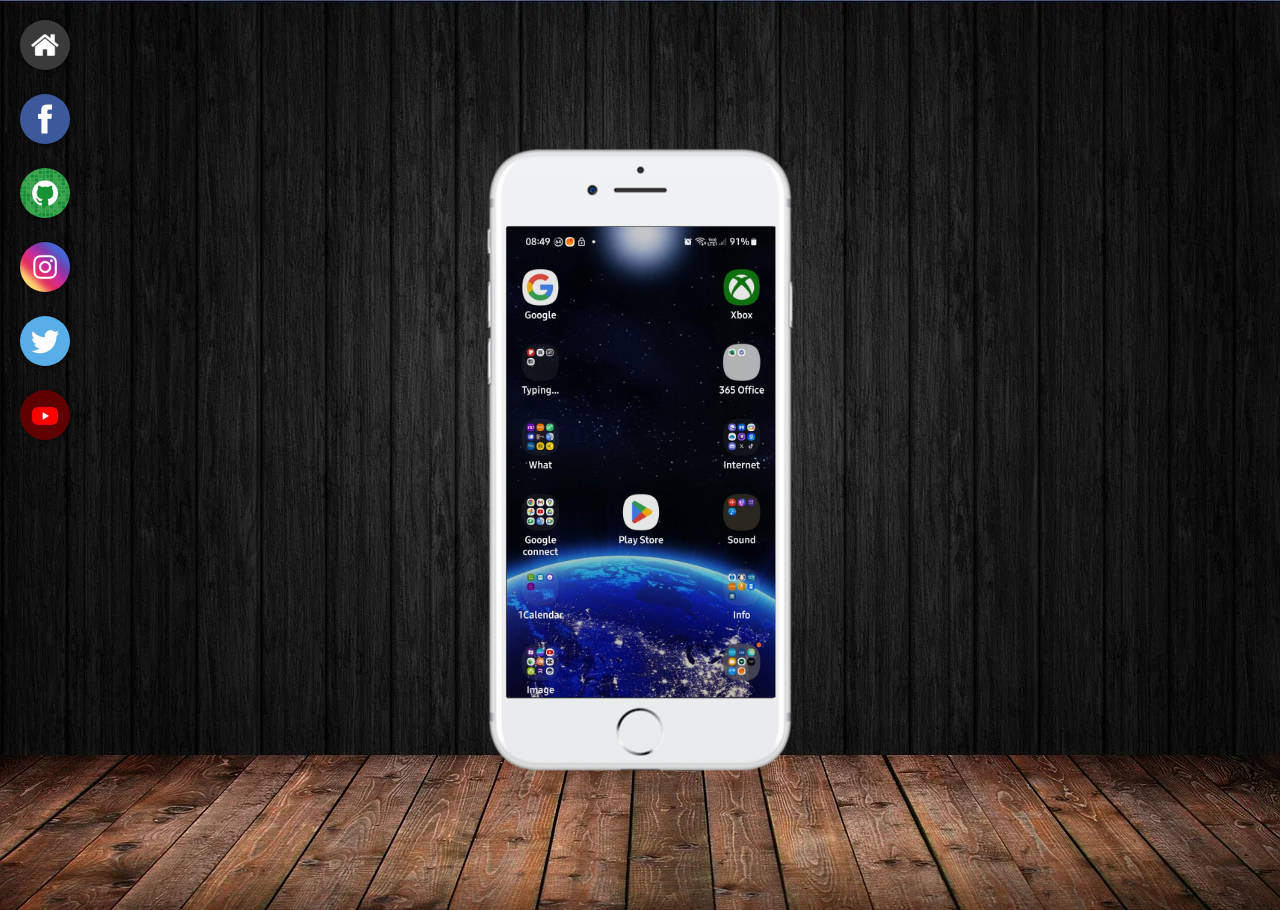
<file: index.html>
<!DOCTYPE html>
<html lang="pt-br">
<head>
    <meta charset="UTF-8">
    <meta name="viewport" content="width=device-width, initial-scale=1.0">
    <title>Projeto Redes Sociais</title>
    <link rel="shortcut icon" href="imagens/favico.png" type="image/x-icon">
    <link rel="stylesheet" href="Estilos/style.css">
</head>
<body>
    
    <main>
        <section id="telefone">
            <iframe src="home.html" name="tela" id="tela" frameborder="0">
                Seu navegador não é compatível com isso. 
            </iframe>
            
        </section>
        <section id="redes-sociais">
            
            <a href="home.html" target="tela"><img src="imagens/logo-home.jpg" alt="Home"></a><br>

            <a href="facebook.html" target="tela"><img src="imagens/logo-facebook.jpg" alt="Facebook"></a><br>

            <a href="github.html" target="tela"><img src="imagens/logo-github.jpg" alt="Github"></a><br>

            <a href="instagram.html" target="tela"><img src="imagens/logo-instagram.jpg" alt="Instagram"></a><br>

            <a href="twitter.html" target="tela"><img src="imagens/logo-twitter.jpg" alt="Twitter"></a><br>

            <a href="youtube.html" target="tela"><img src="imagens/logo-youtube.jpg" alt="Youtube"></a>
        </section>
    </main>
    
</body>
</html>
</file>
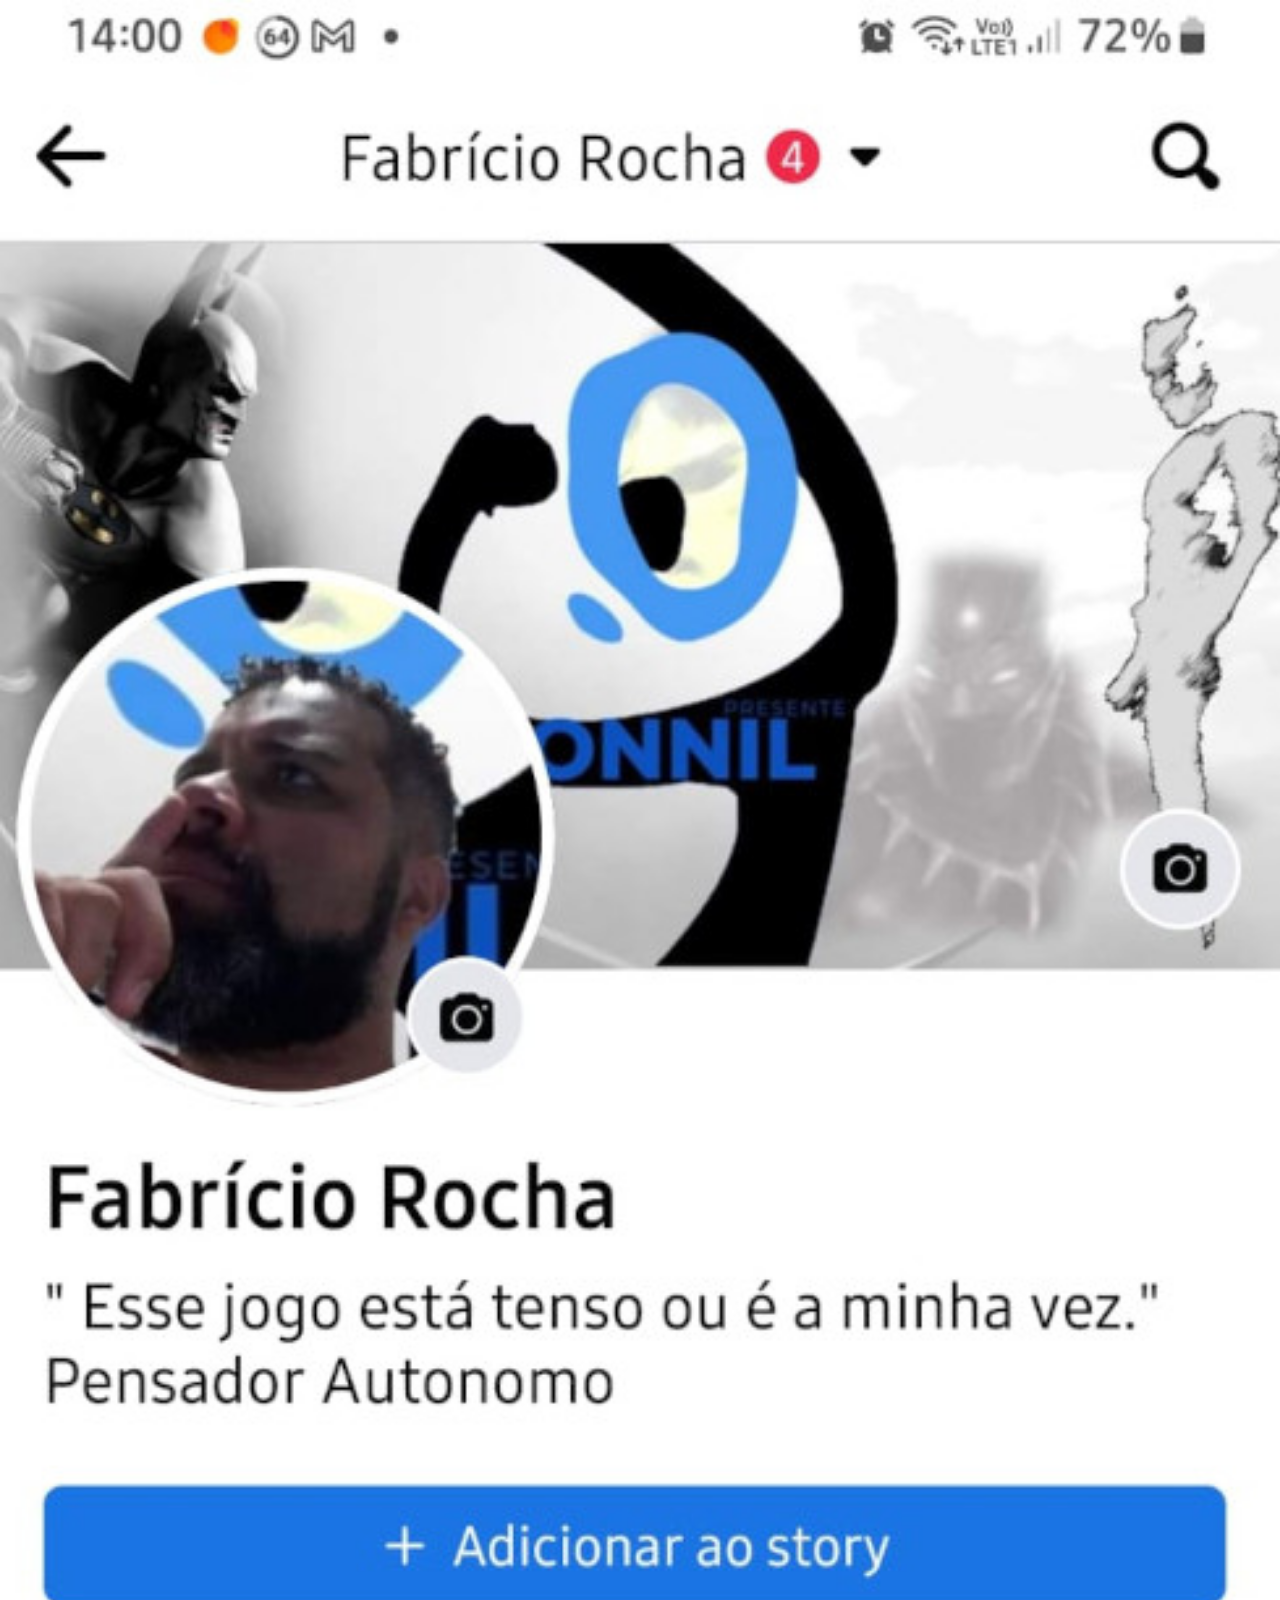
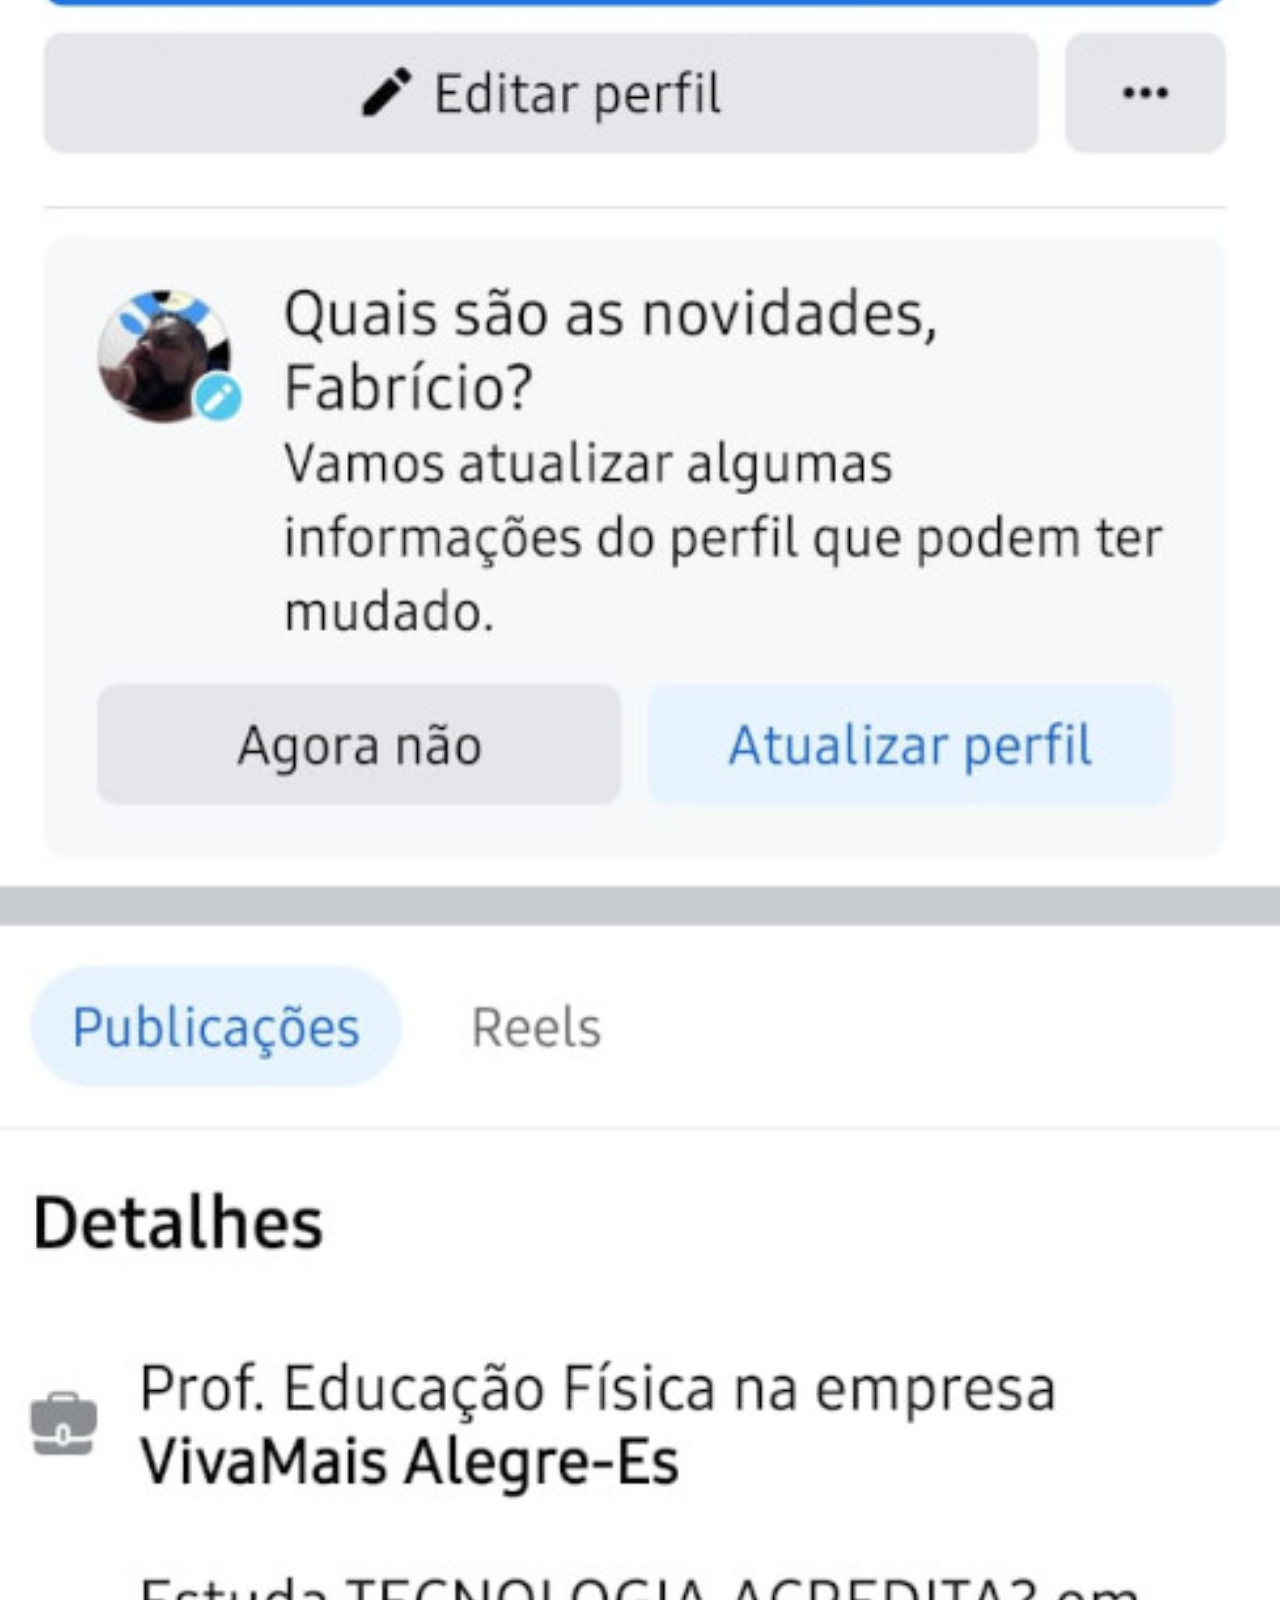
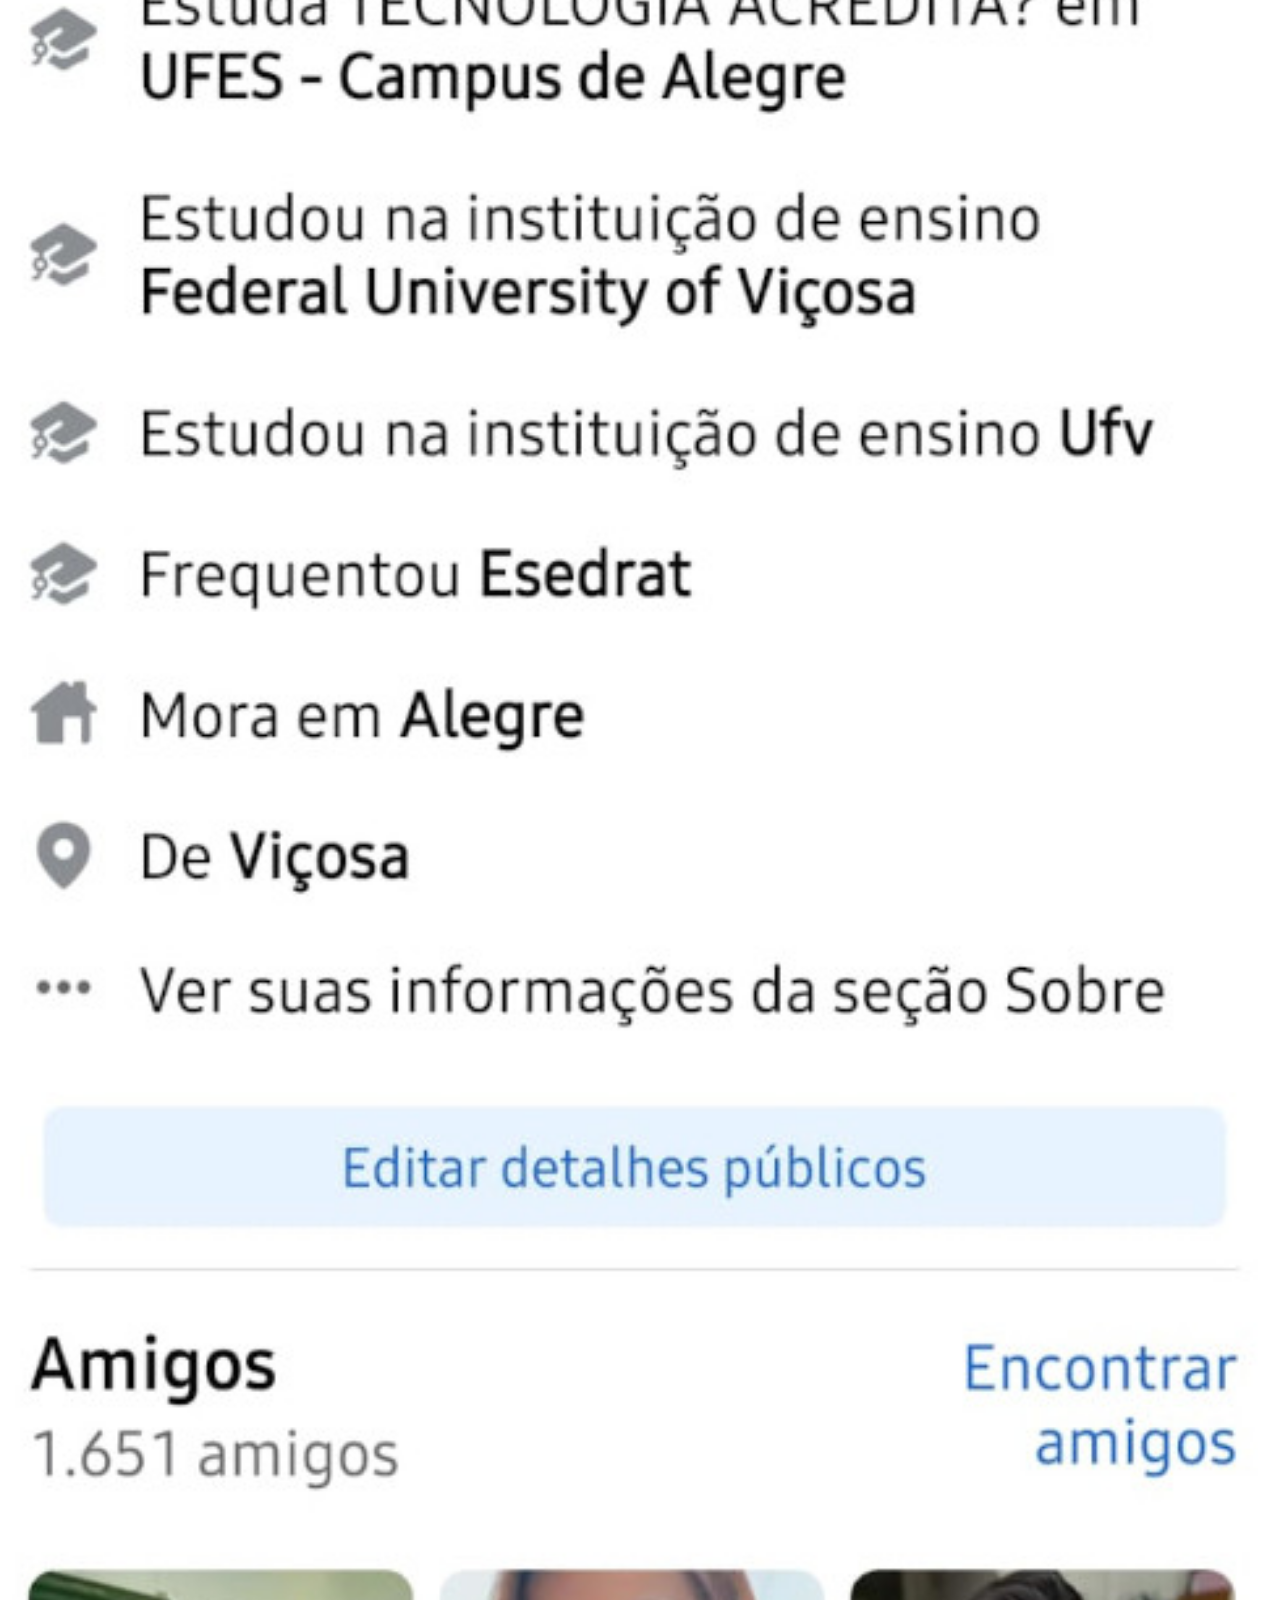
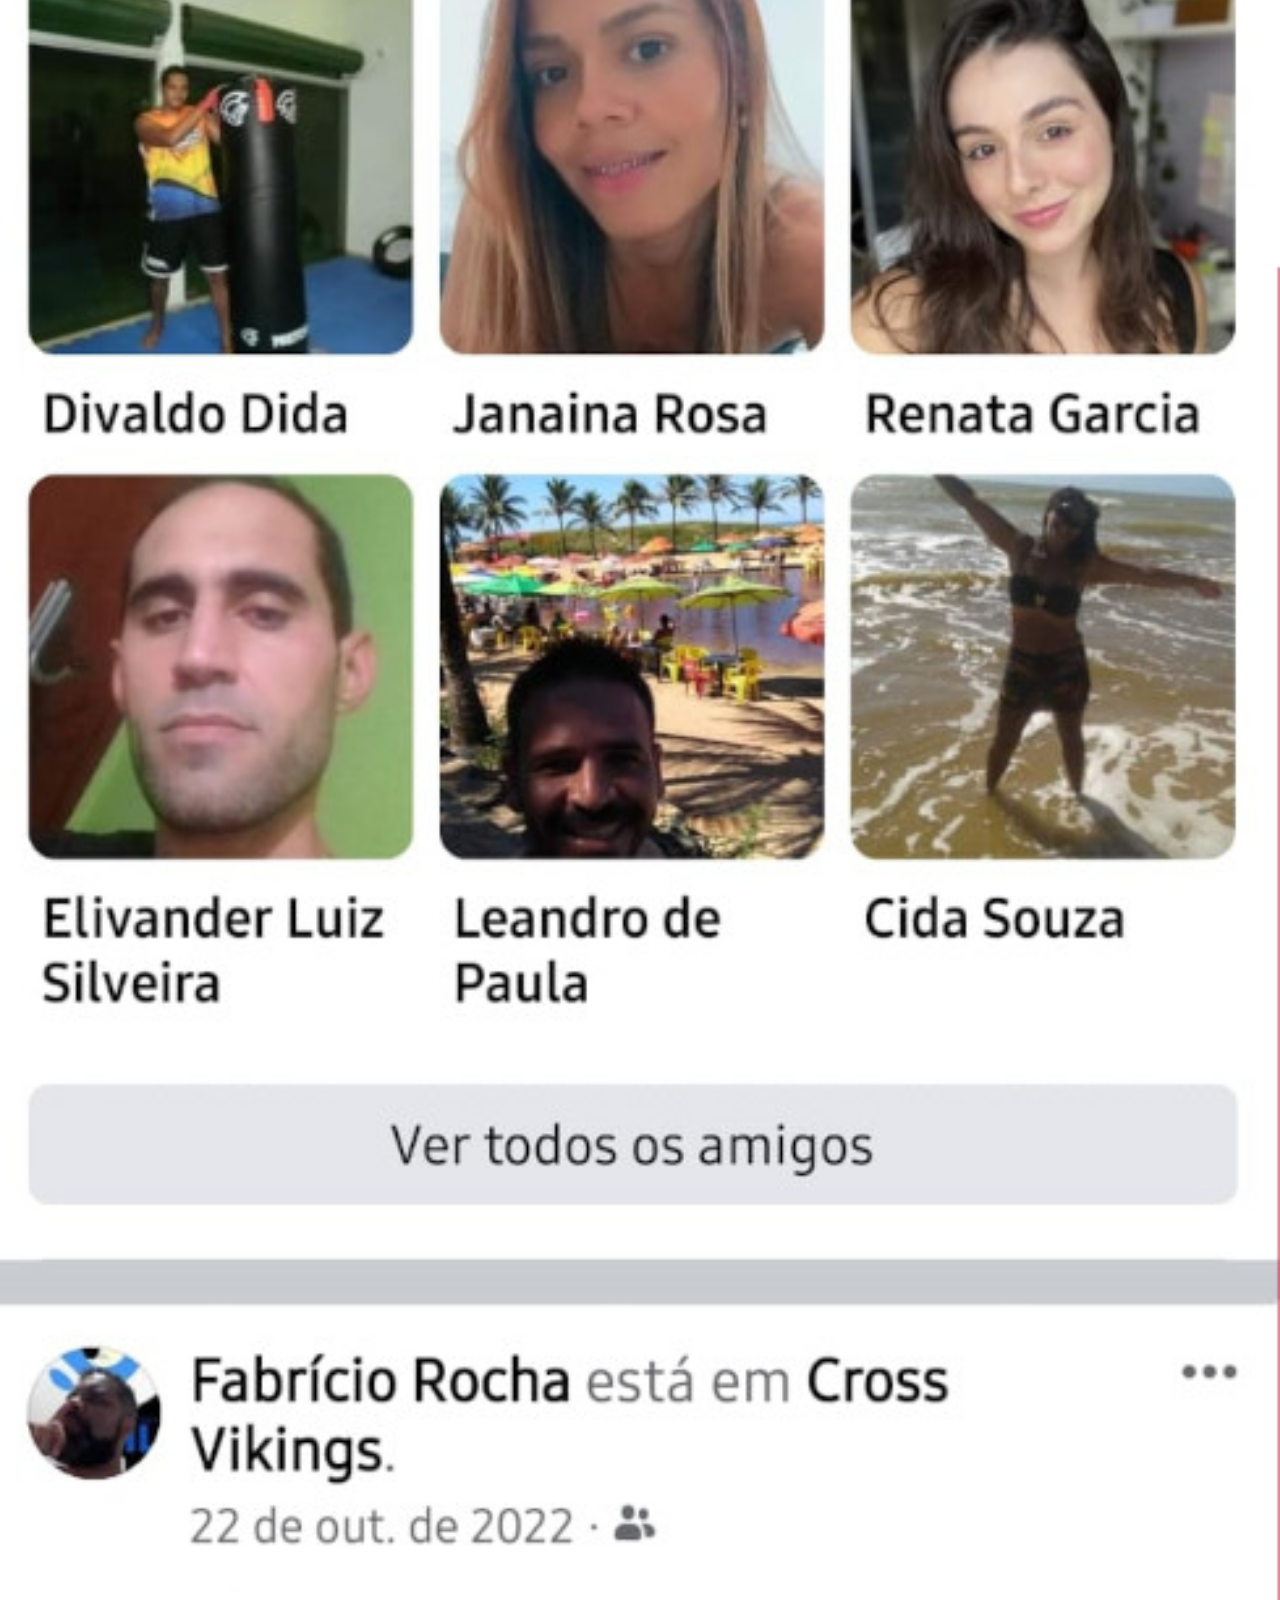
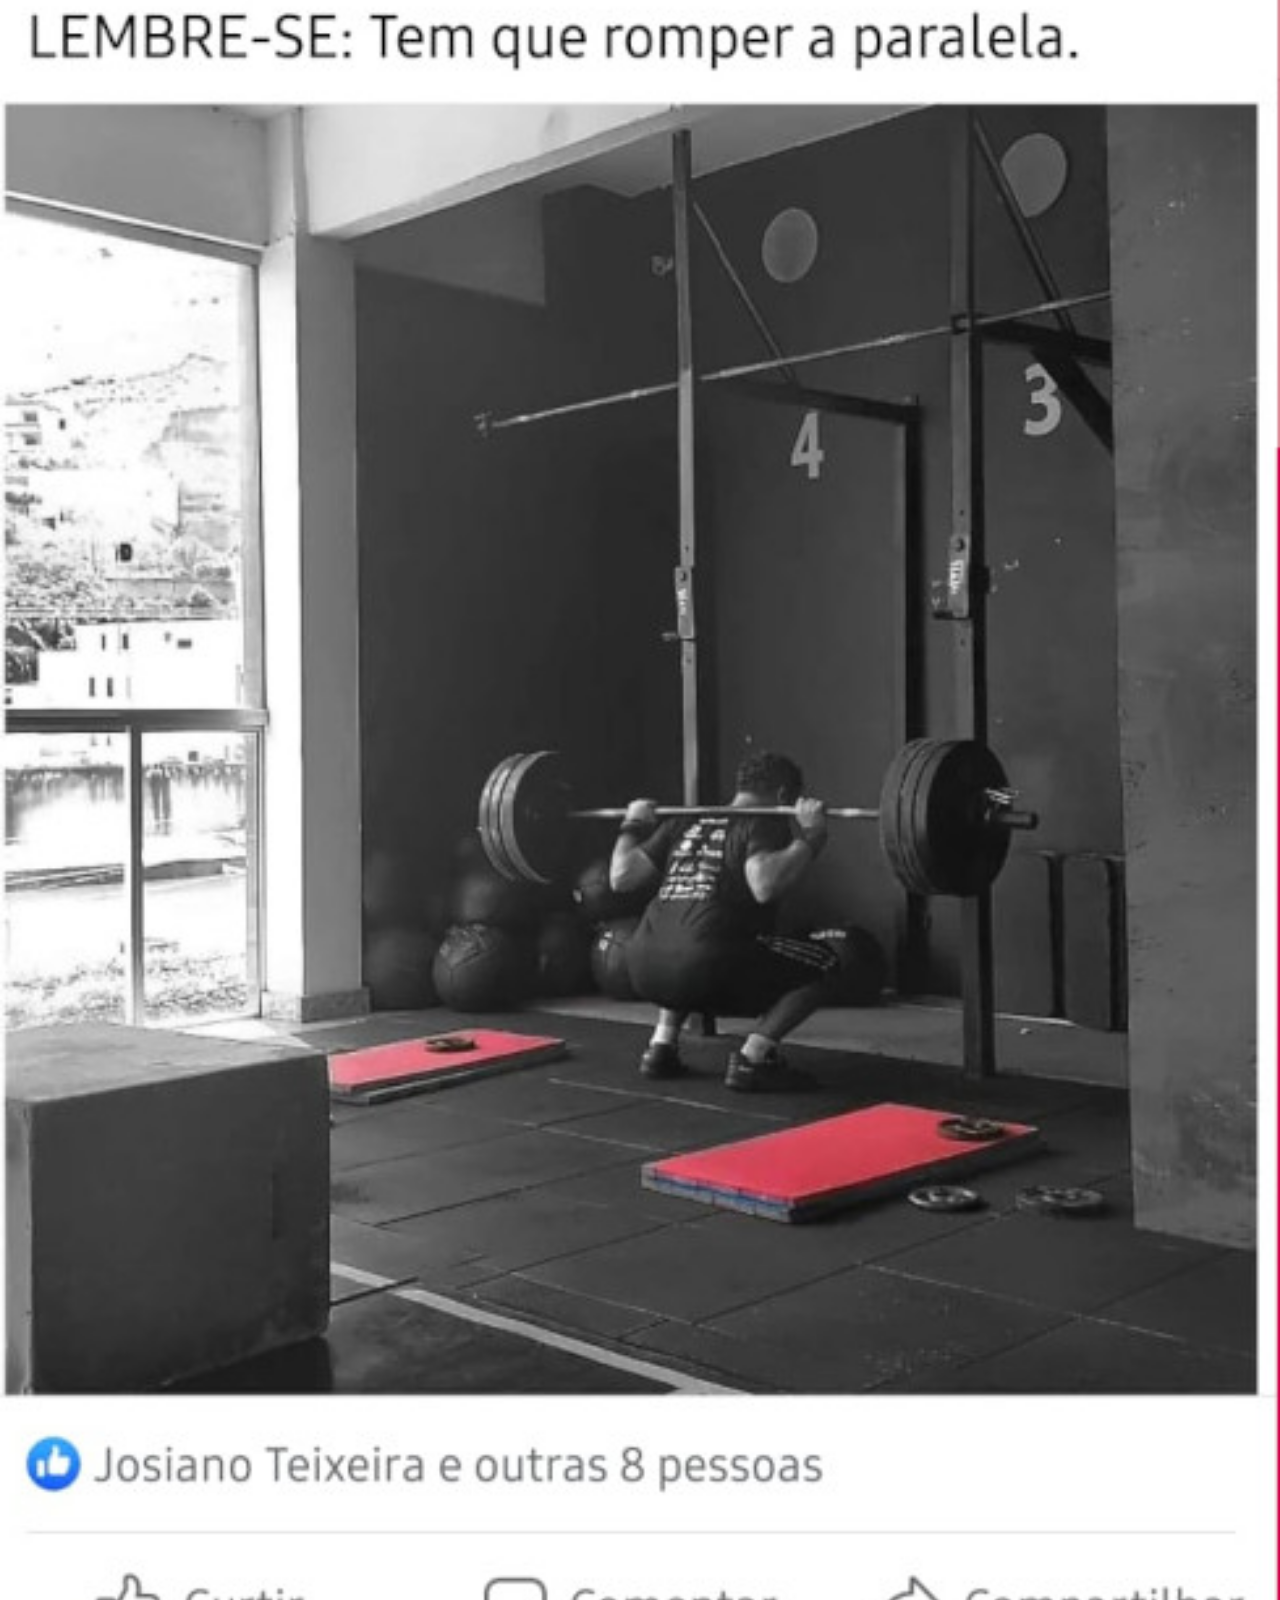
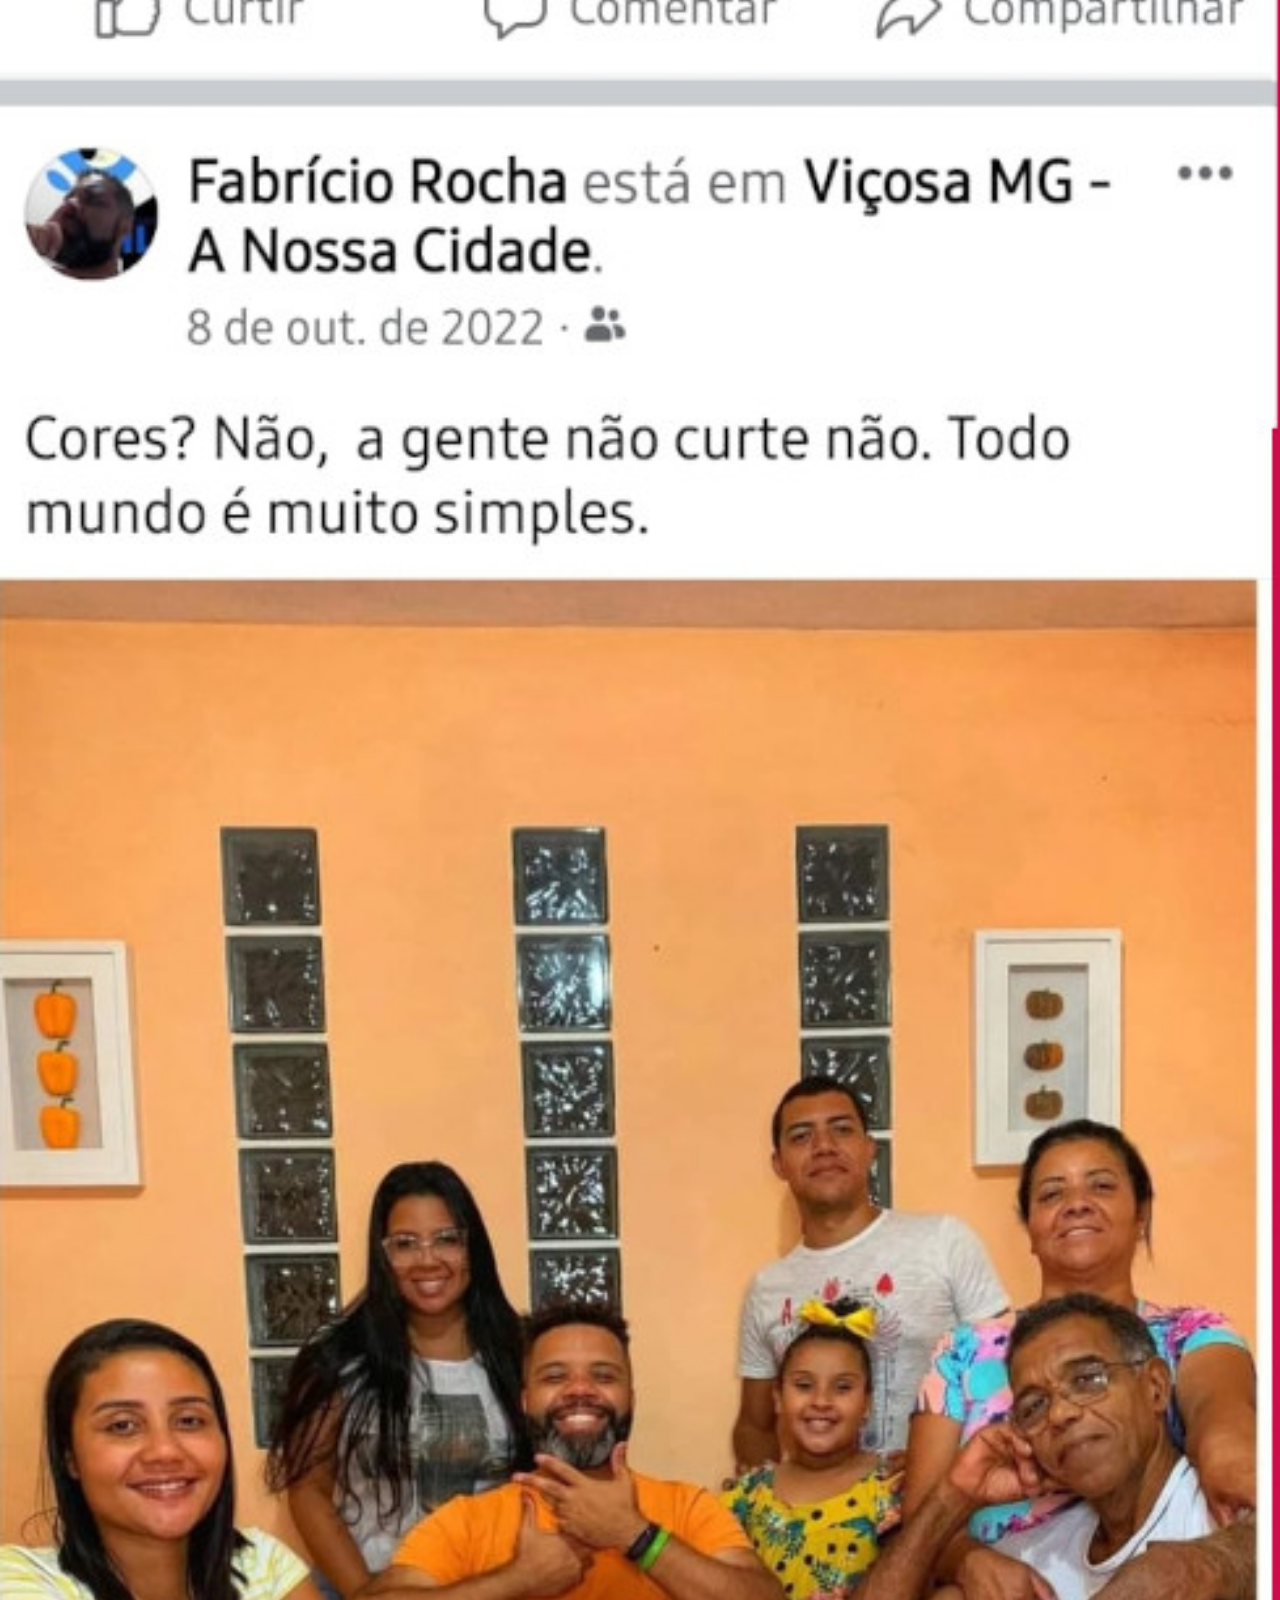
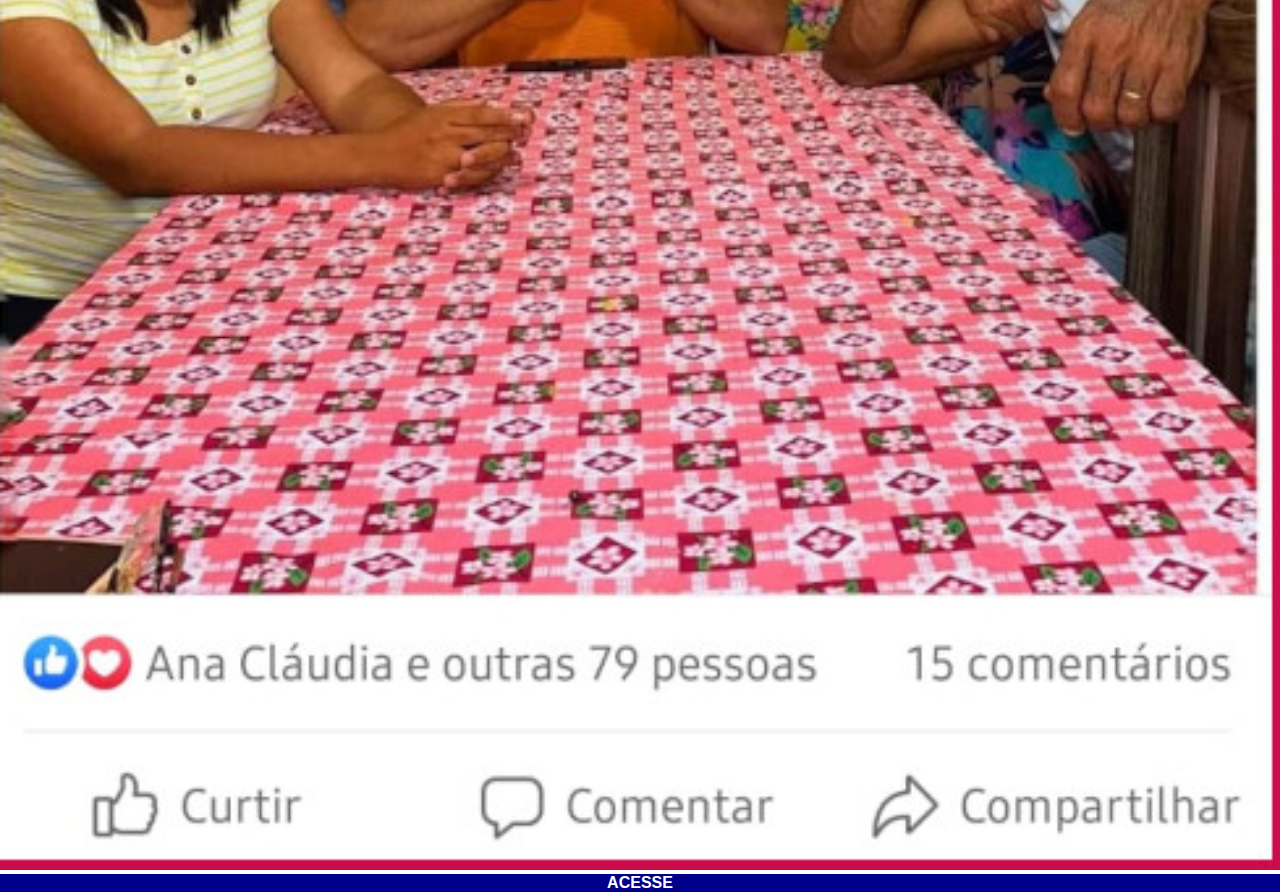
<file: facebook.html>
<!DOCTYPE html>
<html lang="pt-br">
<head>
    <meta charset="UTF-8">
    <meta name="viewport" content="width=device-width, initial-scale=1.0">
    <title>facebook</title>
    <link rel="stylesheet" href="Estilos/social.css">
</head>

<body>
    <img src="imagens/tela-facebook2.jpg" alt="facebook">
    <a href="https://www.facebook.com/fabricio.rocha.102/?locale=pt_BR" target="_blank">ACESSE</a>
</body>
</html>
</file>
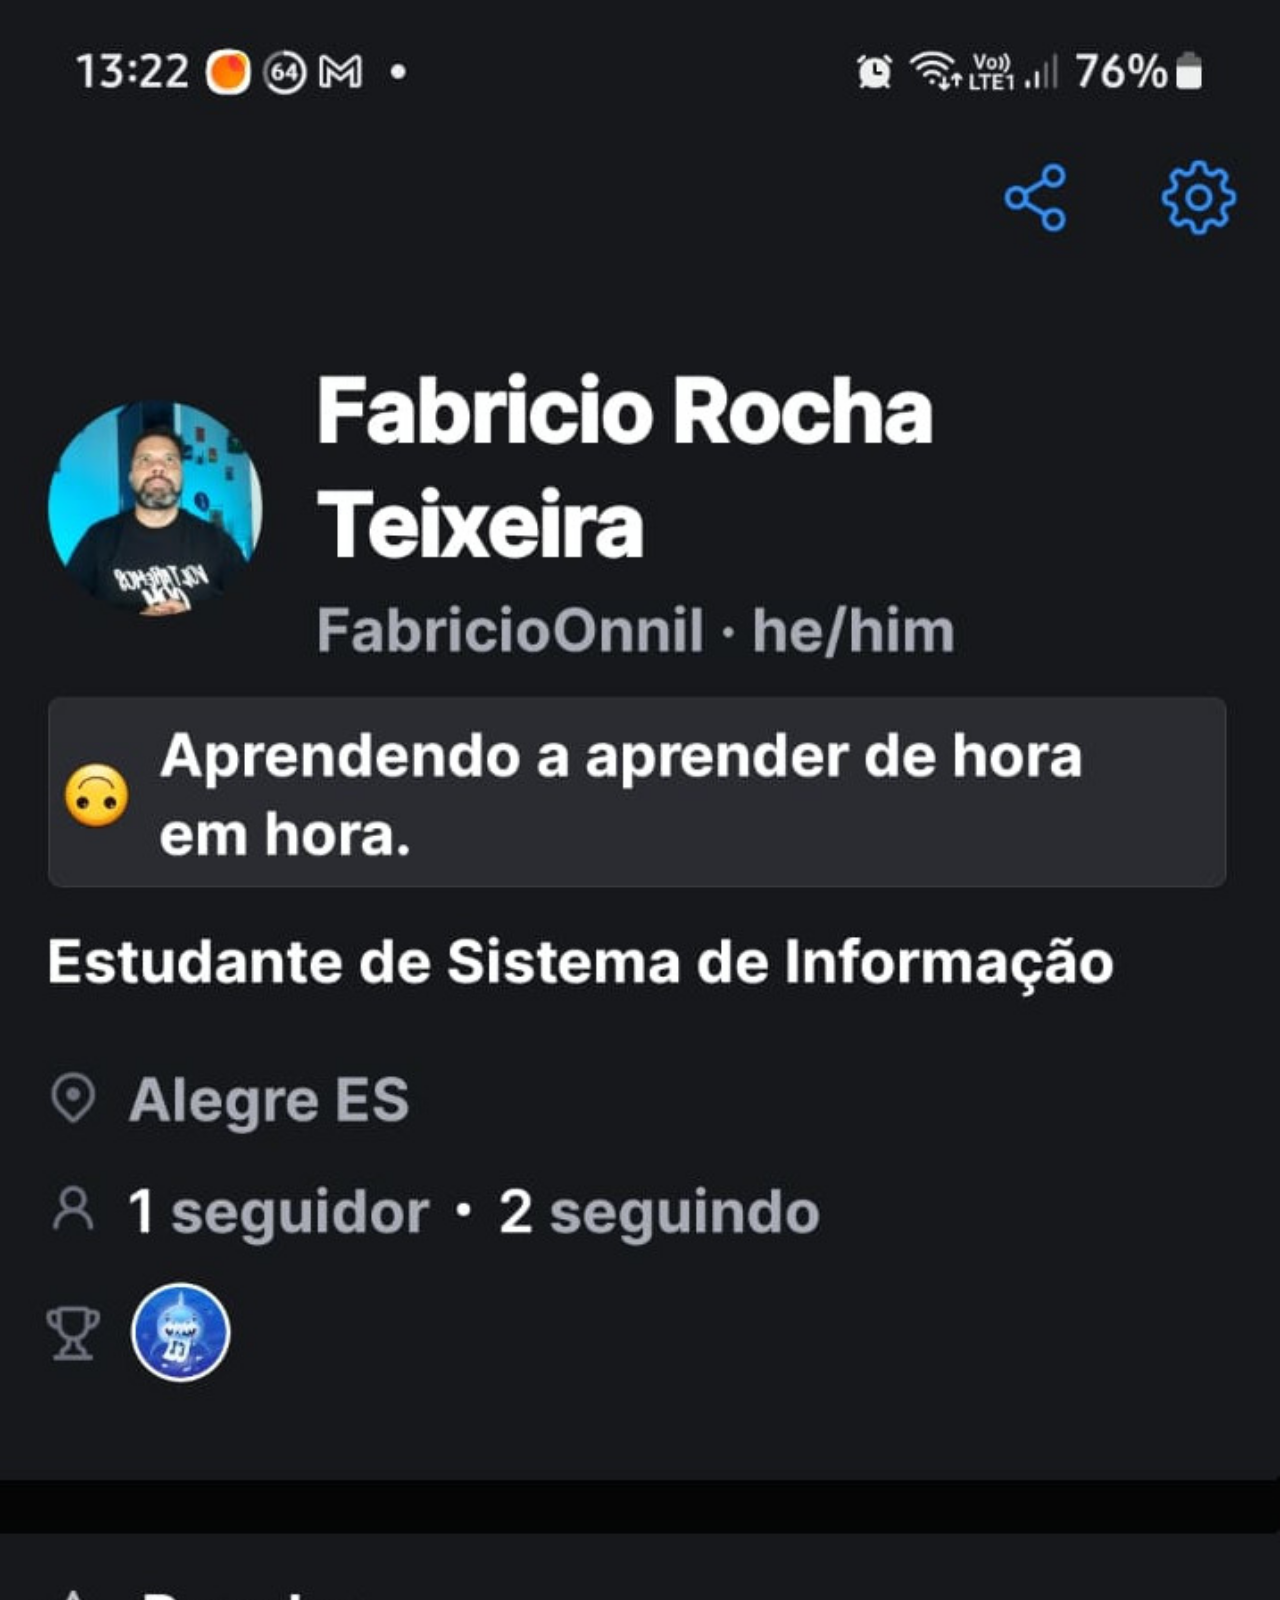
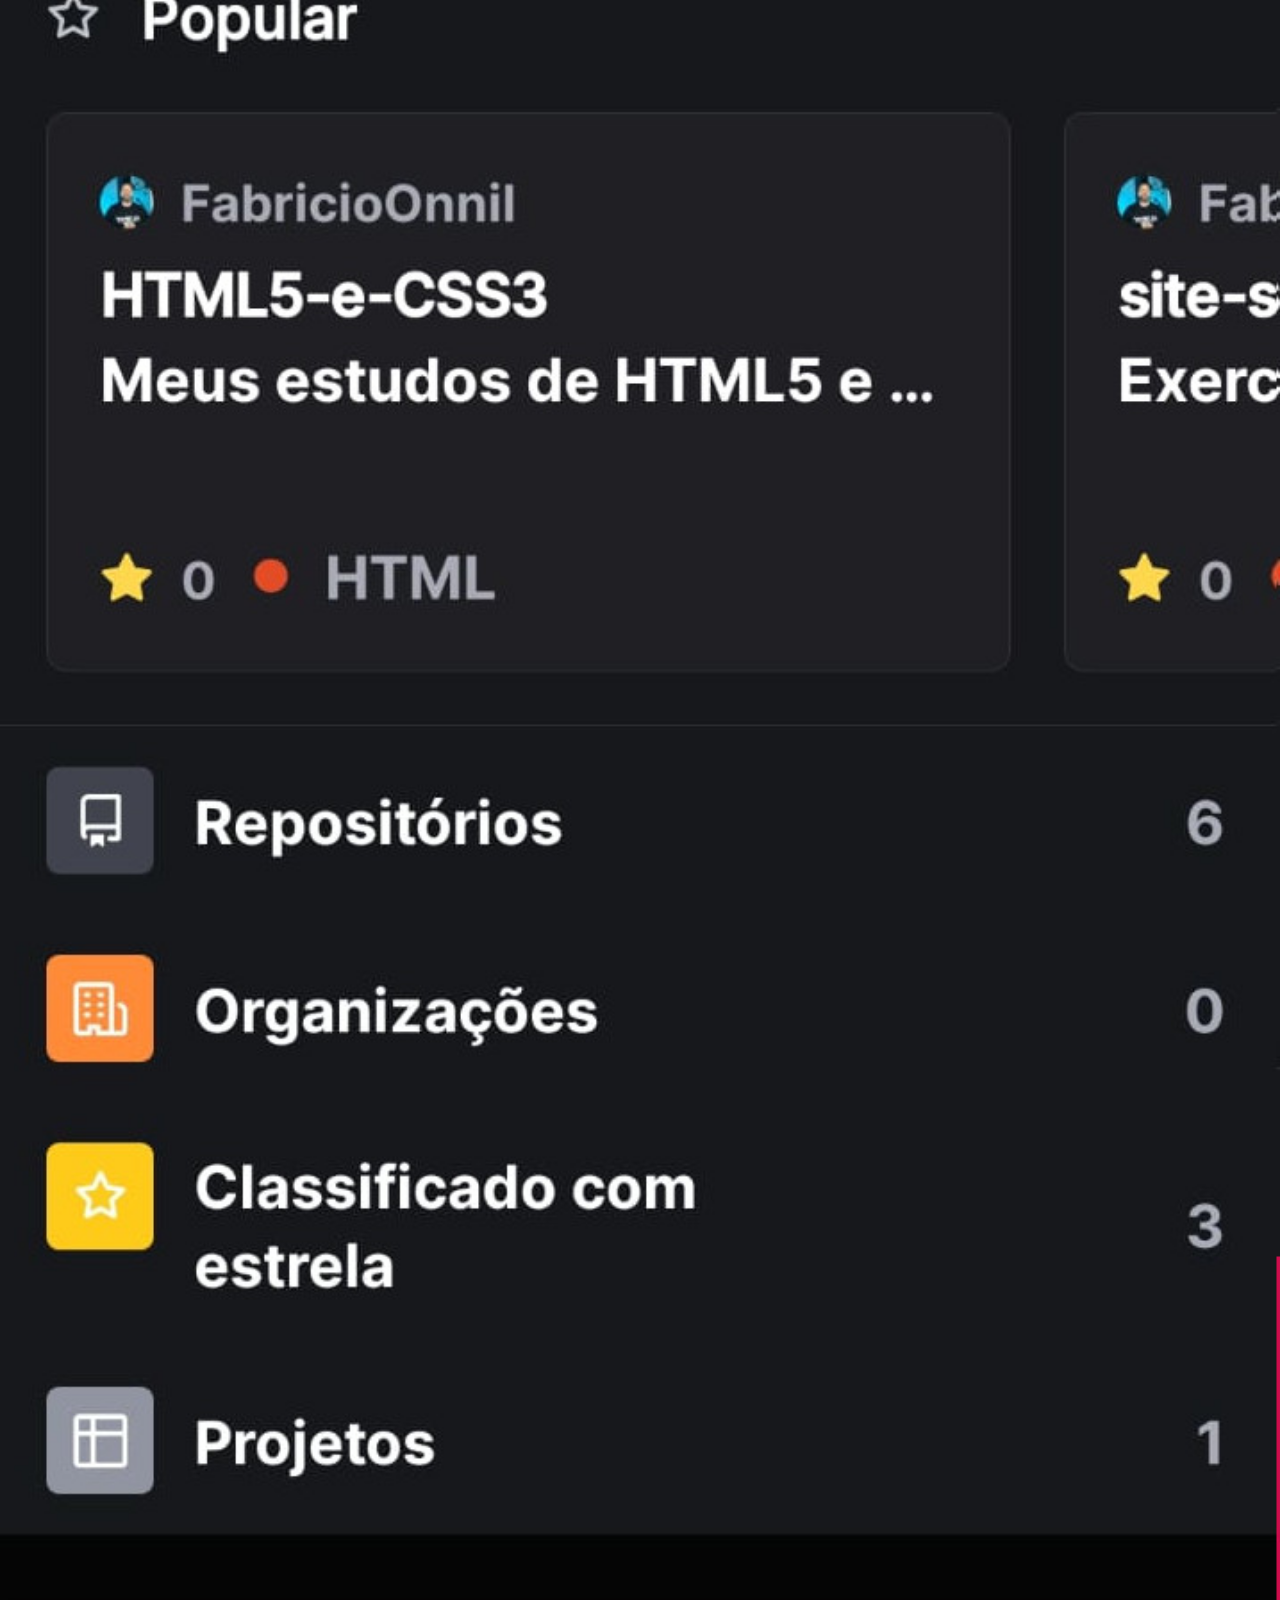
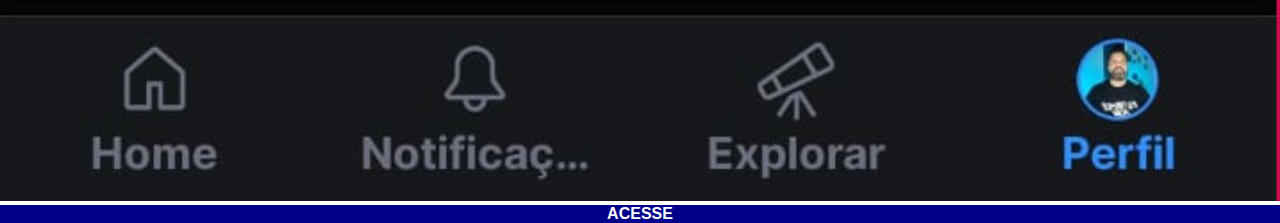
<file: github.html>
<!DOCTYPE html>
<html lang="pt-br">
<head>
    <meta charset="UTF-8">
    <meta name="viewport" content="width=device-width, initial-scale=1.0">
    <title>github</title>
    <link rel="stylesheet" href="Estilos/social.css">
</head>

<body>
    <img src="imagens/tela-github2.jpg" alt="github">
    <a href="https://github.com/FabricioOnnil" target="_blank">ACESSE</a>
</body>
</html>
</file>
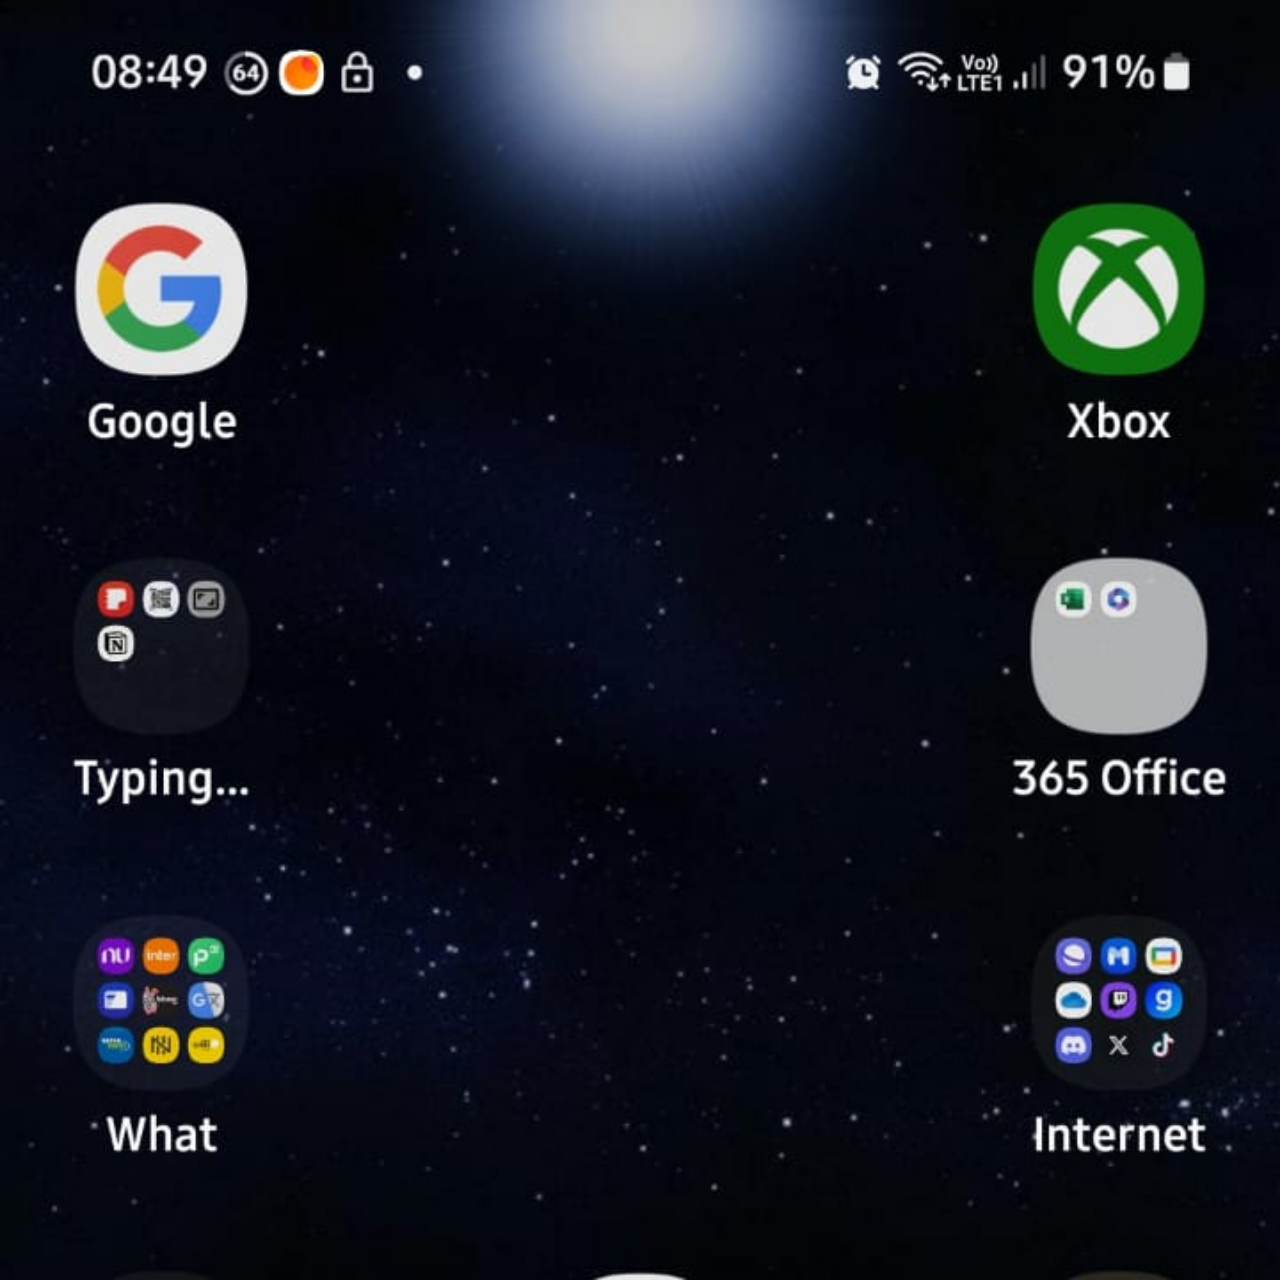
<file: home.html>
<!DOCTYPE html>
<html lang="pt-br">
<head>
    <meta charset="UTF-8">
    <meta name="viewport" content="width=device-width, initial-scale=1.0">
    <title>HOME</title>
</head>
<style>
    * {
        margin: 0px;
        padding: 0px;        
    }
    body {
        width: 100vw;
        height: 100vw;
        background: black url('imagens/tela-home-2.jpg') no-repeat top center;
        background-size: cover;
    }
</style>
<body>
    
</body>
</html>
</file>
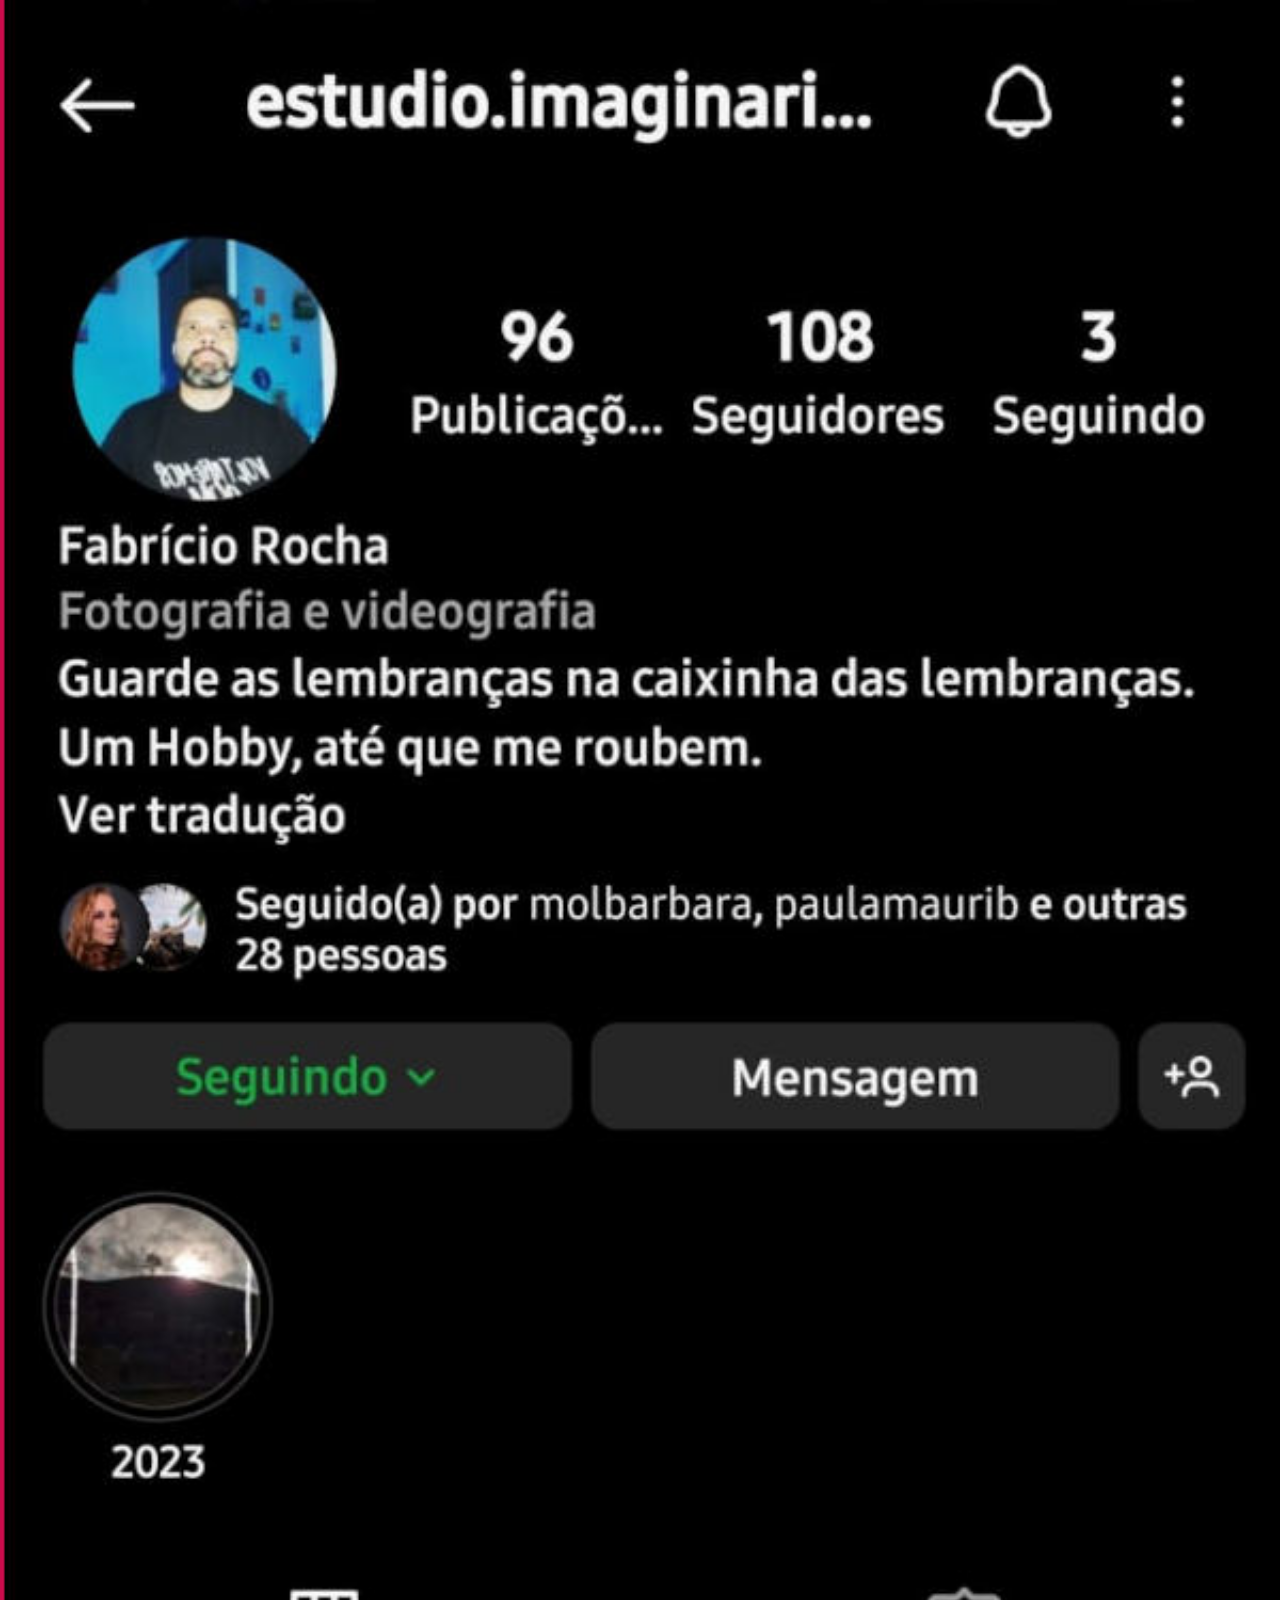
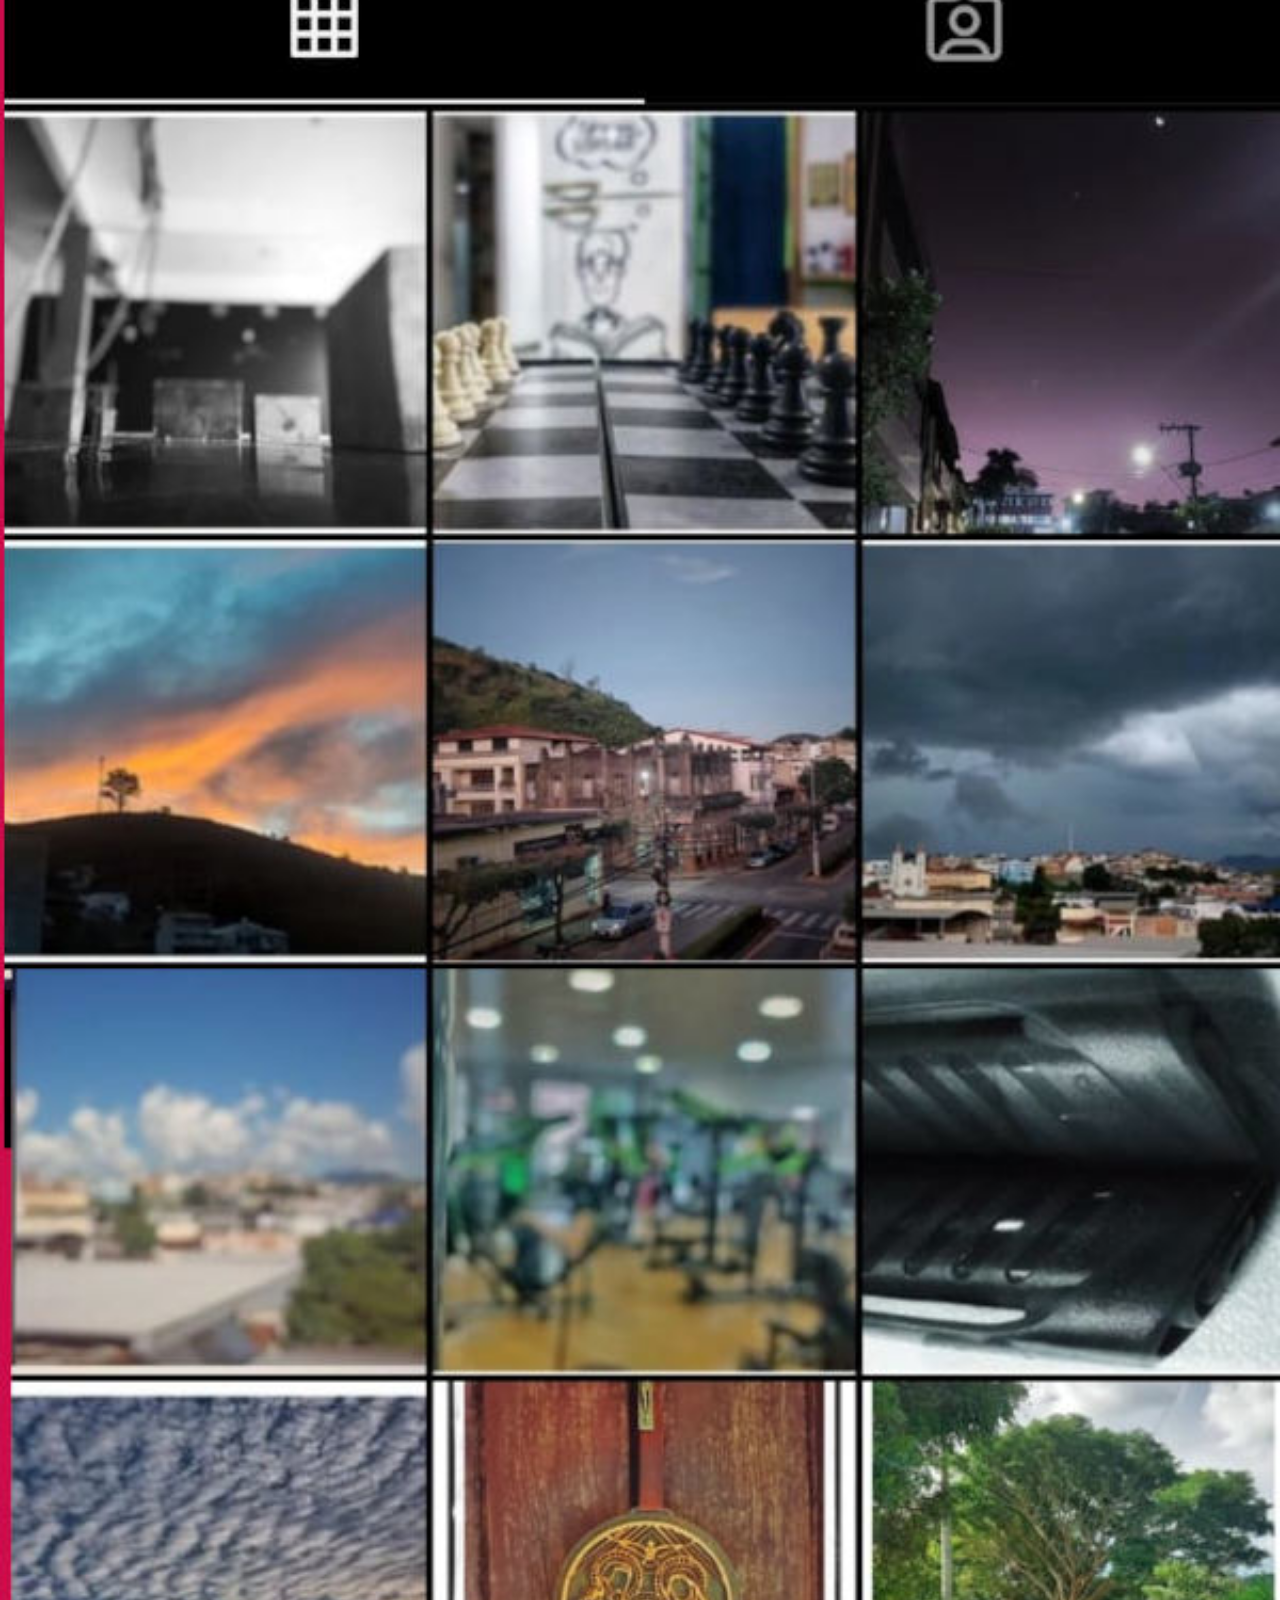
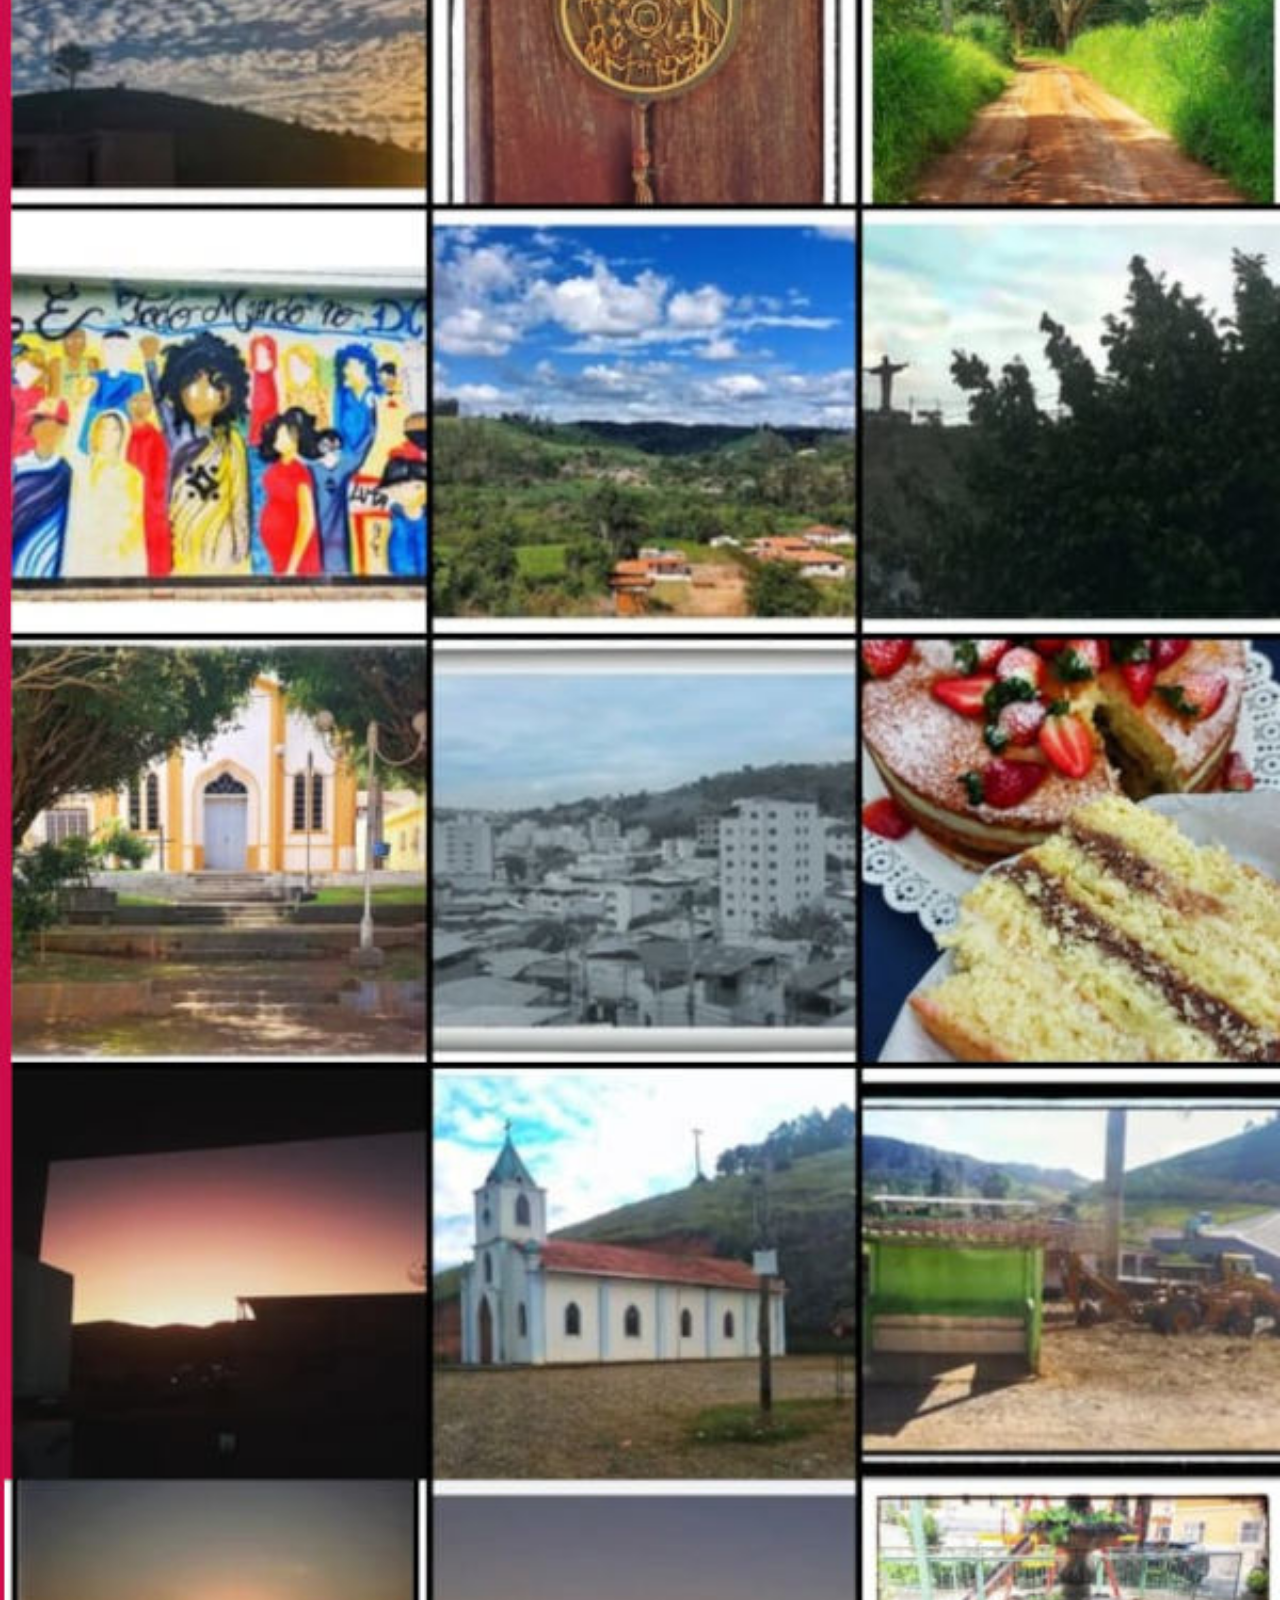
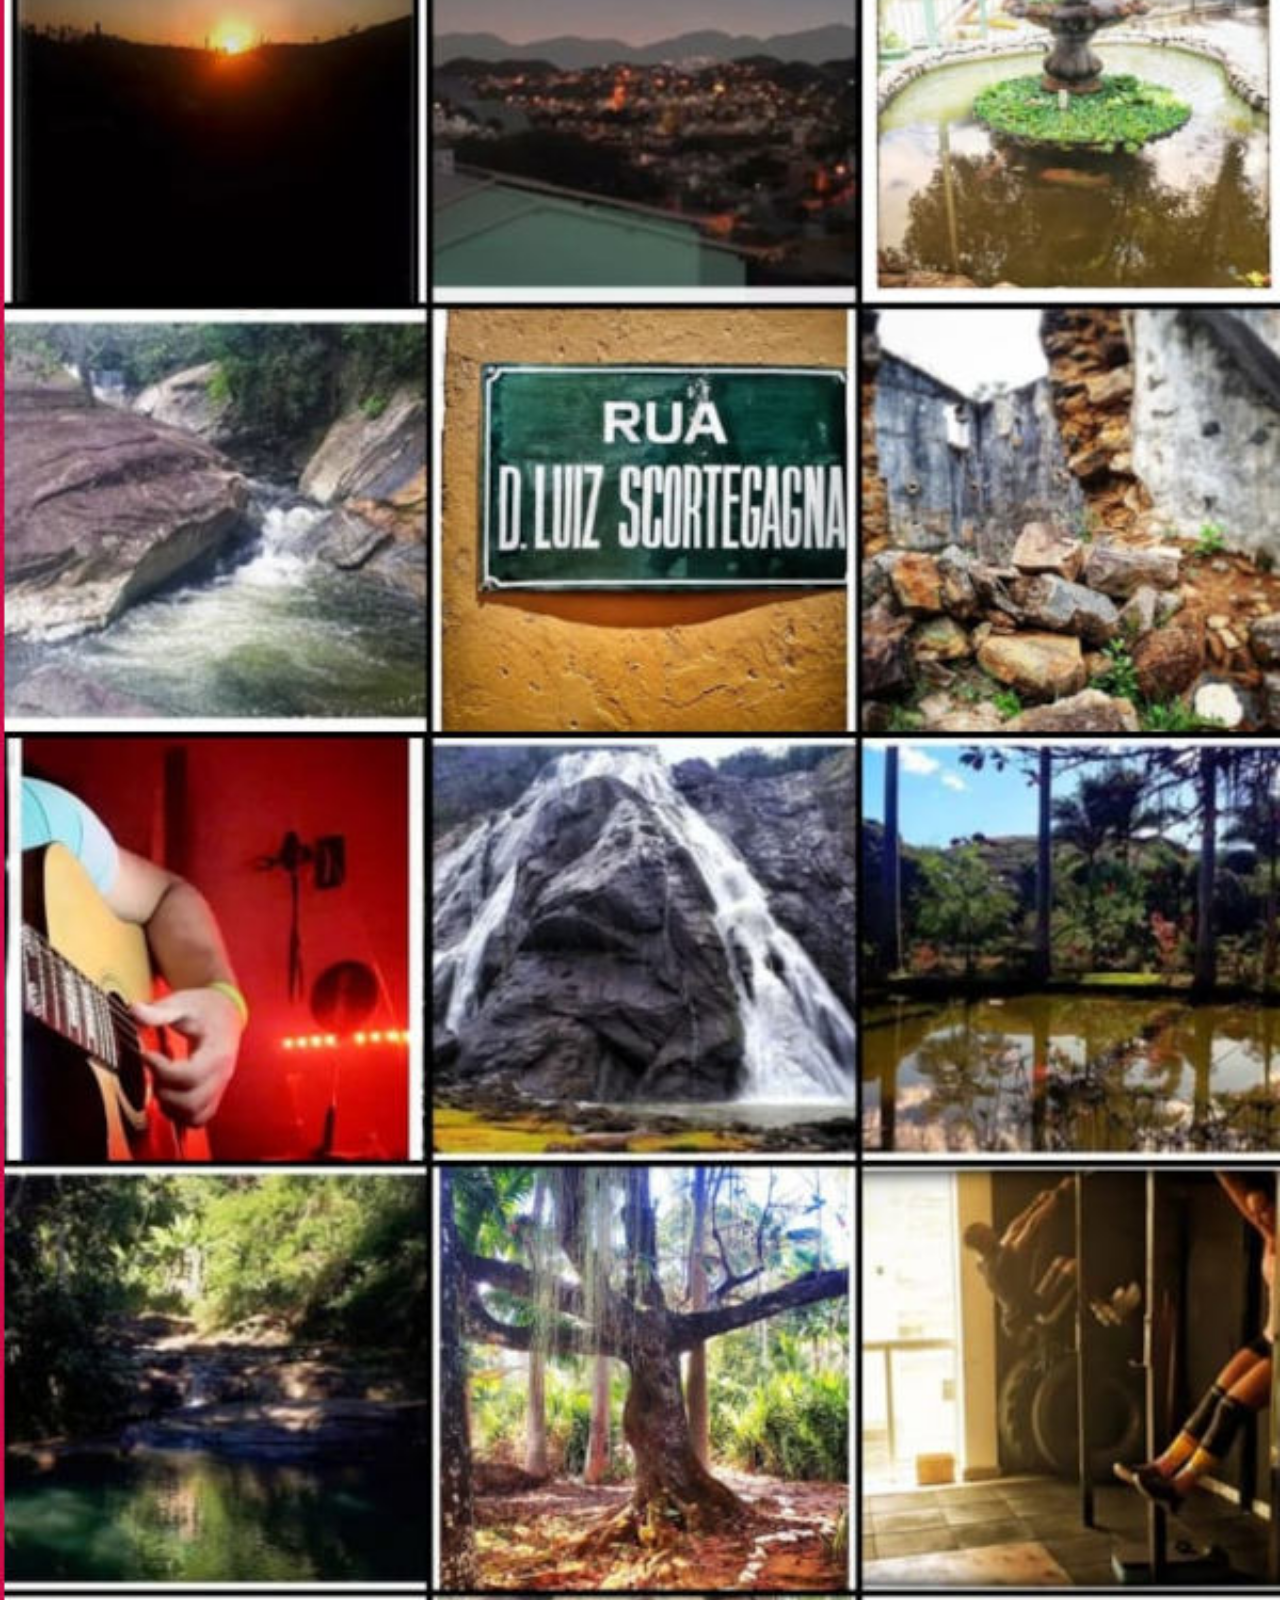
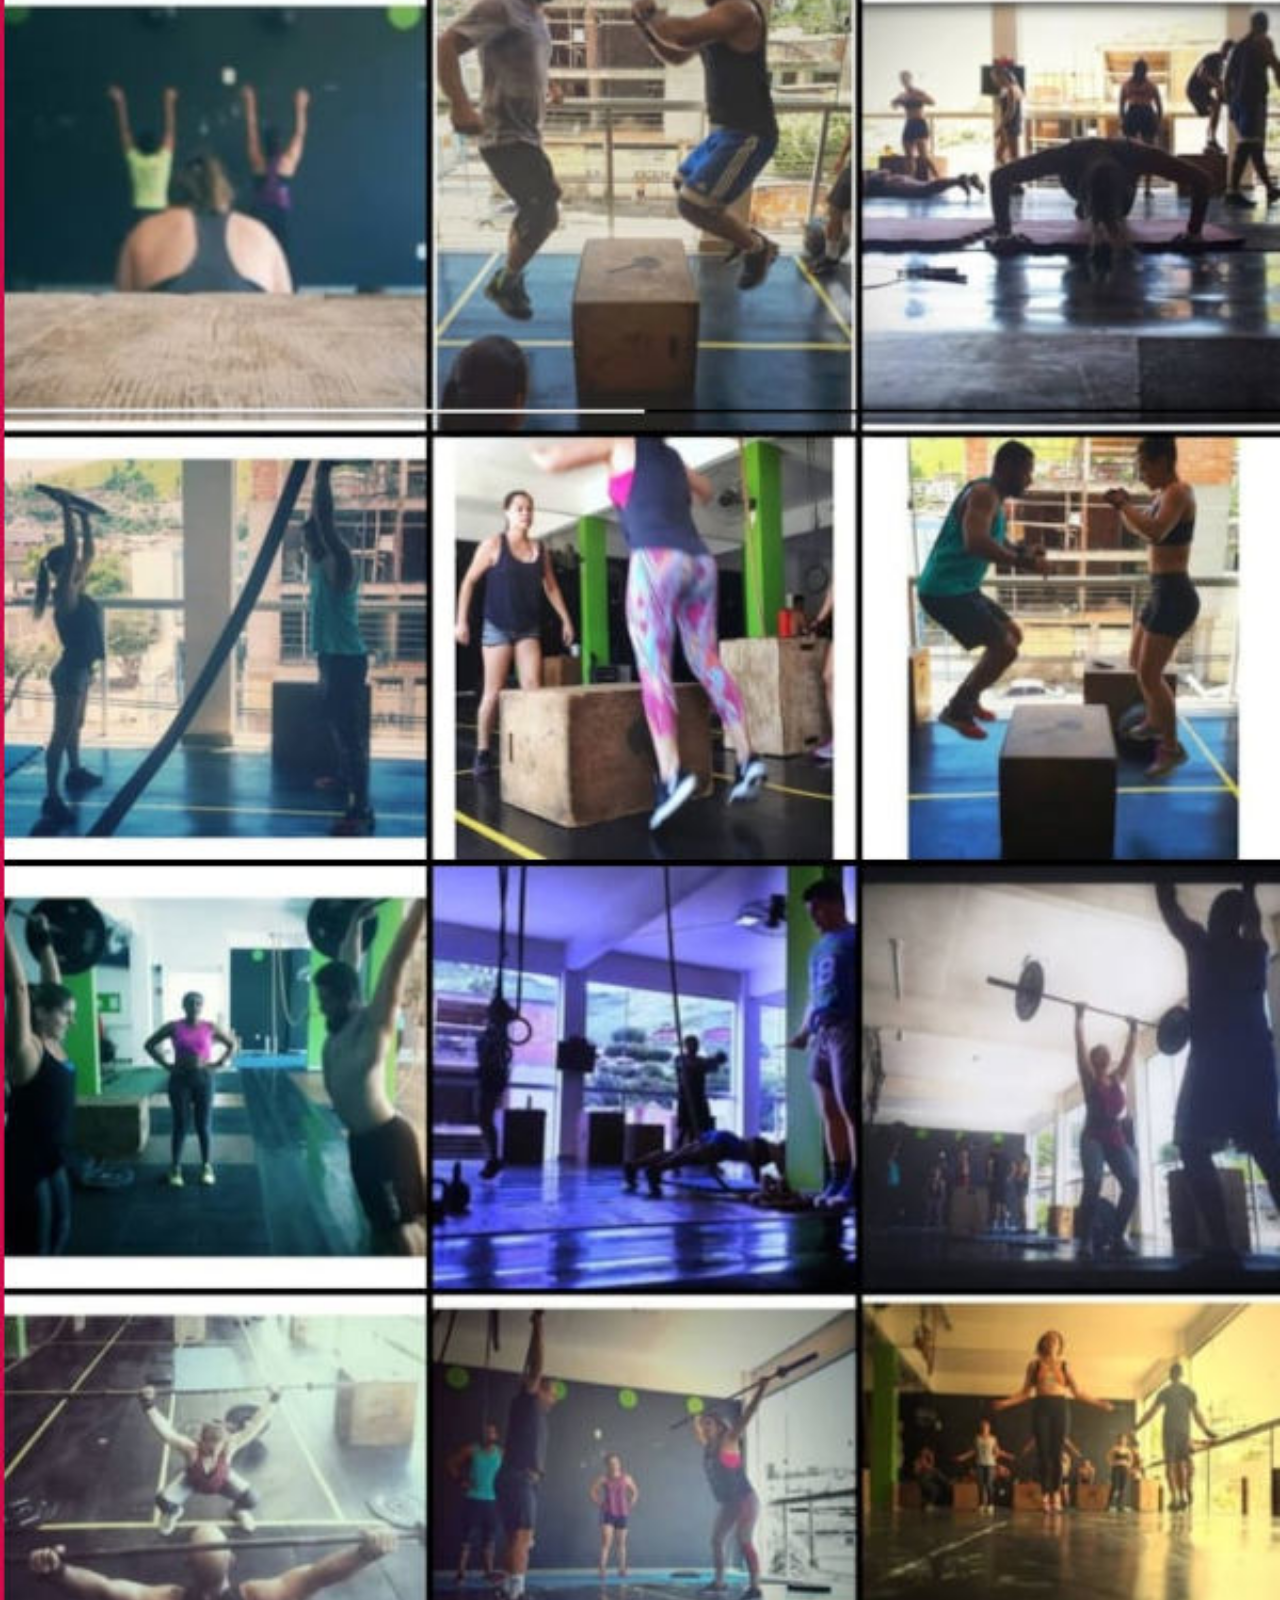
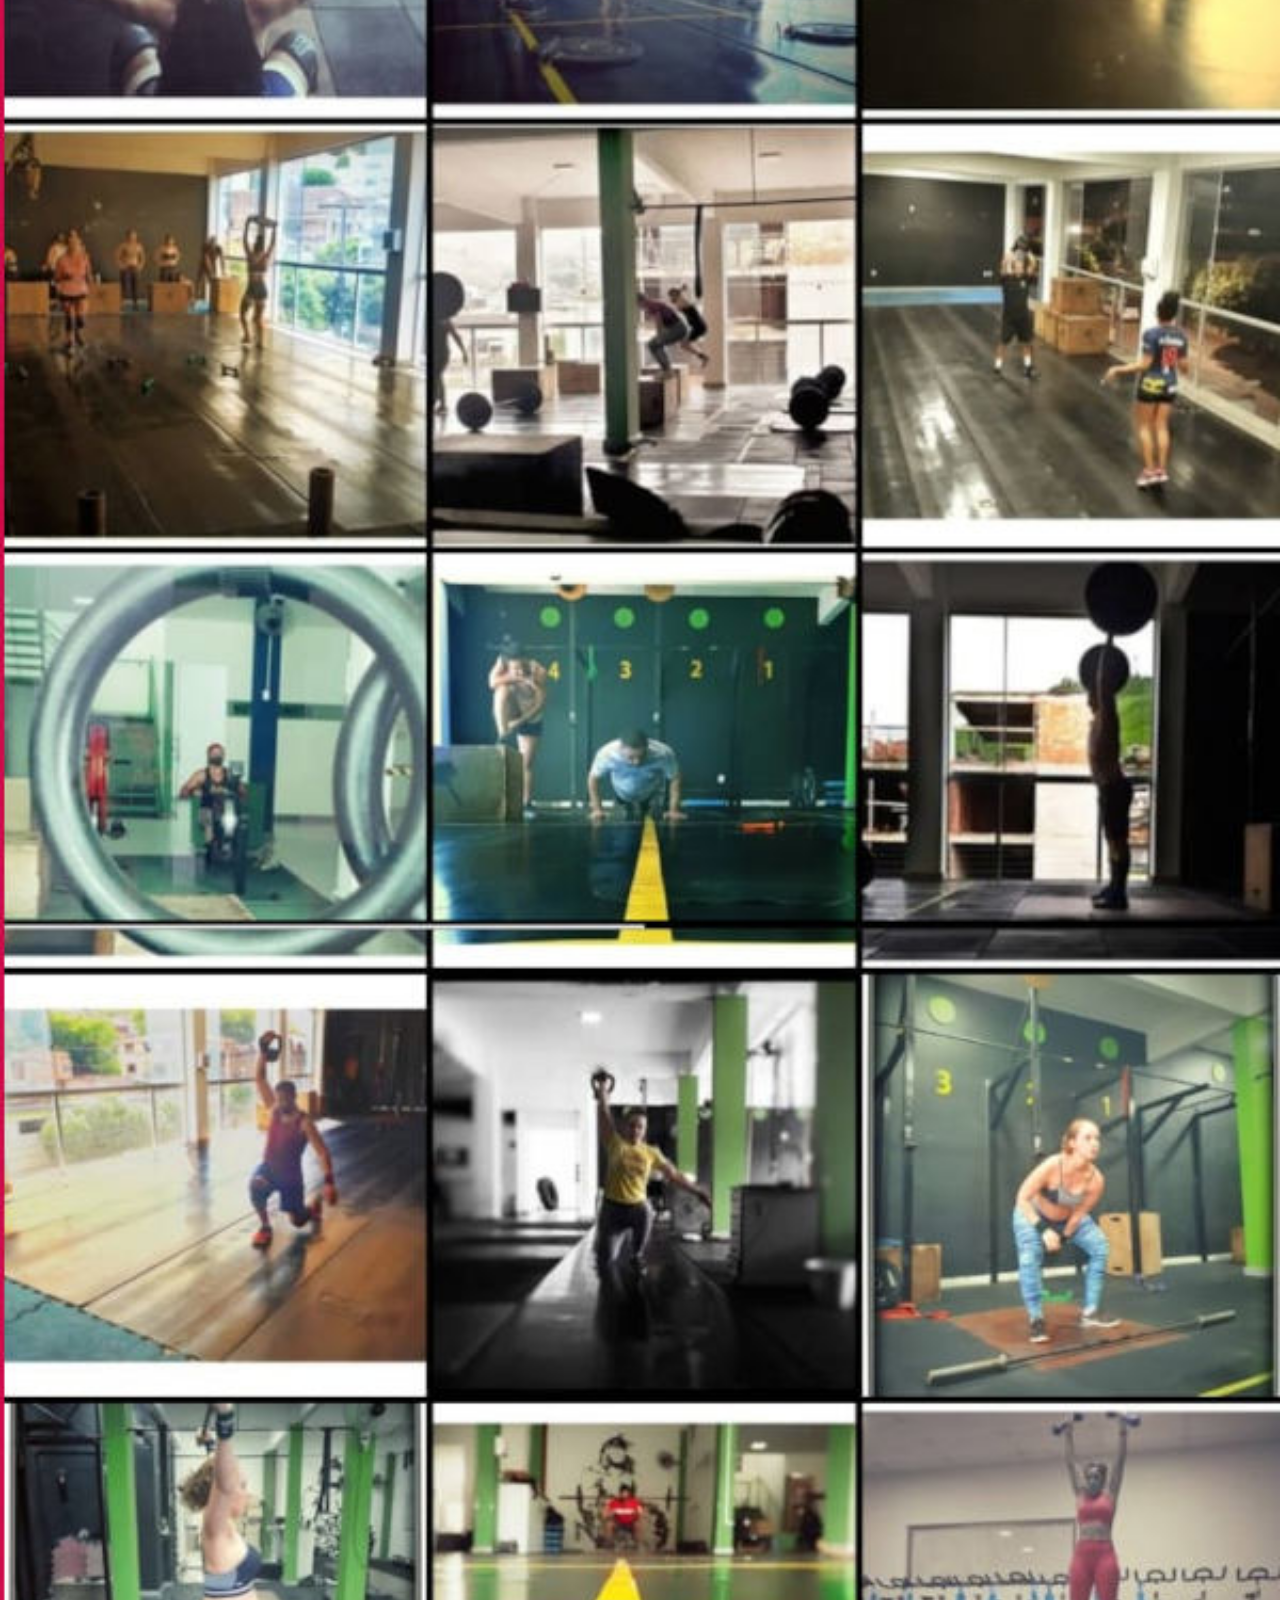
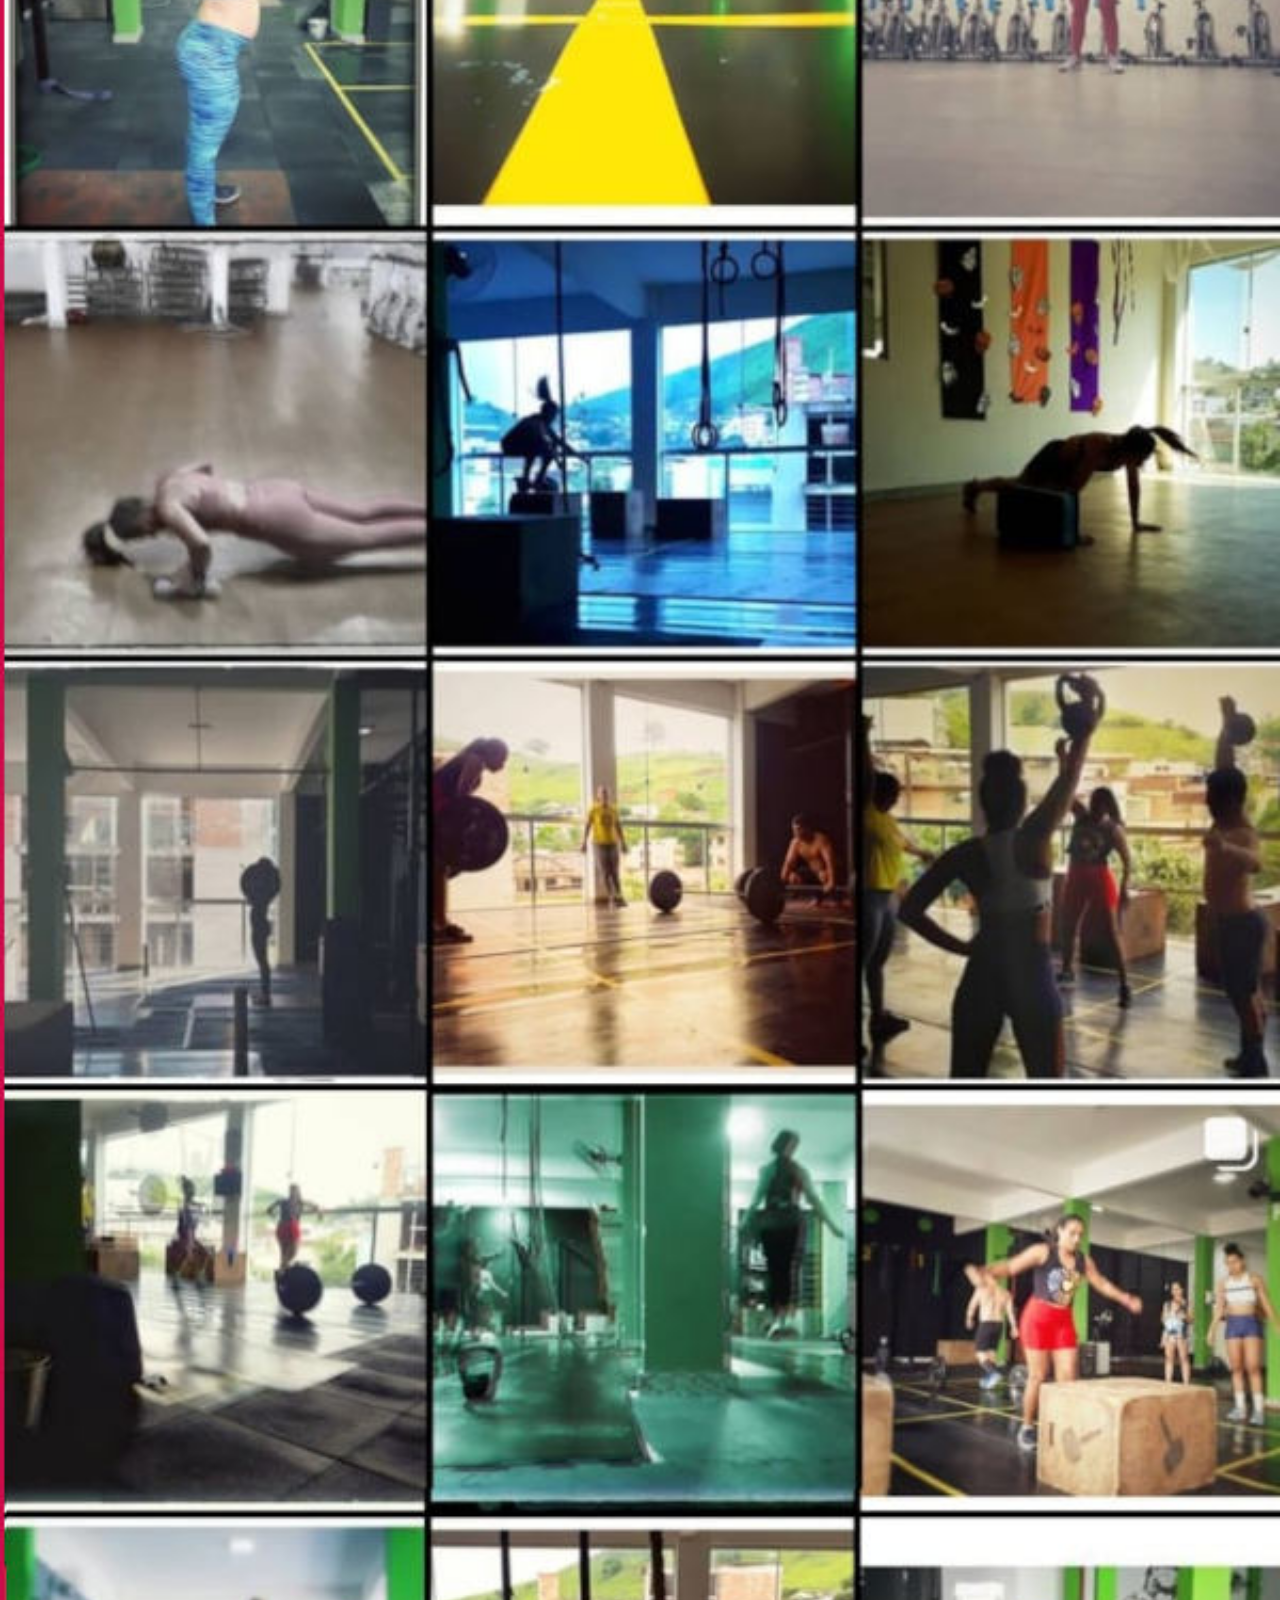
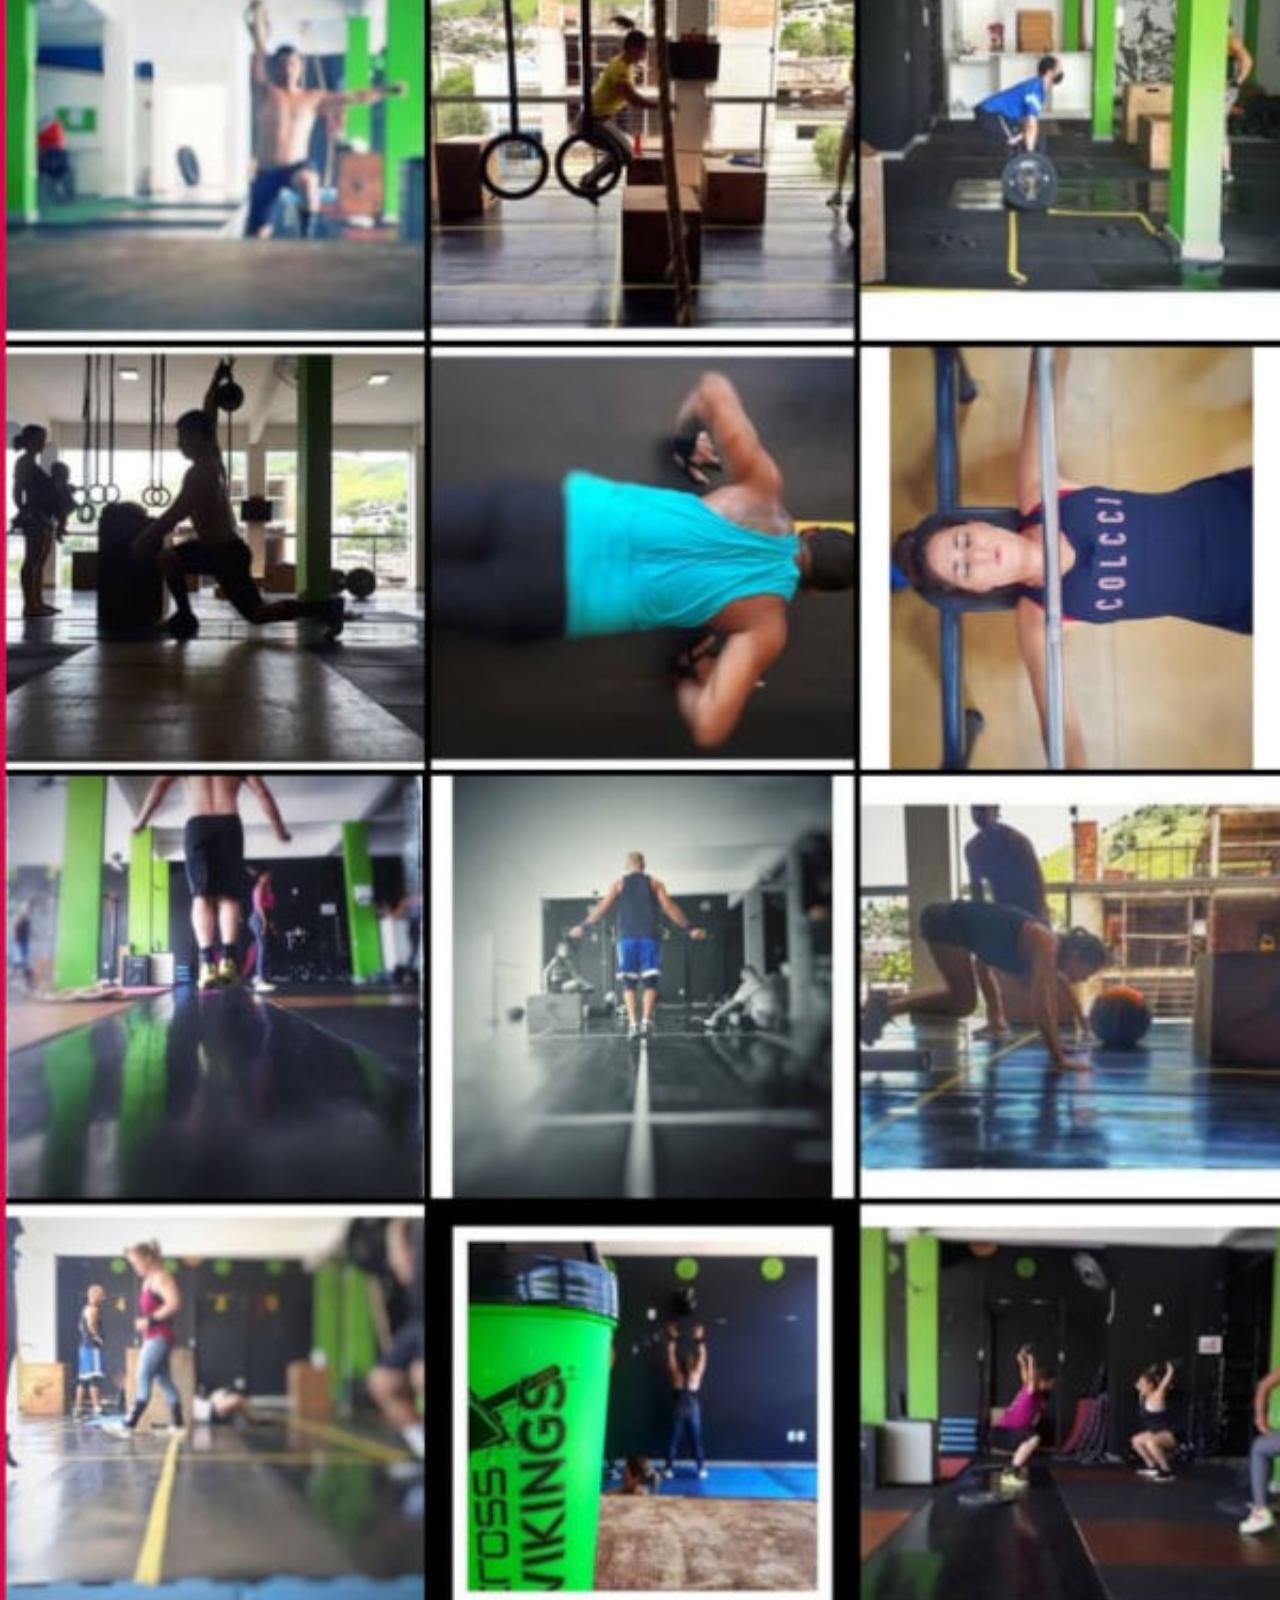
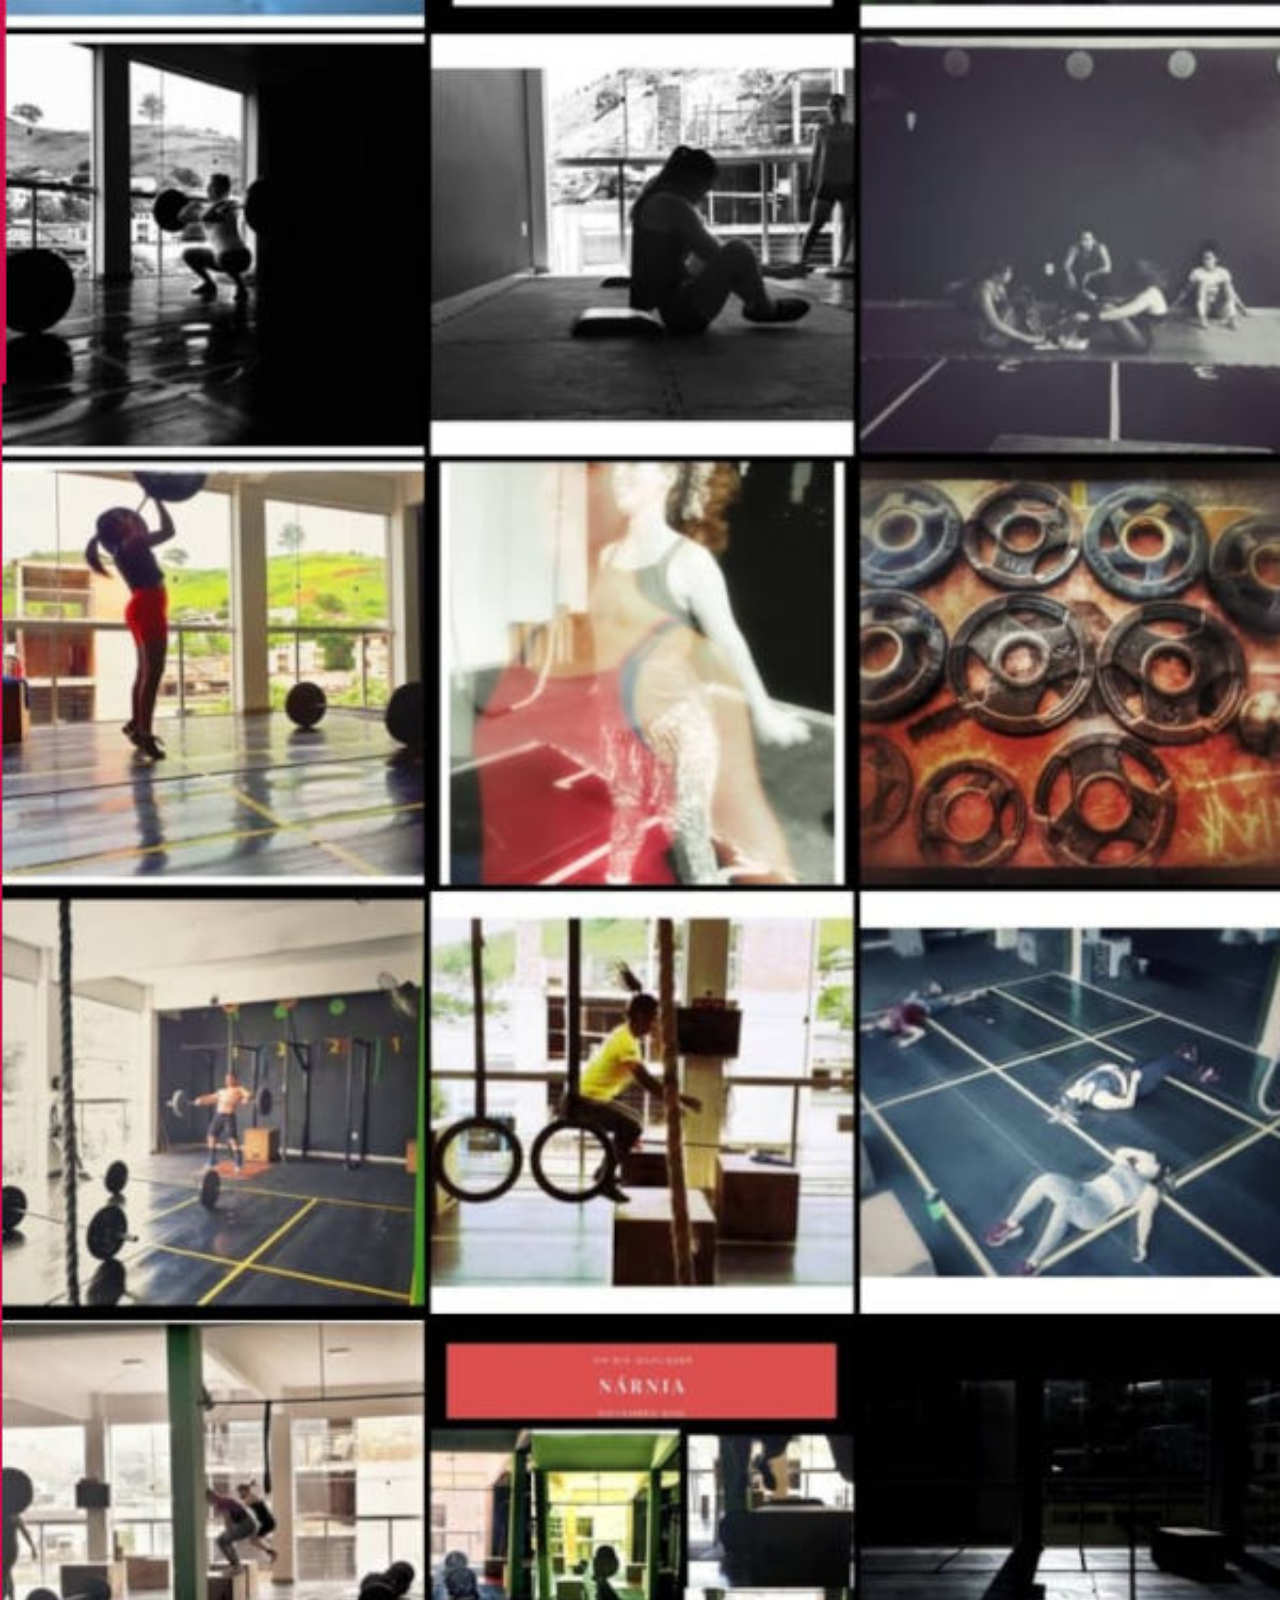
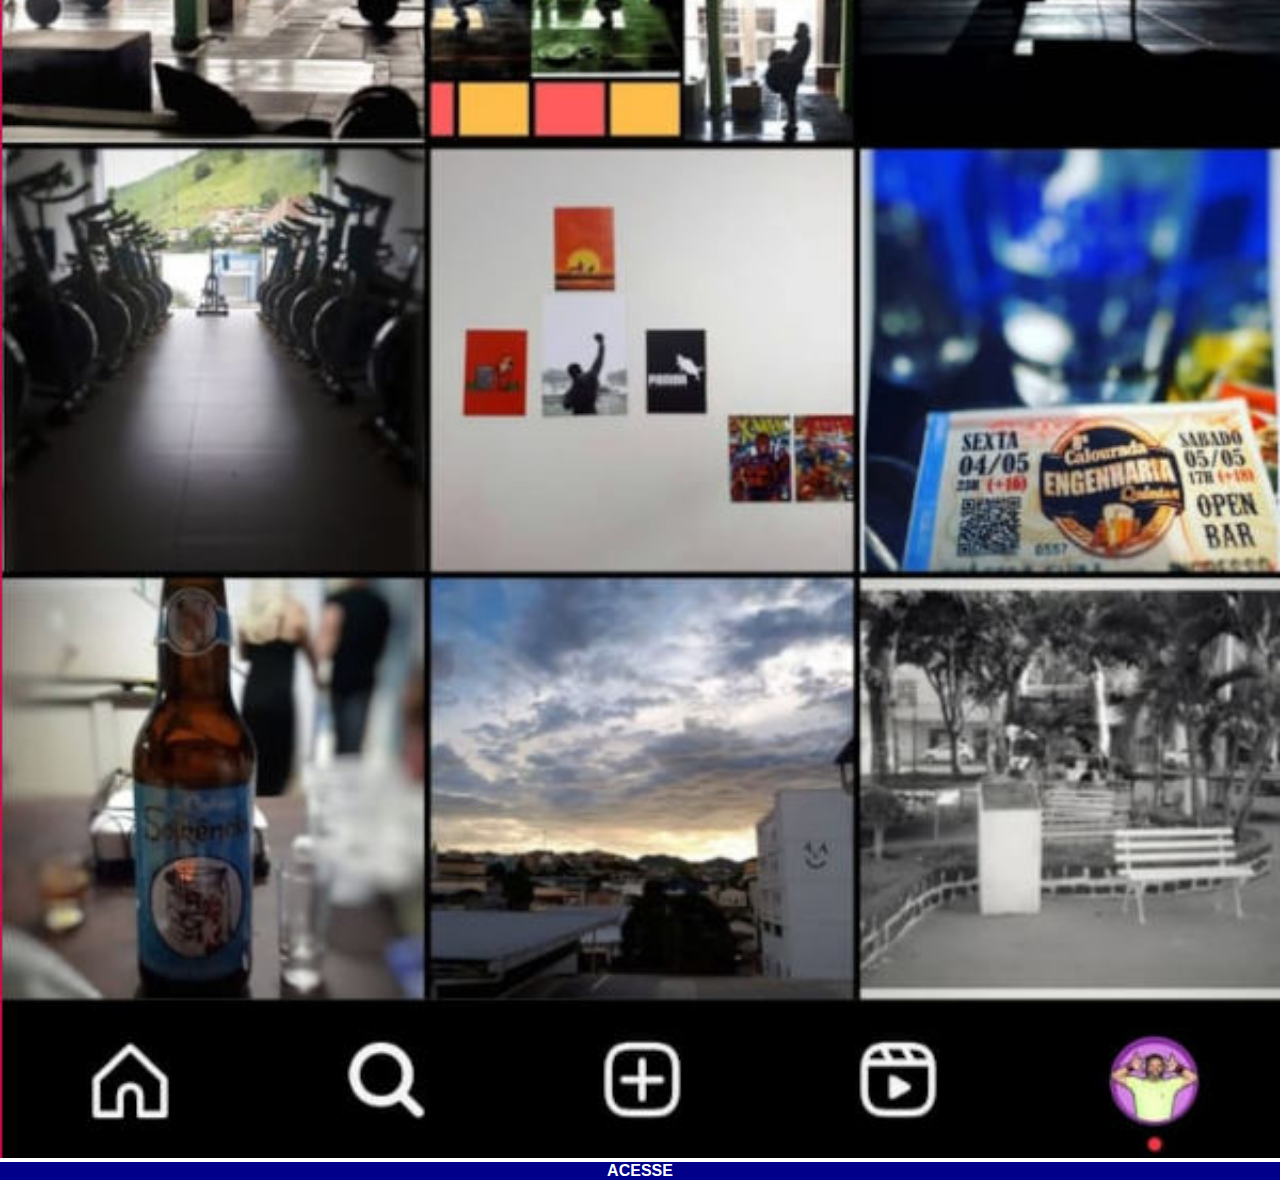
<file: instagram.html>
<!DOCTYPE html>
<html lang="pt-br">
<head>
    <meta charset="UTF-8">
    <meta name="viewport" content="width=device-width, initial-scale=1.0">
    <title>instagram</title>
    <link rel="stylesheet" href="Estilos/social.css">
</head>

<body>
    <img src="imagens/tela-minstagram.jpg" alt="instagram">
    <a href="https://www.instagram.com/estudio.imaginario.fr/" target="_blank">ACESSE</a>
</body>
</html>
</file>
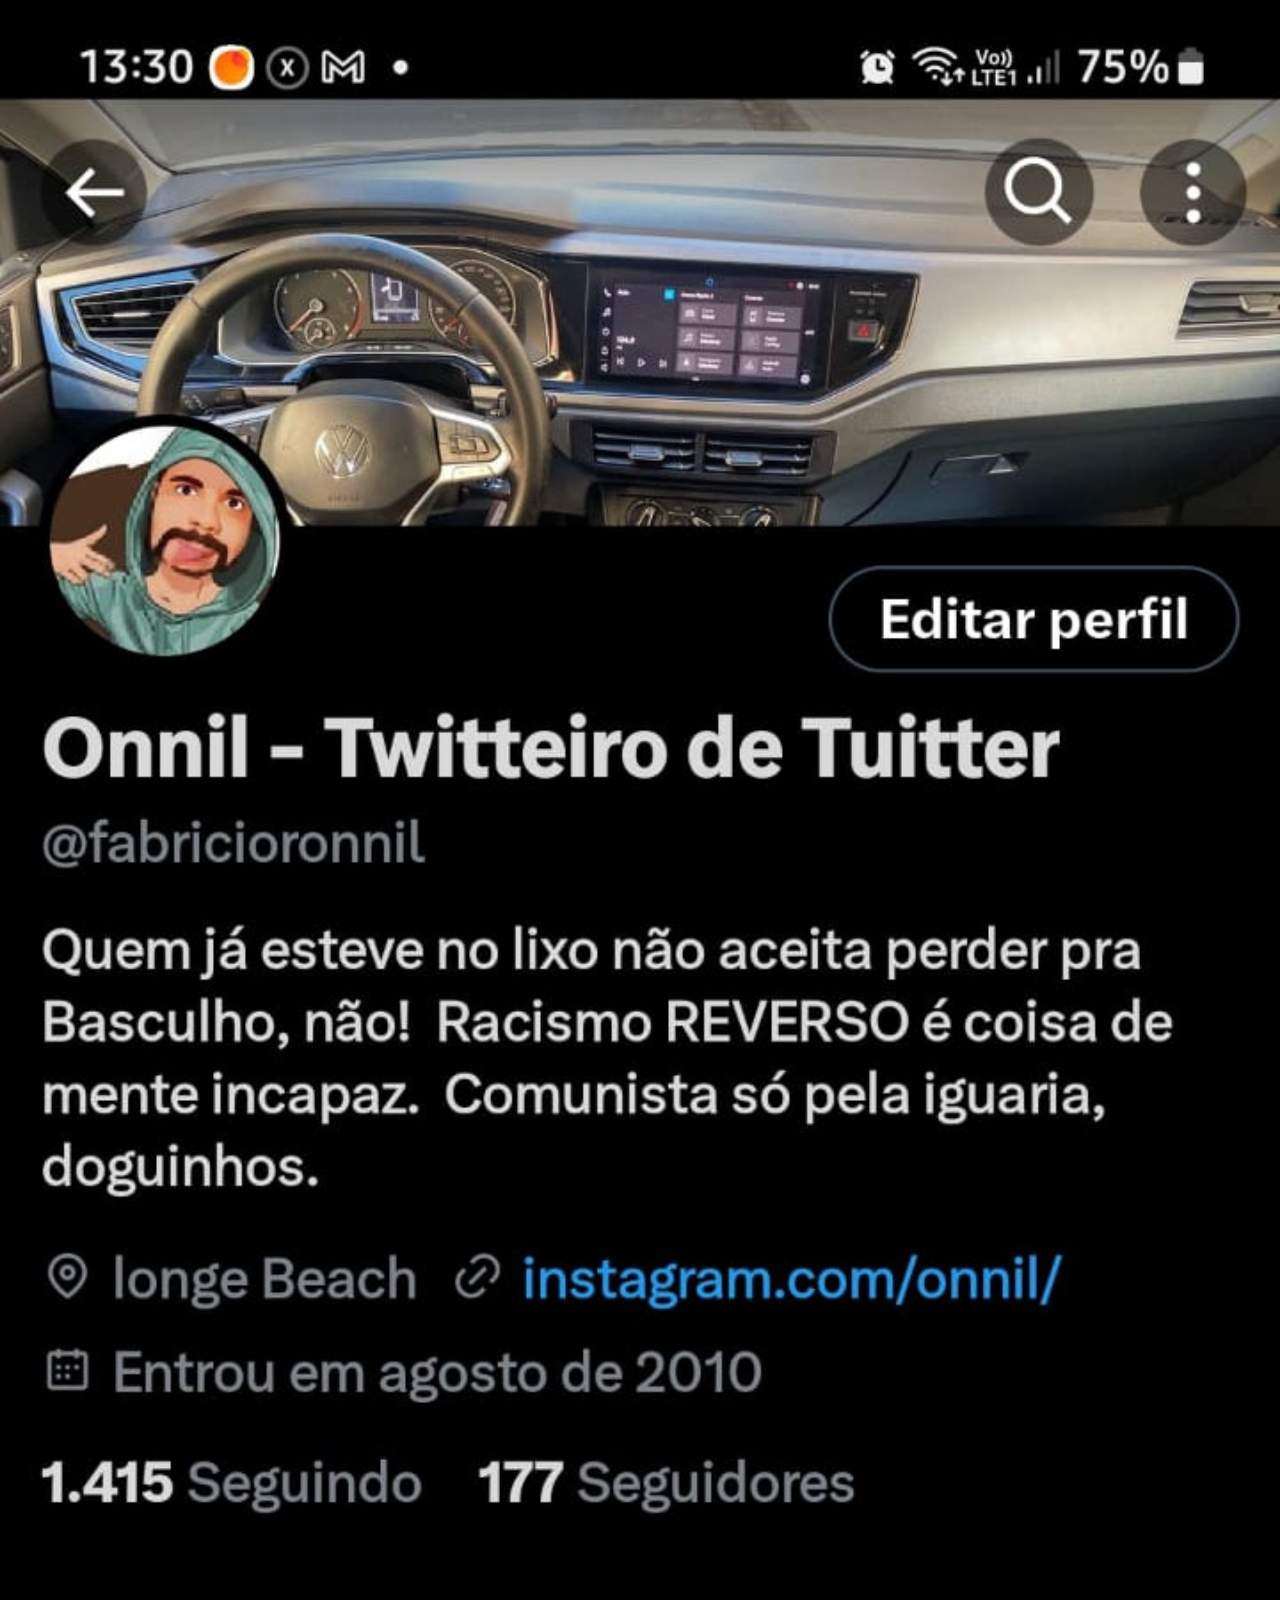
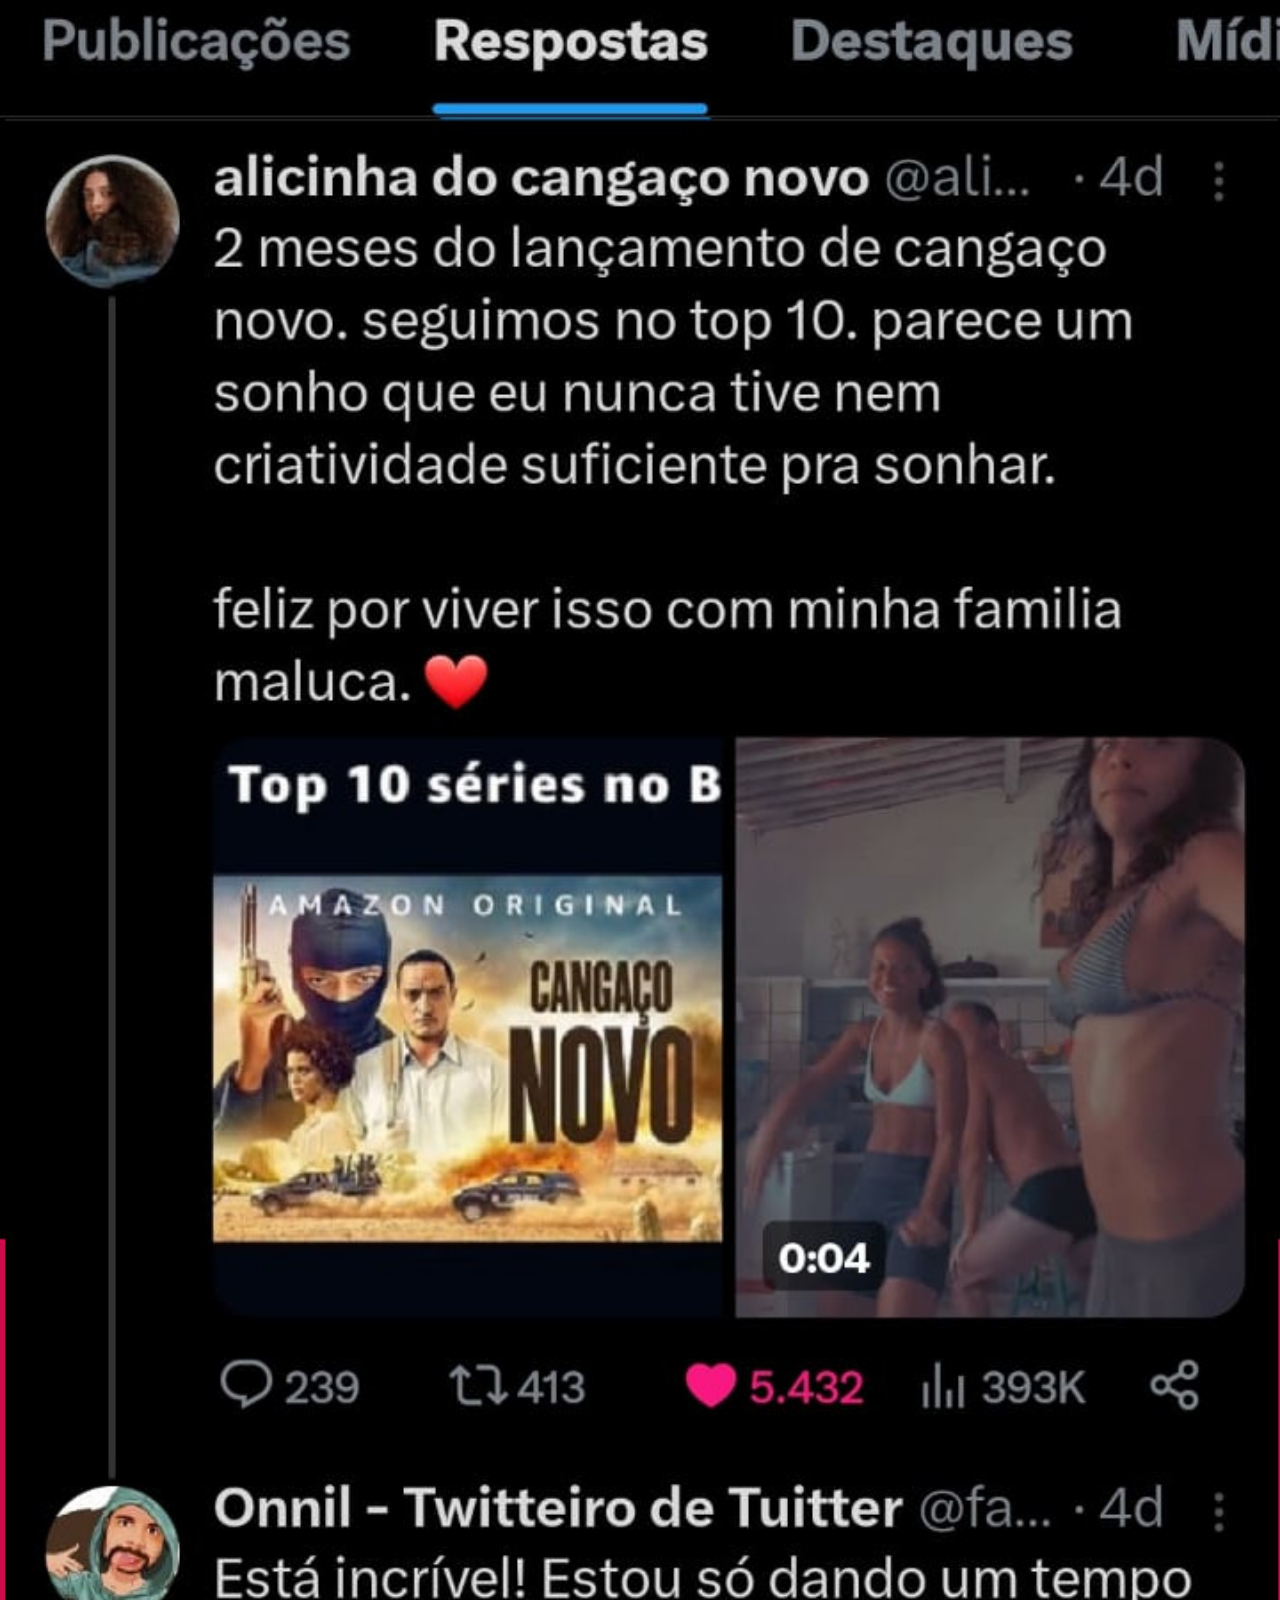
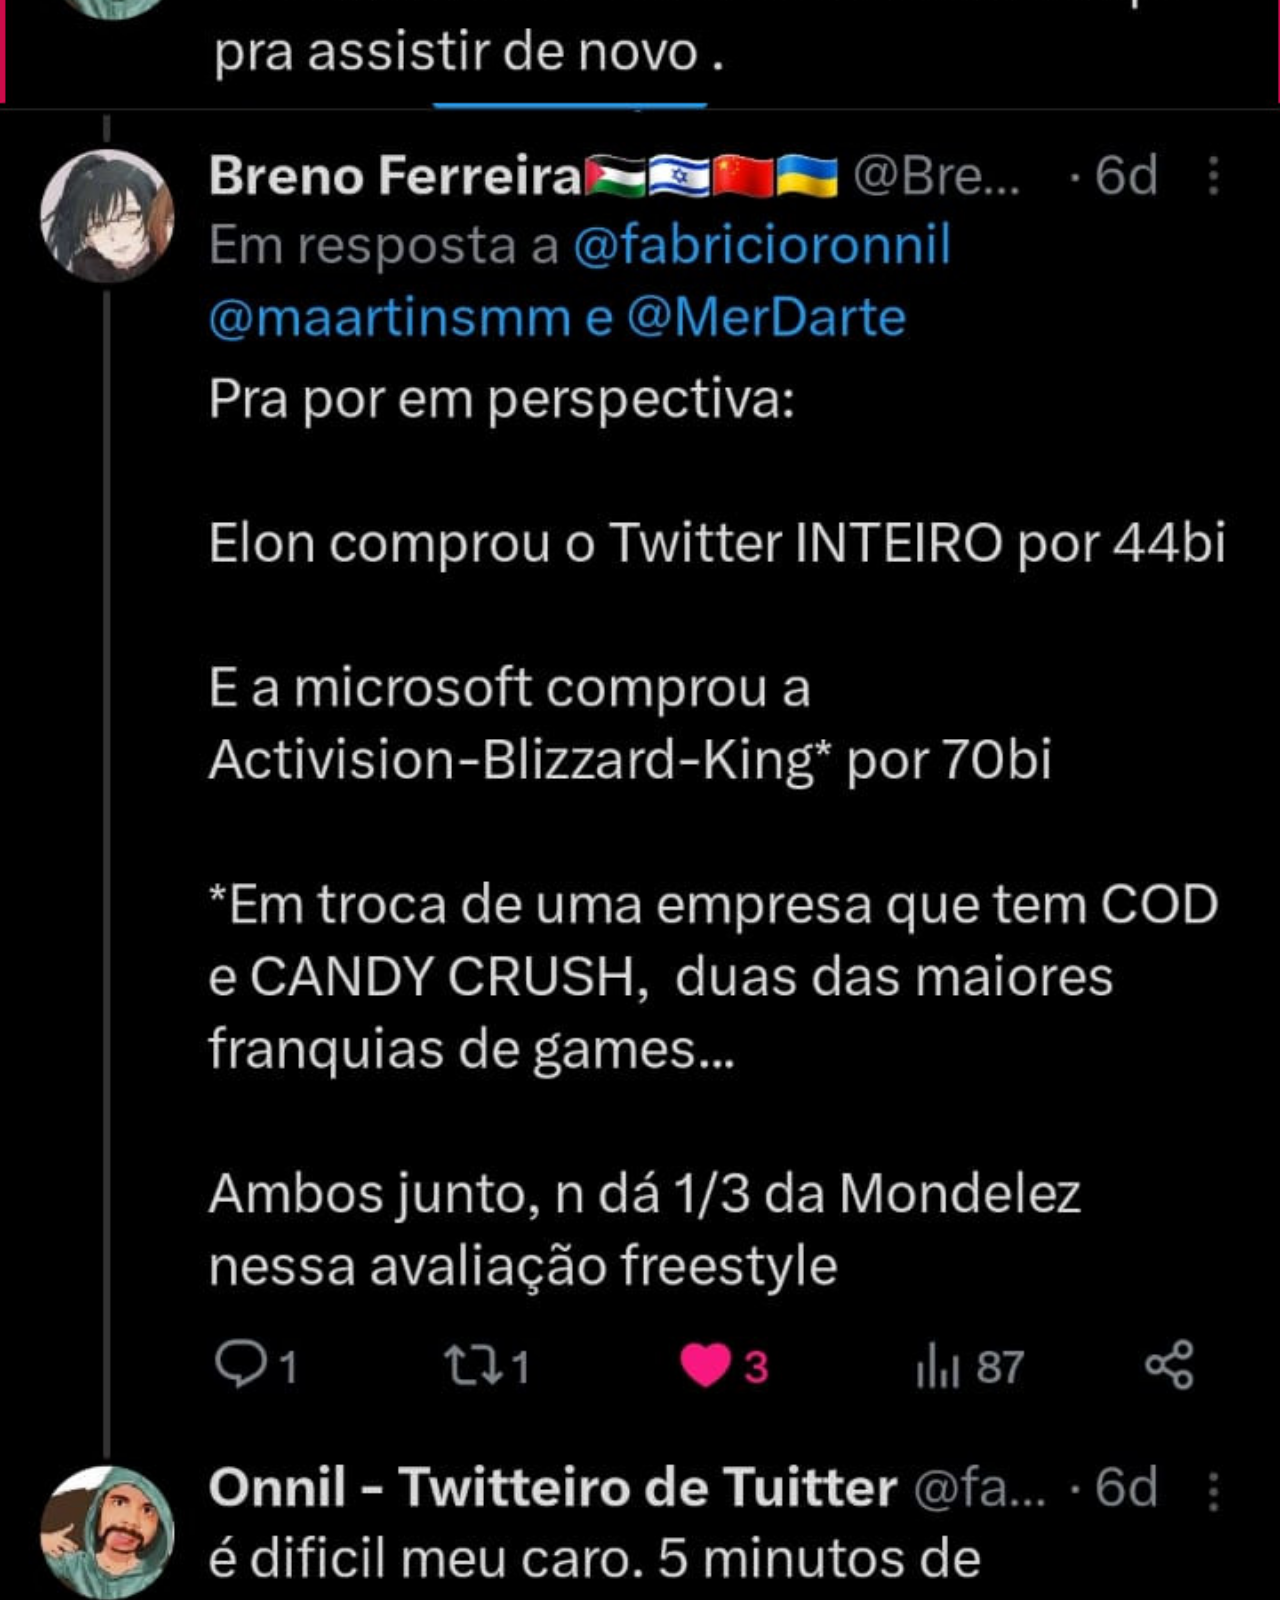
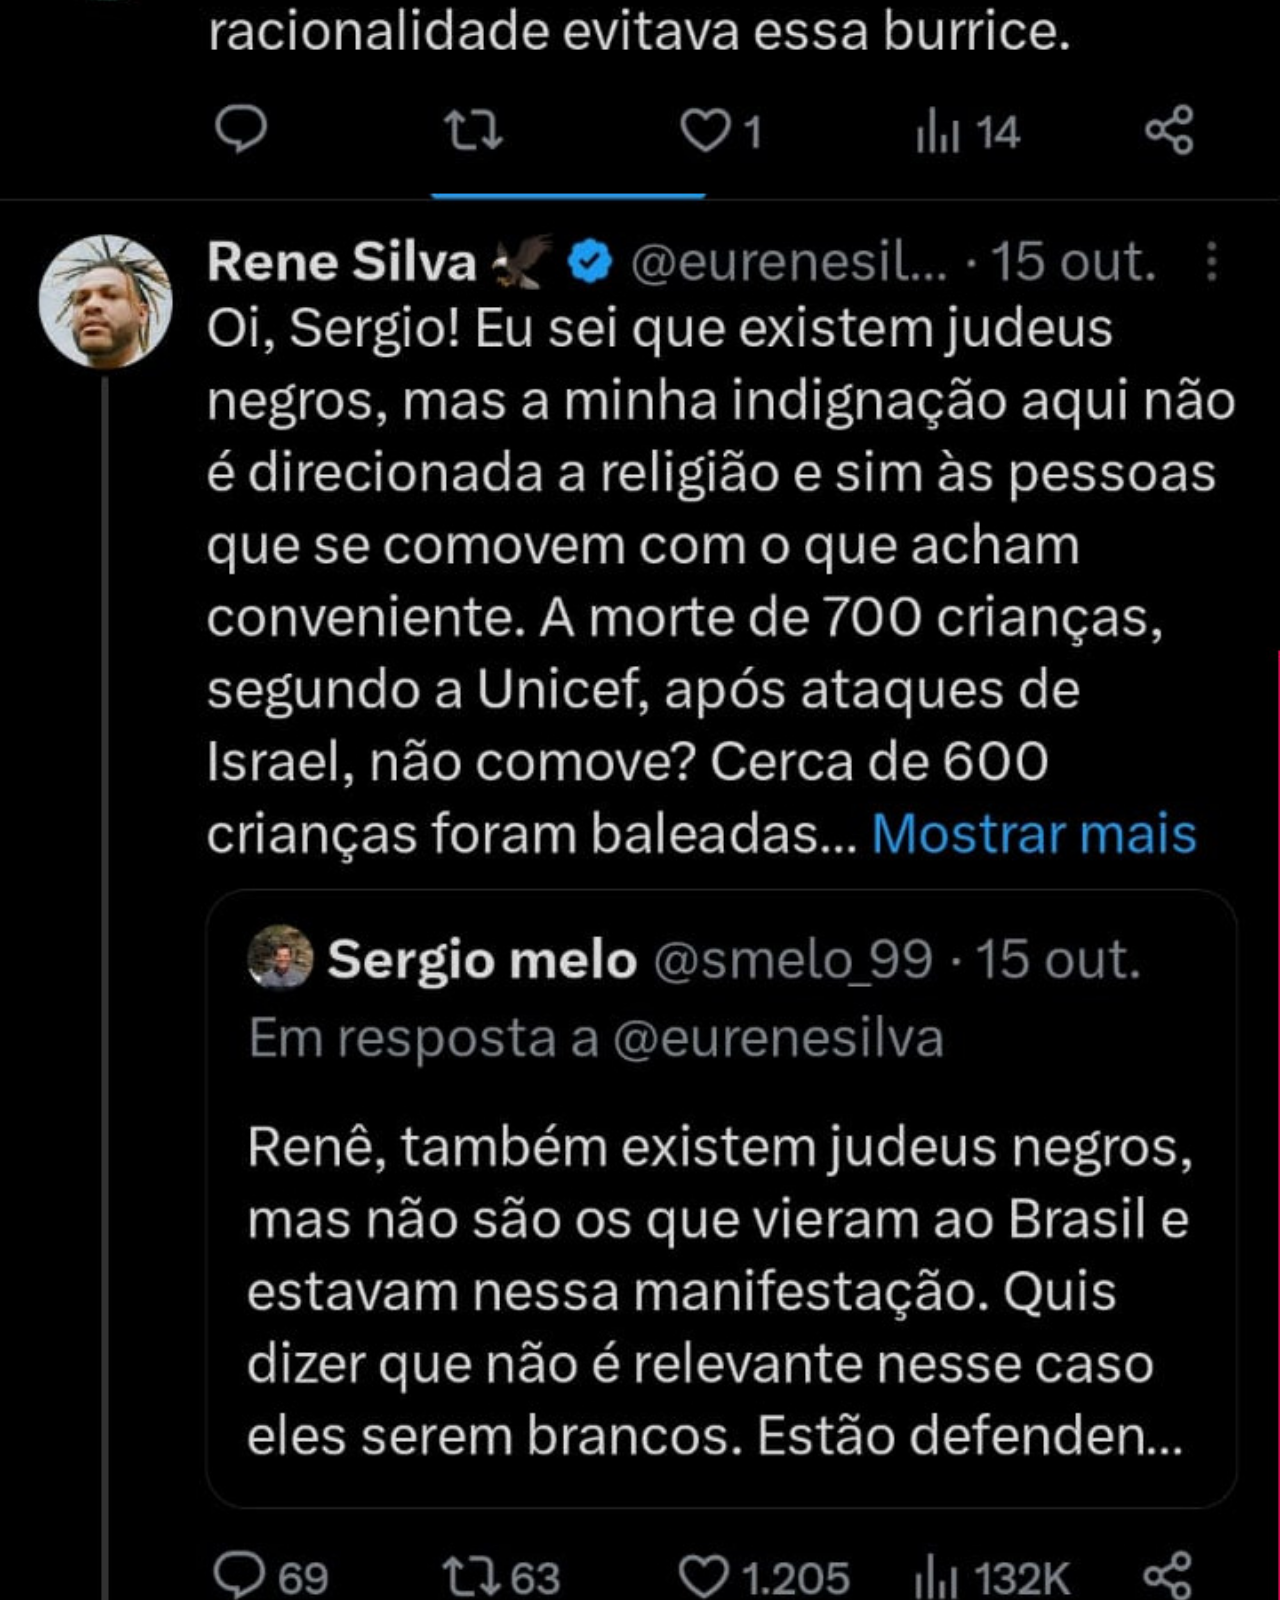
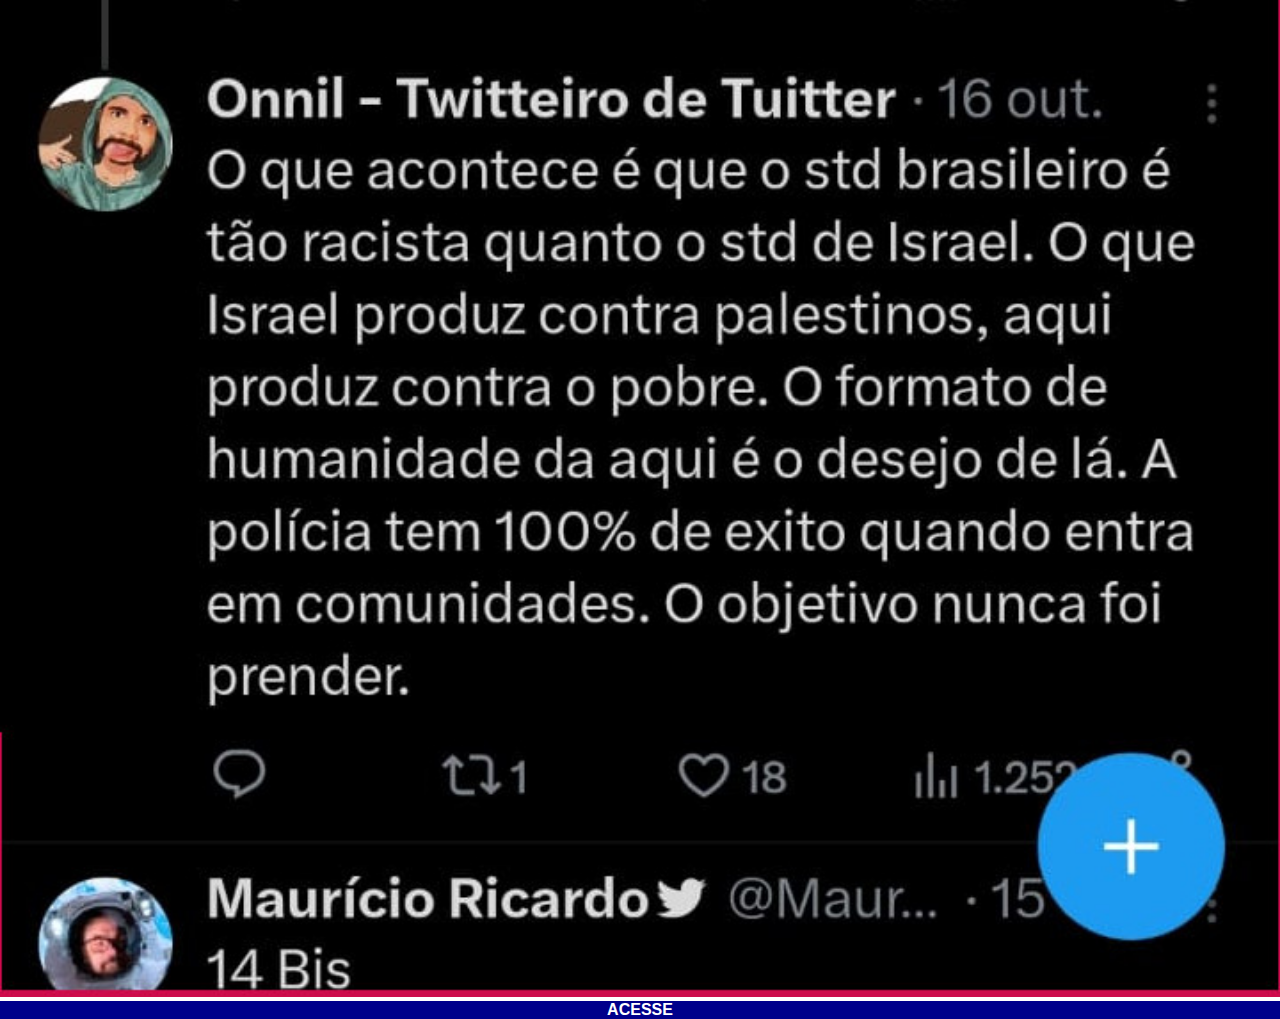
<file: twitter.html>
<!DOCTYPE html>
<html lang="pt-br">
<head>
    <meta charset="UTF-8">
    <meta name="viewport" content="width=device-width, initial-scale=1.0">
    <title>twitter</title>
    <link rel="stylesheet" href="Estilos/social.css">
</head>

<body>
    <img src="imagens/tela-twiter-2.jpg" alt="twitter">
    <a href="https://twitter.com/fabricioronnil" target="_blank">ACESSE</a>
</body>
</html>
</file>
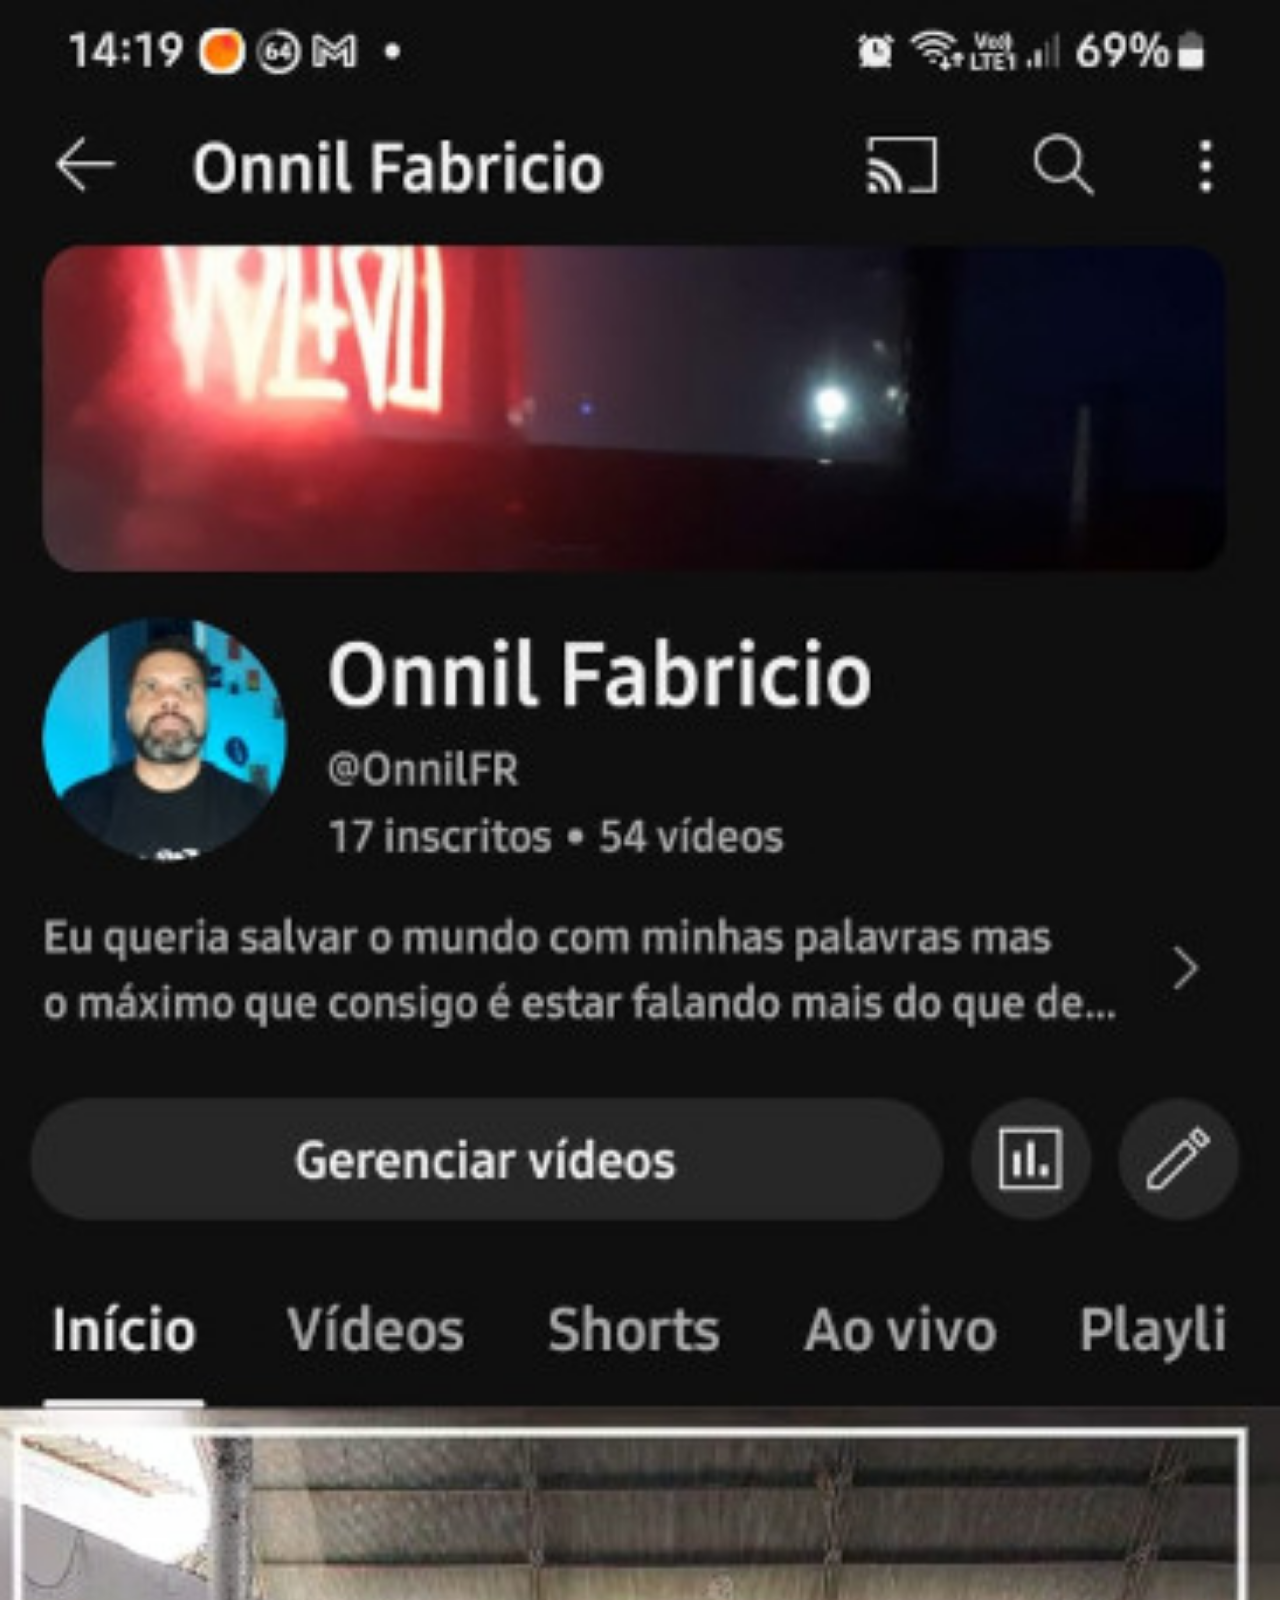
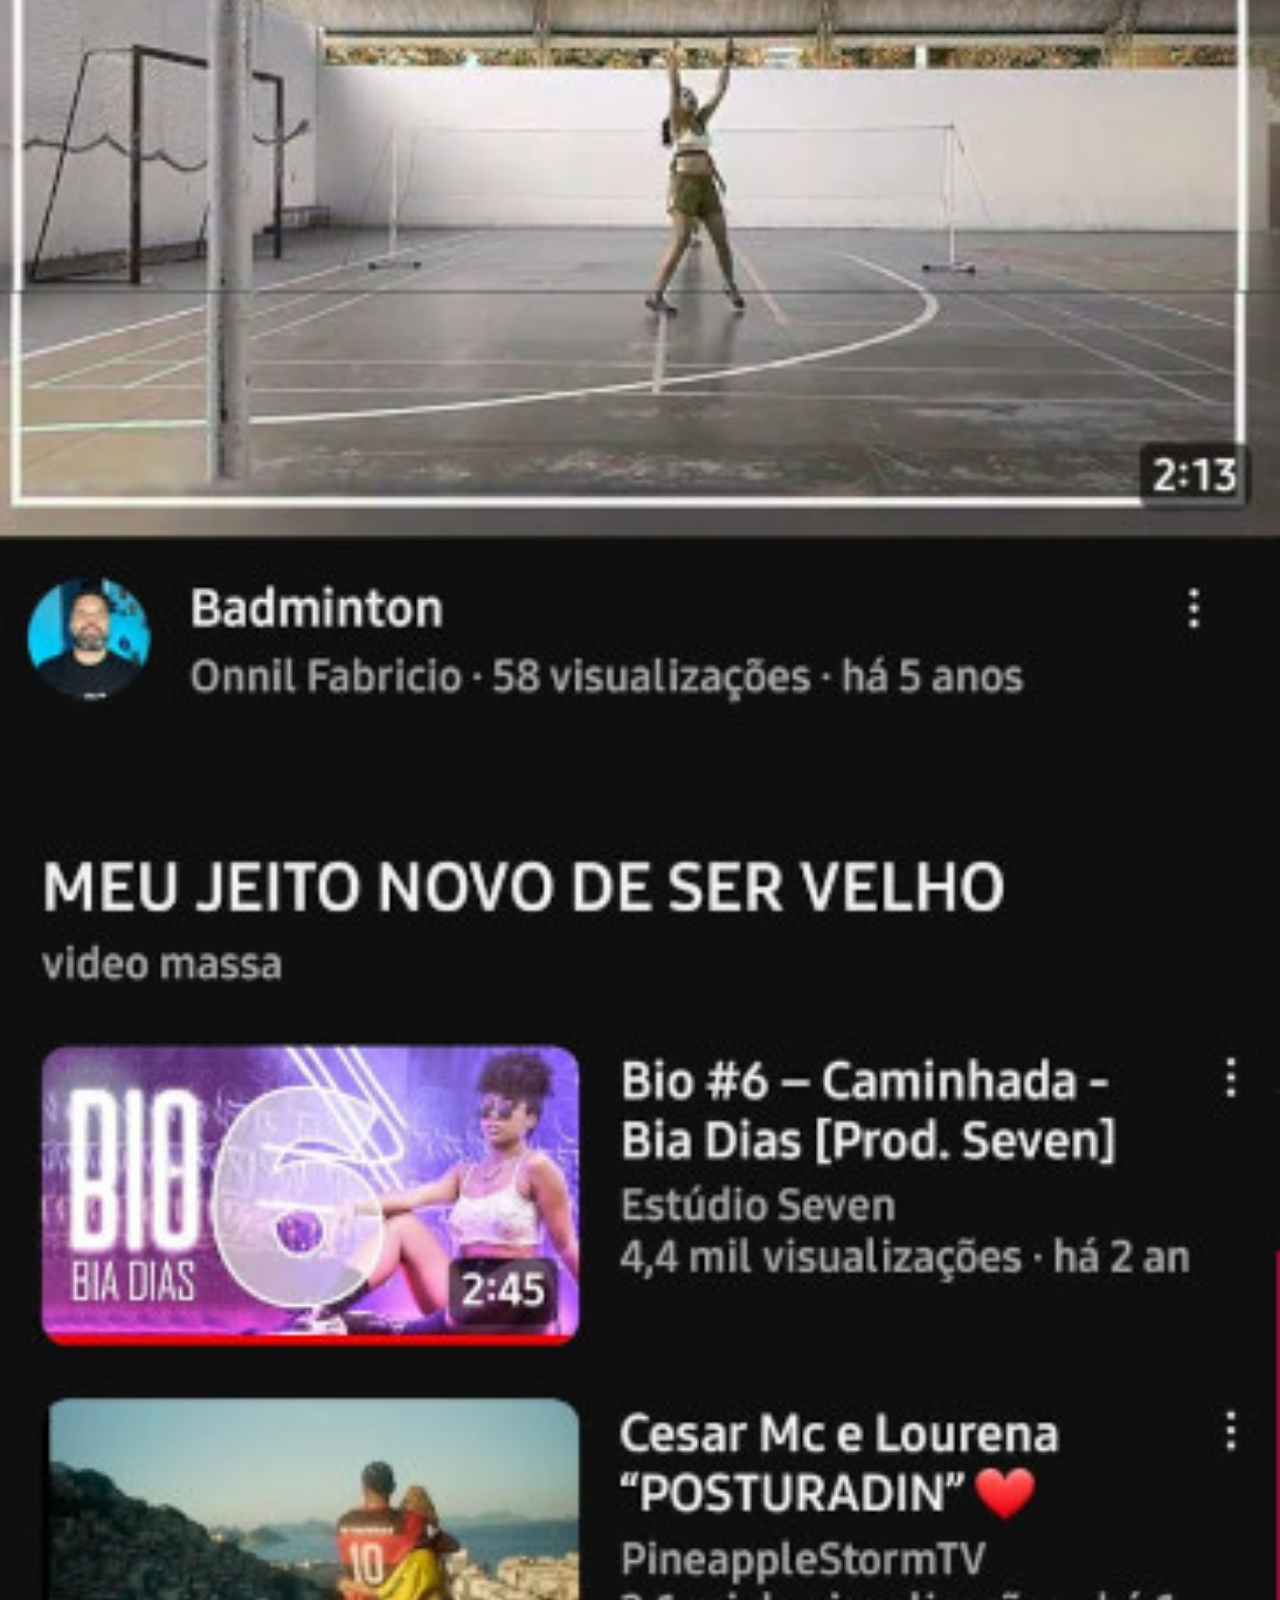
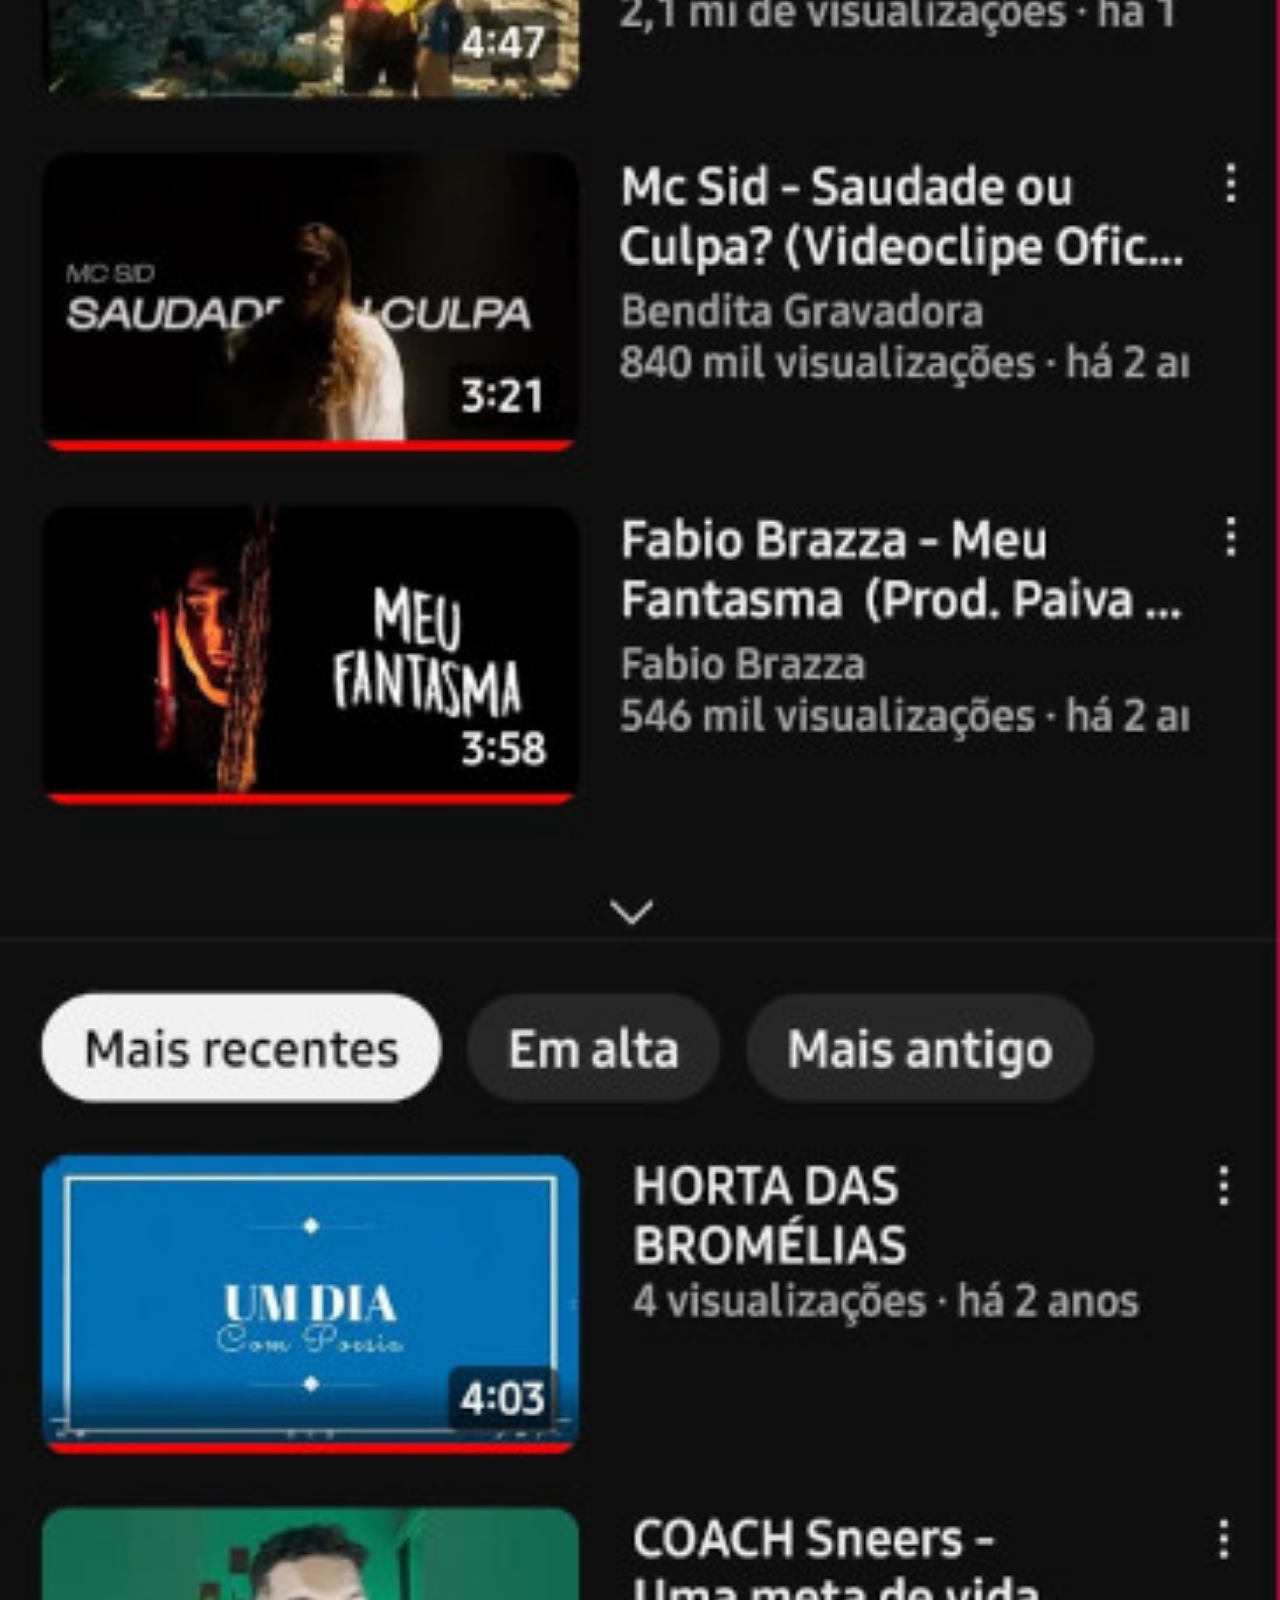
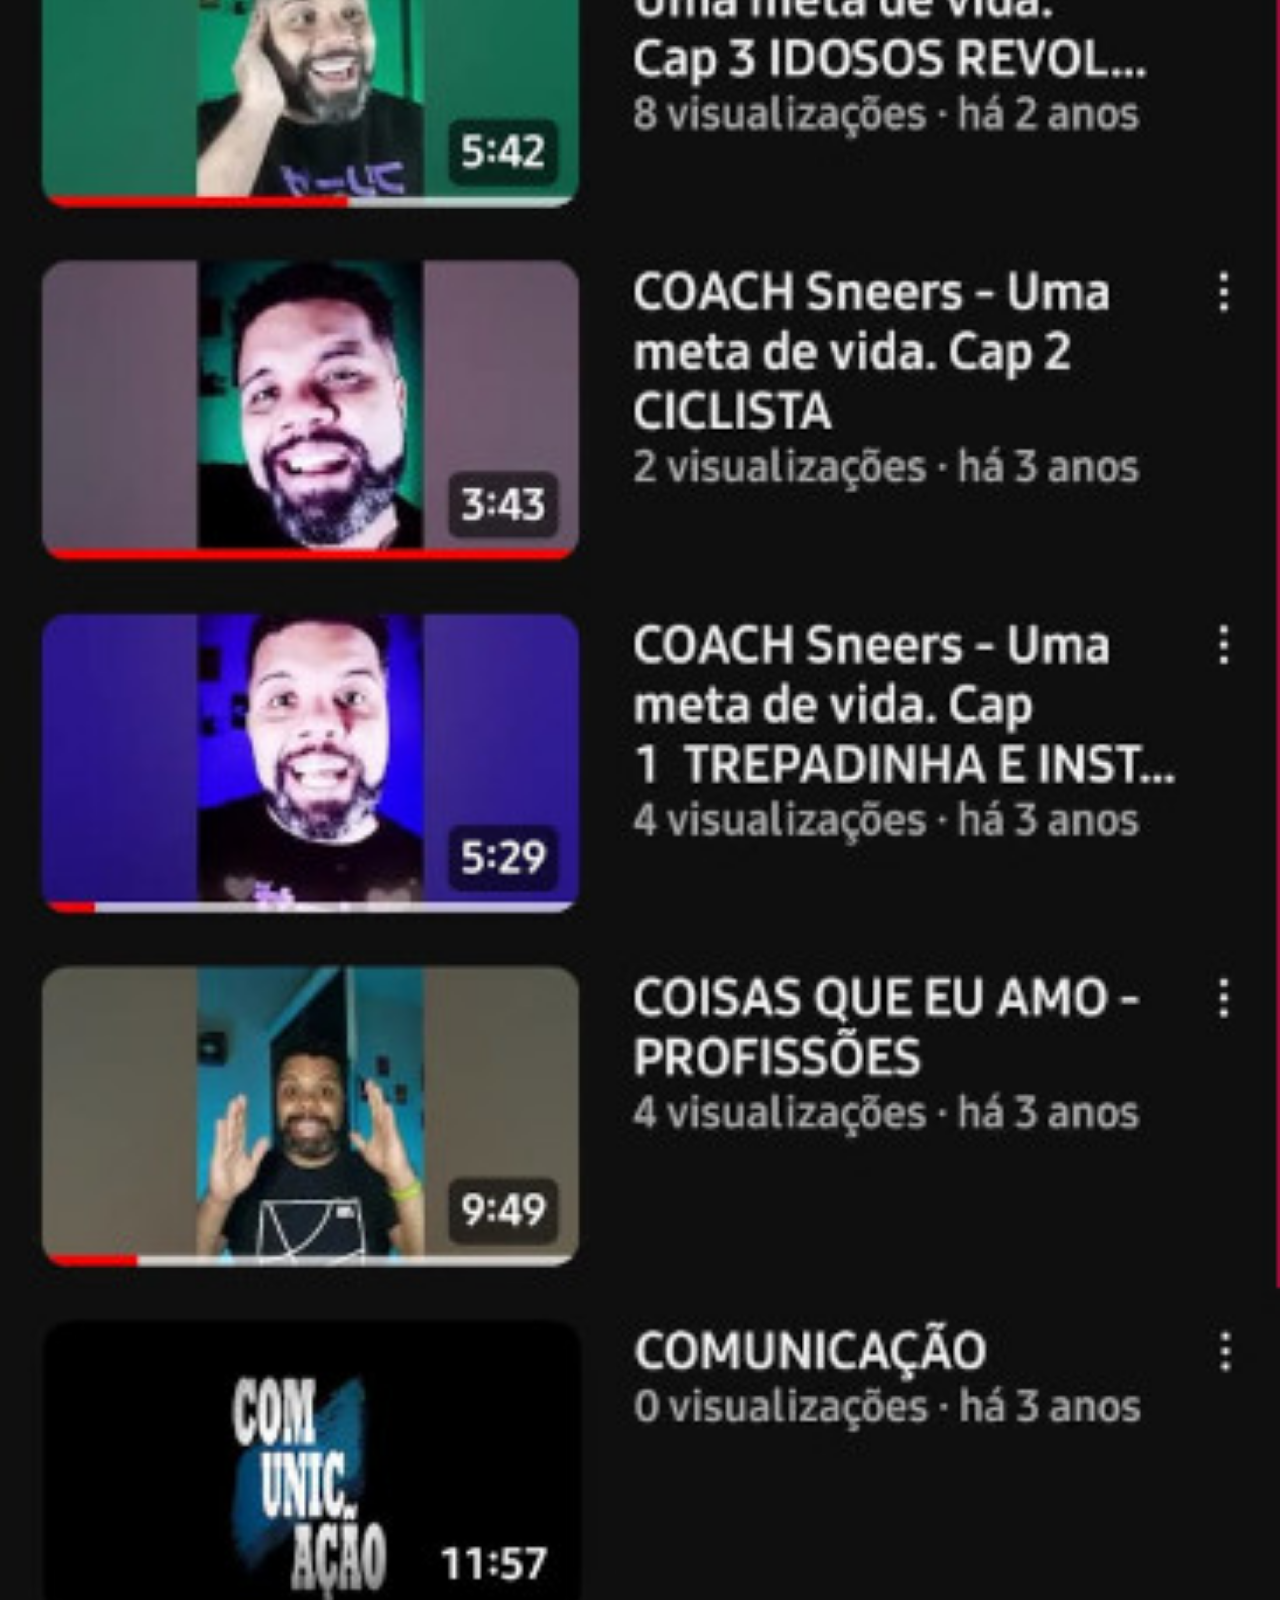
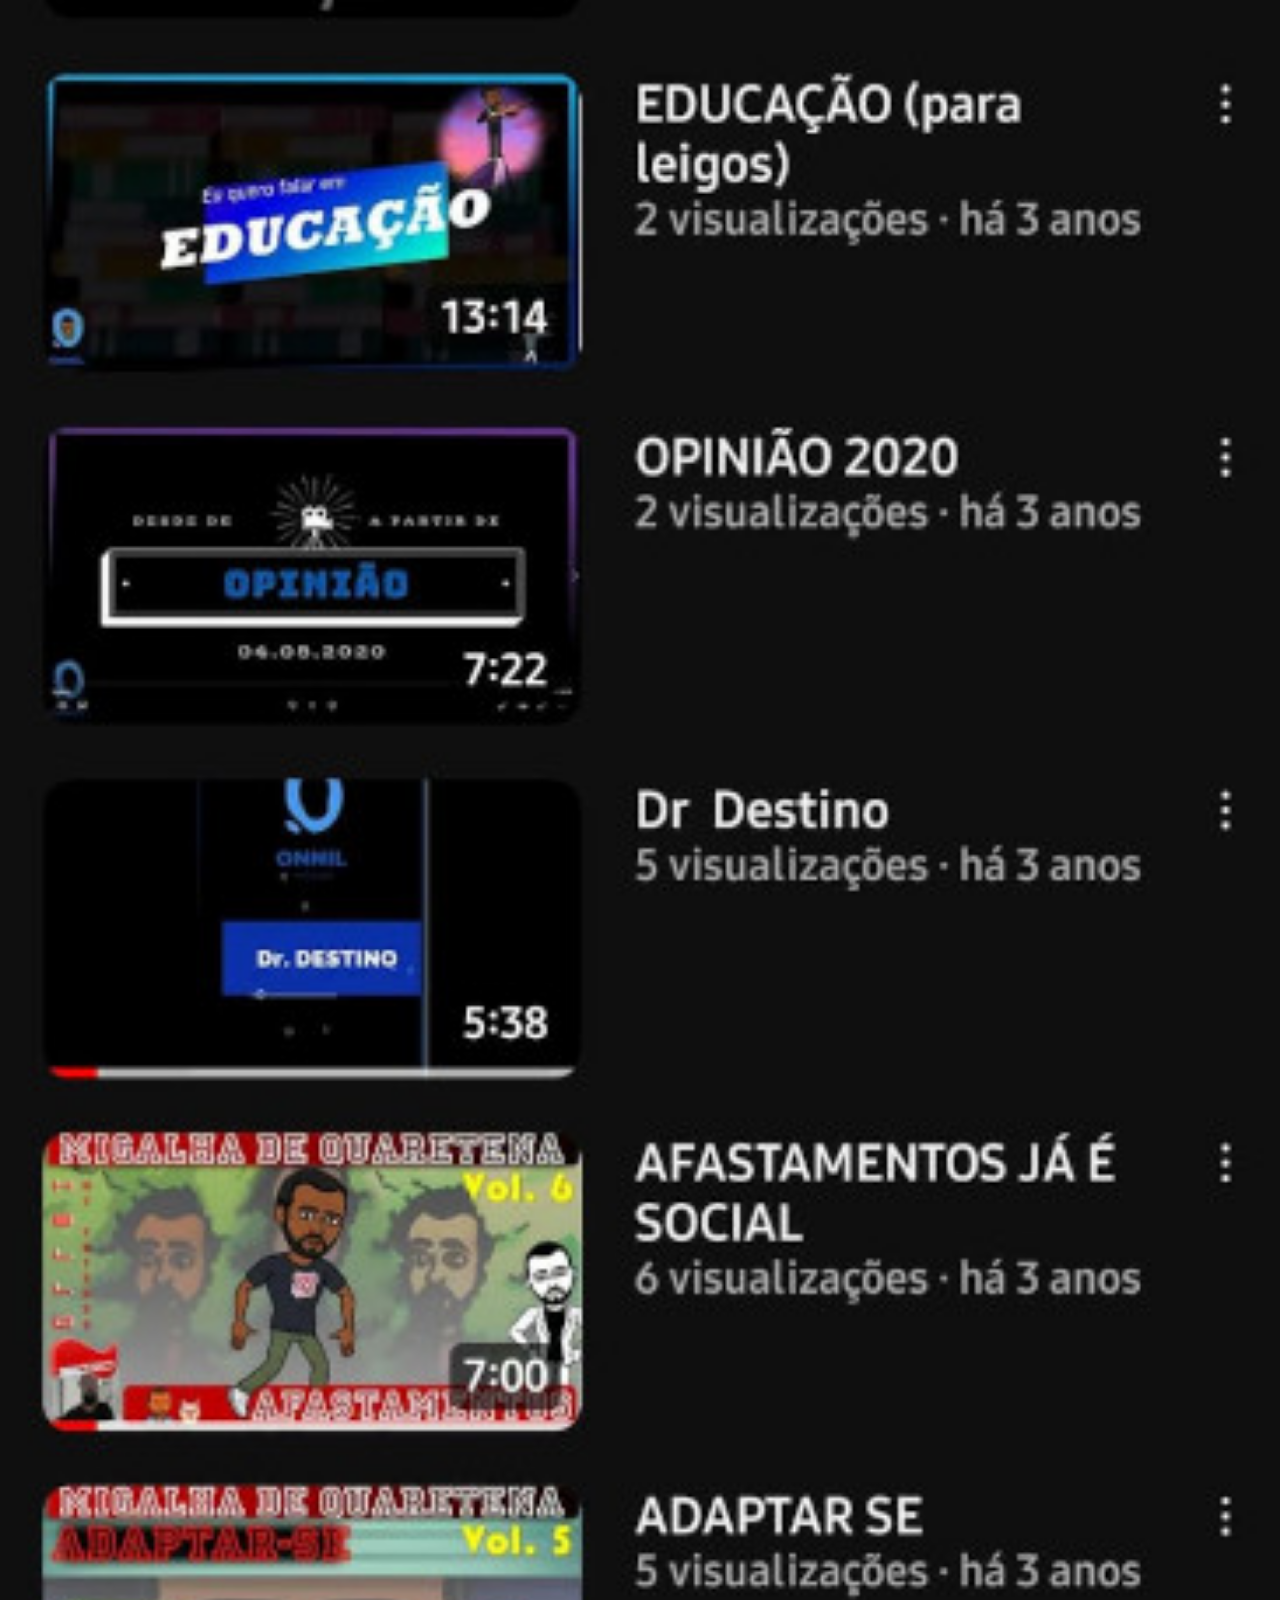
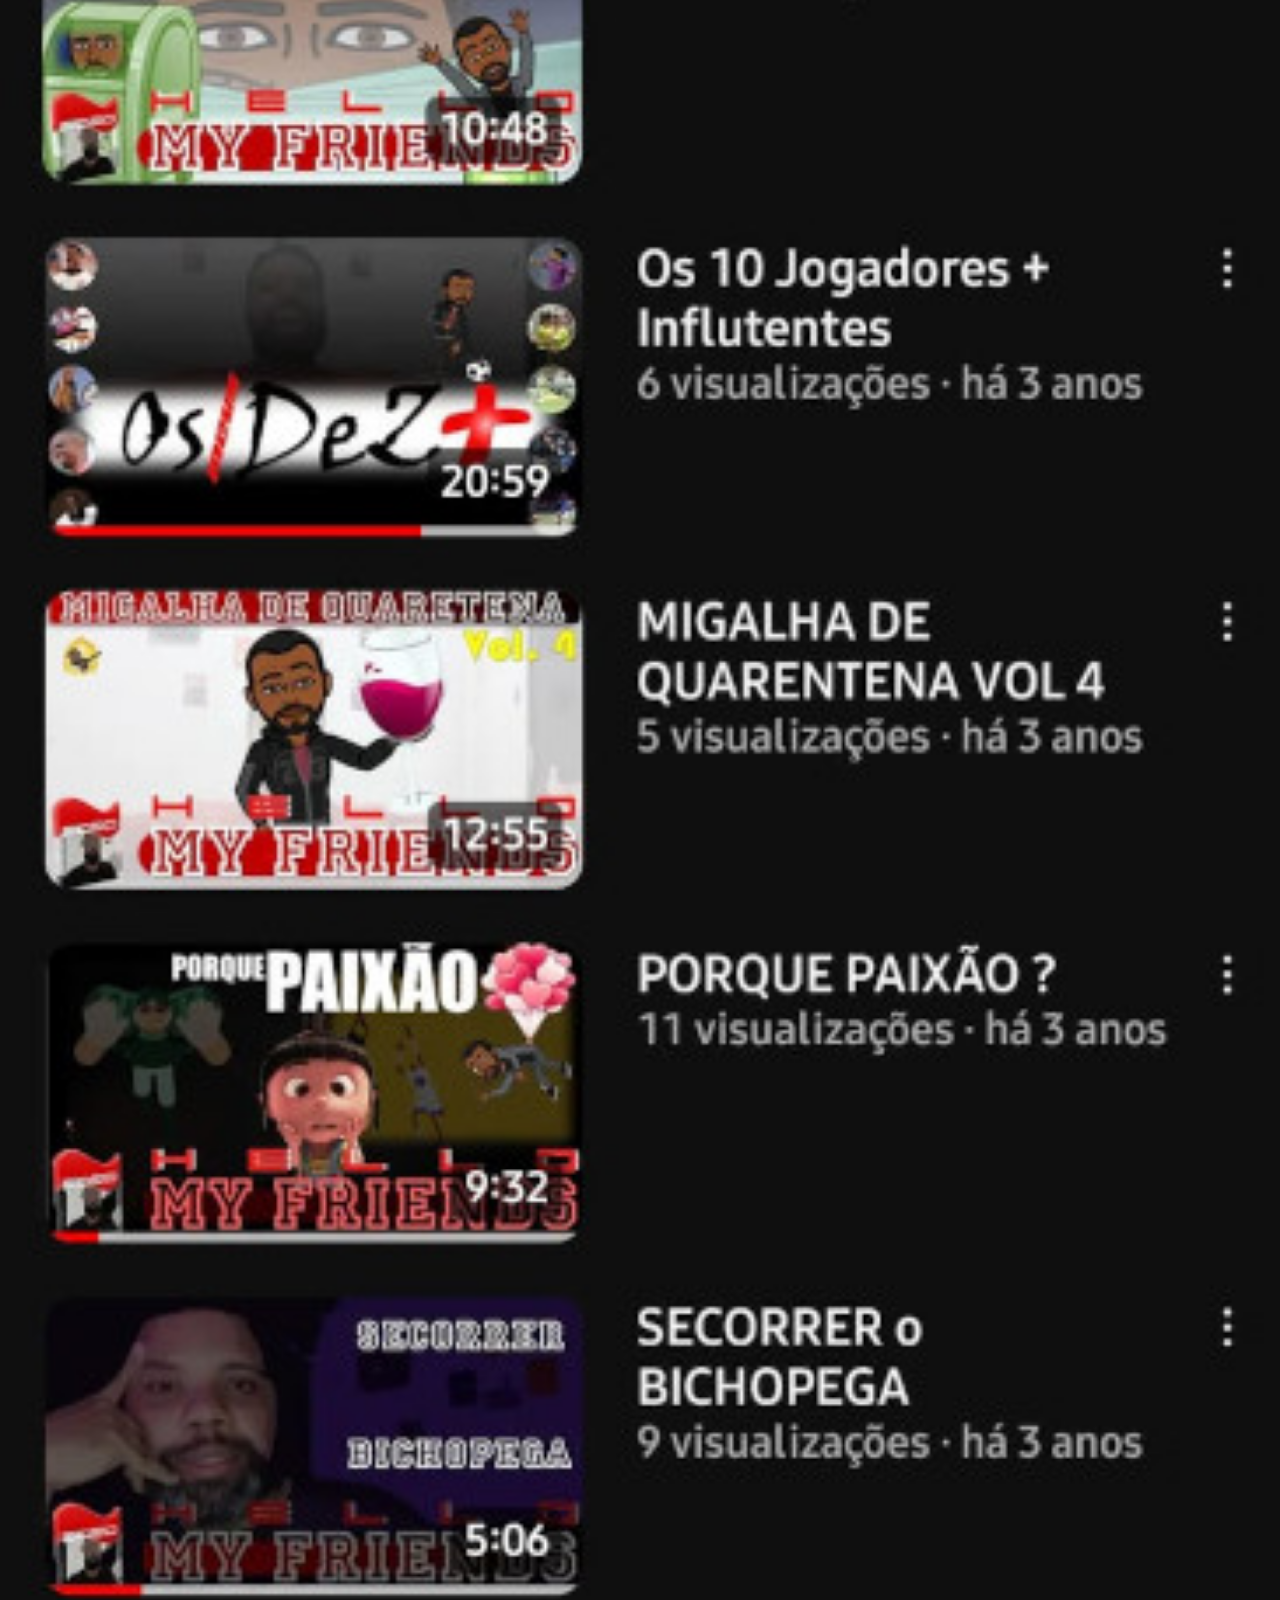
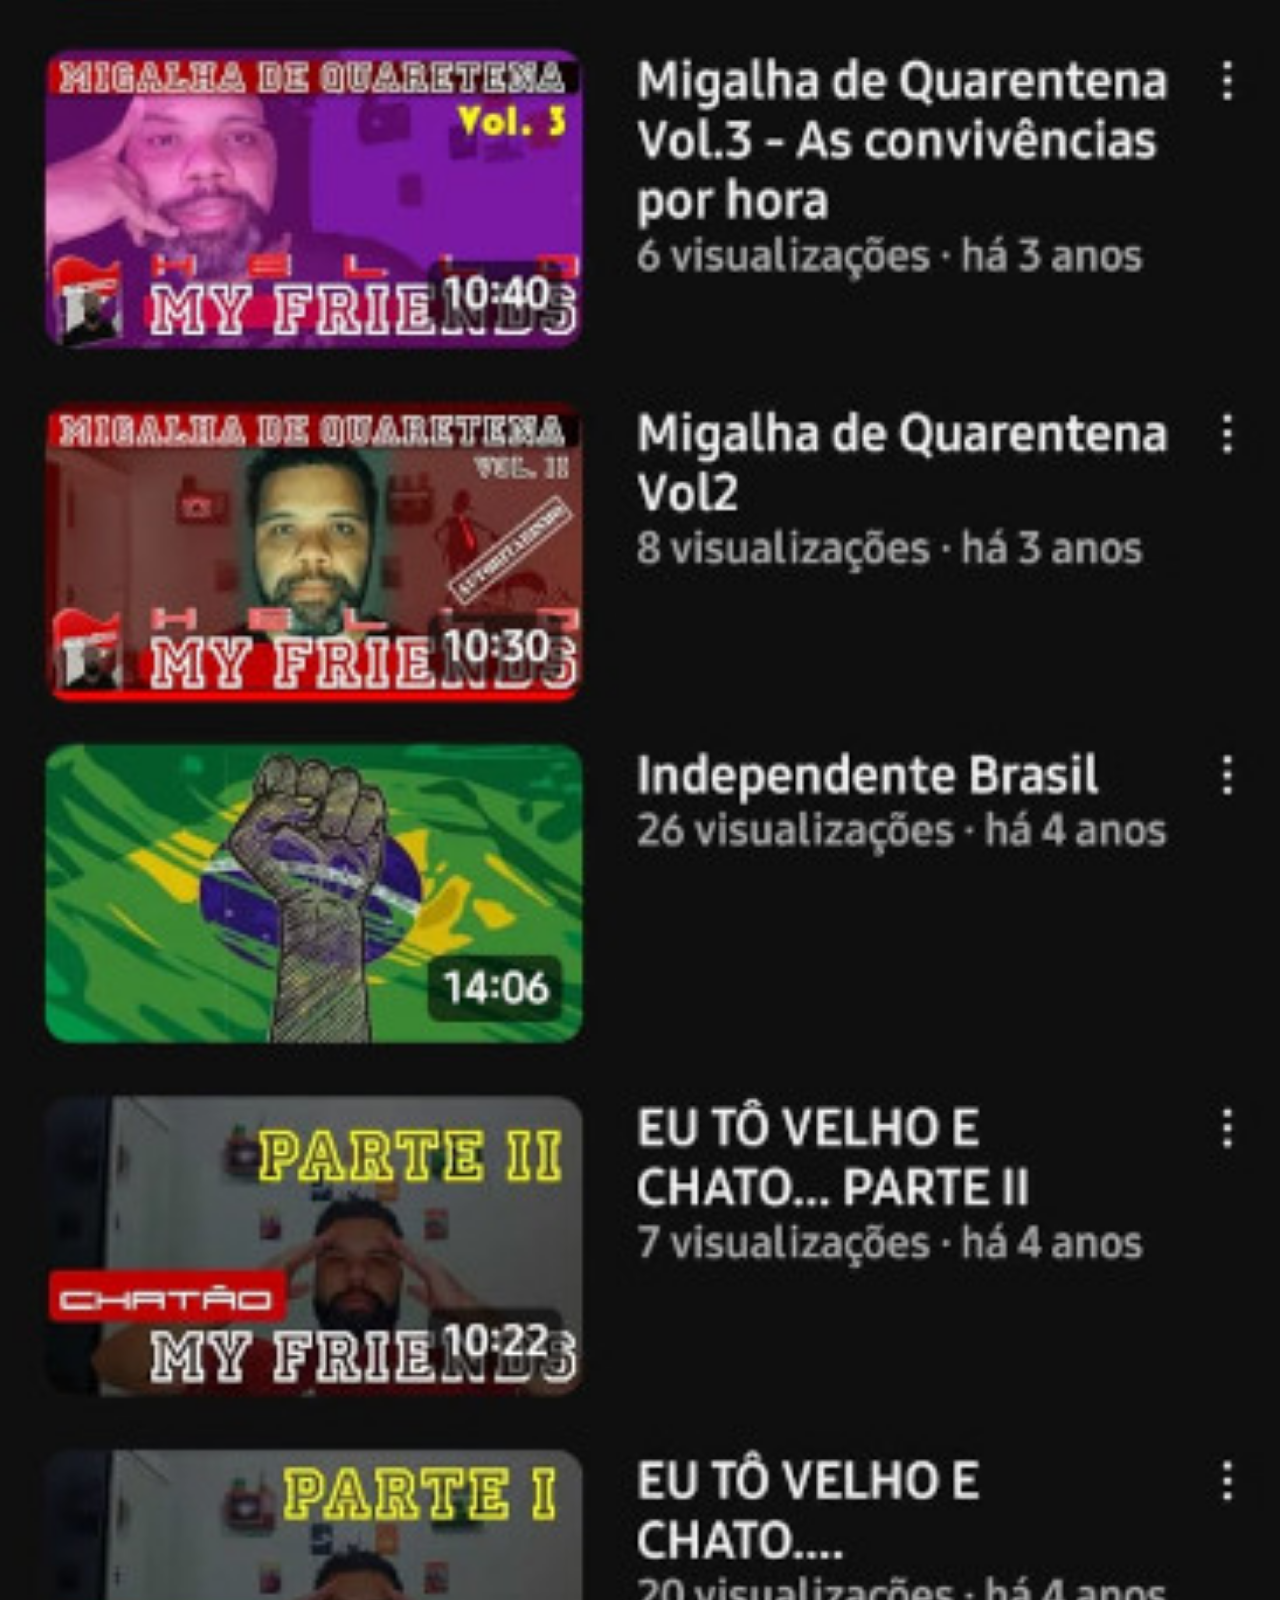
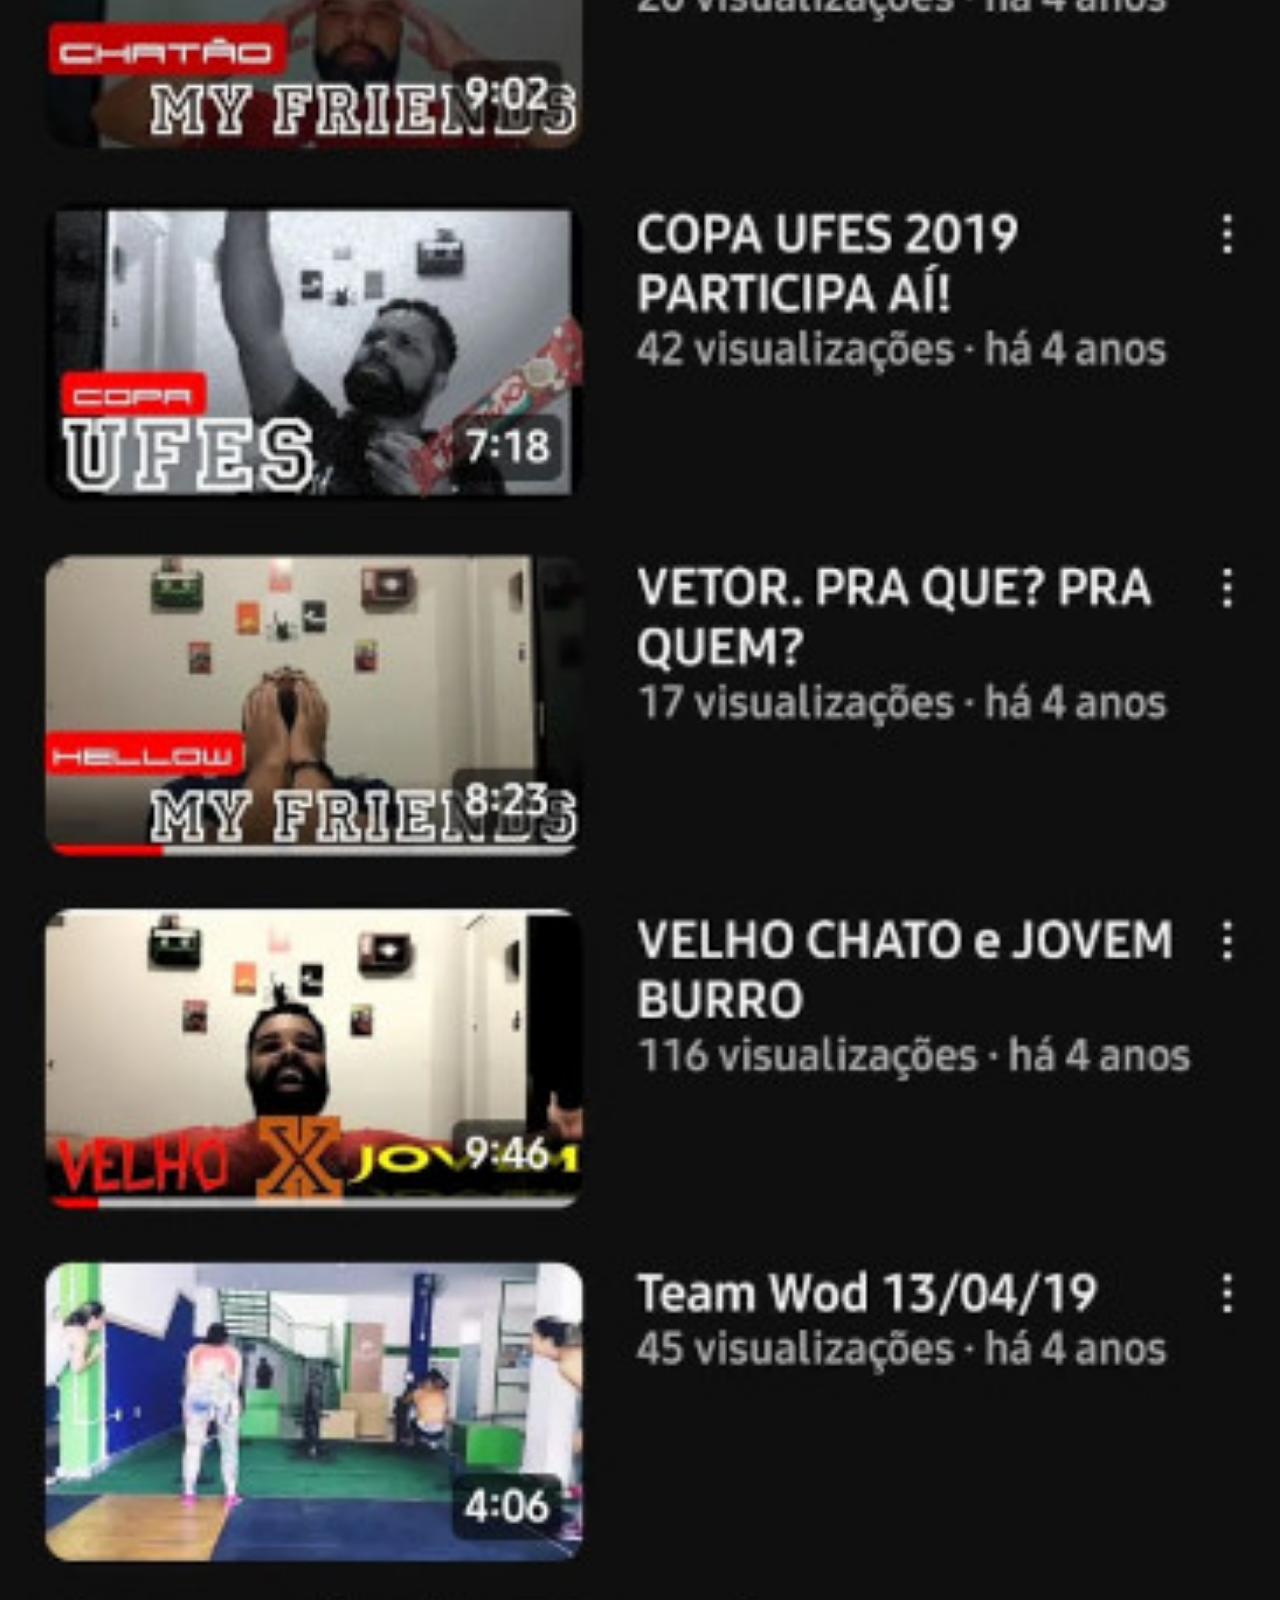
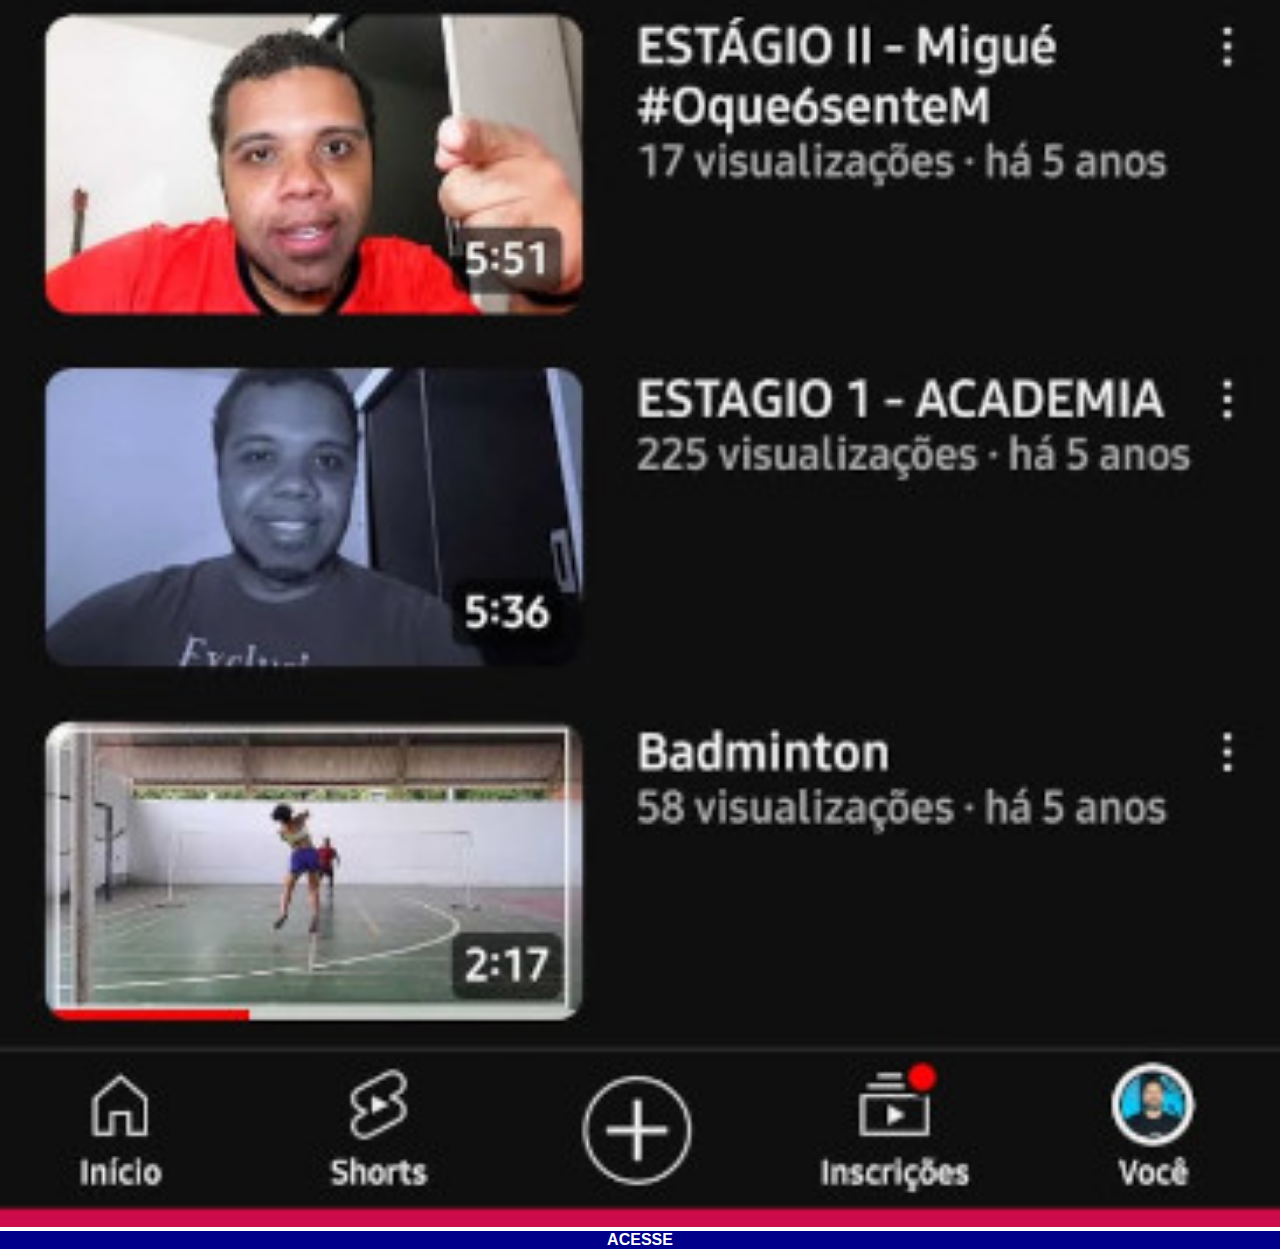
<file: youtube.html>
<!DOCTYPE html>
<html lang="pt-br">
<head>
    <meta charset="UTF-8">
    <meta name="viewport" content="width=device-width, initial-scale=1.0">
    <title>YOUTUBE</title>
    <link rel="stylesheet" href="Estilos/social.css">
</head>

<body>
    <img src="imagens/tela-youtube2.jpg" alt="Youtube">
    <a href="https://www.youtube.com/channel/UCjx4ZuOM74hCGEwx3sQX_aQ" target="_blank">ACESSE</a>
</body>
</html>
</file>
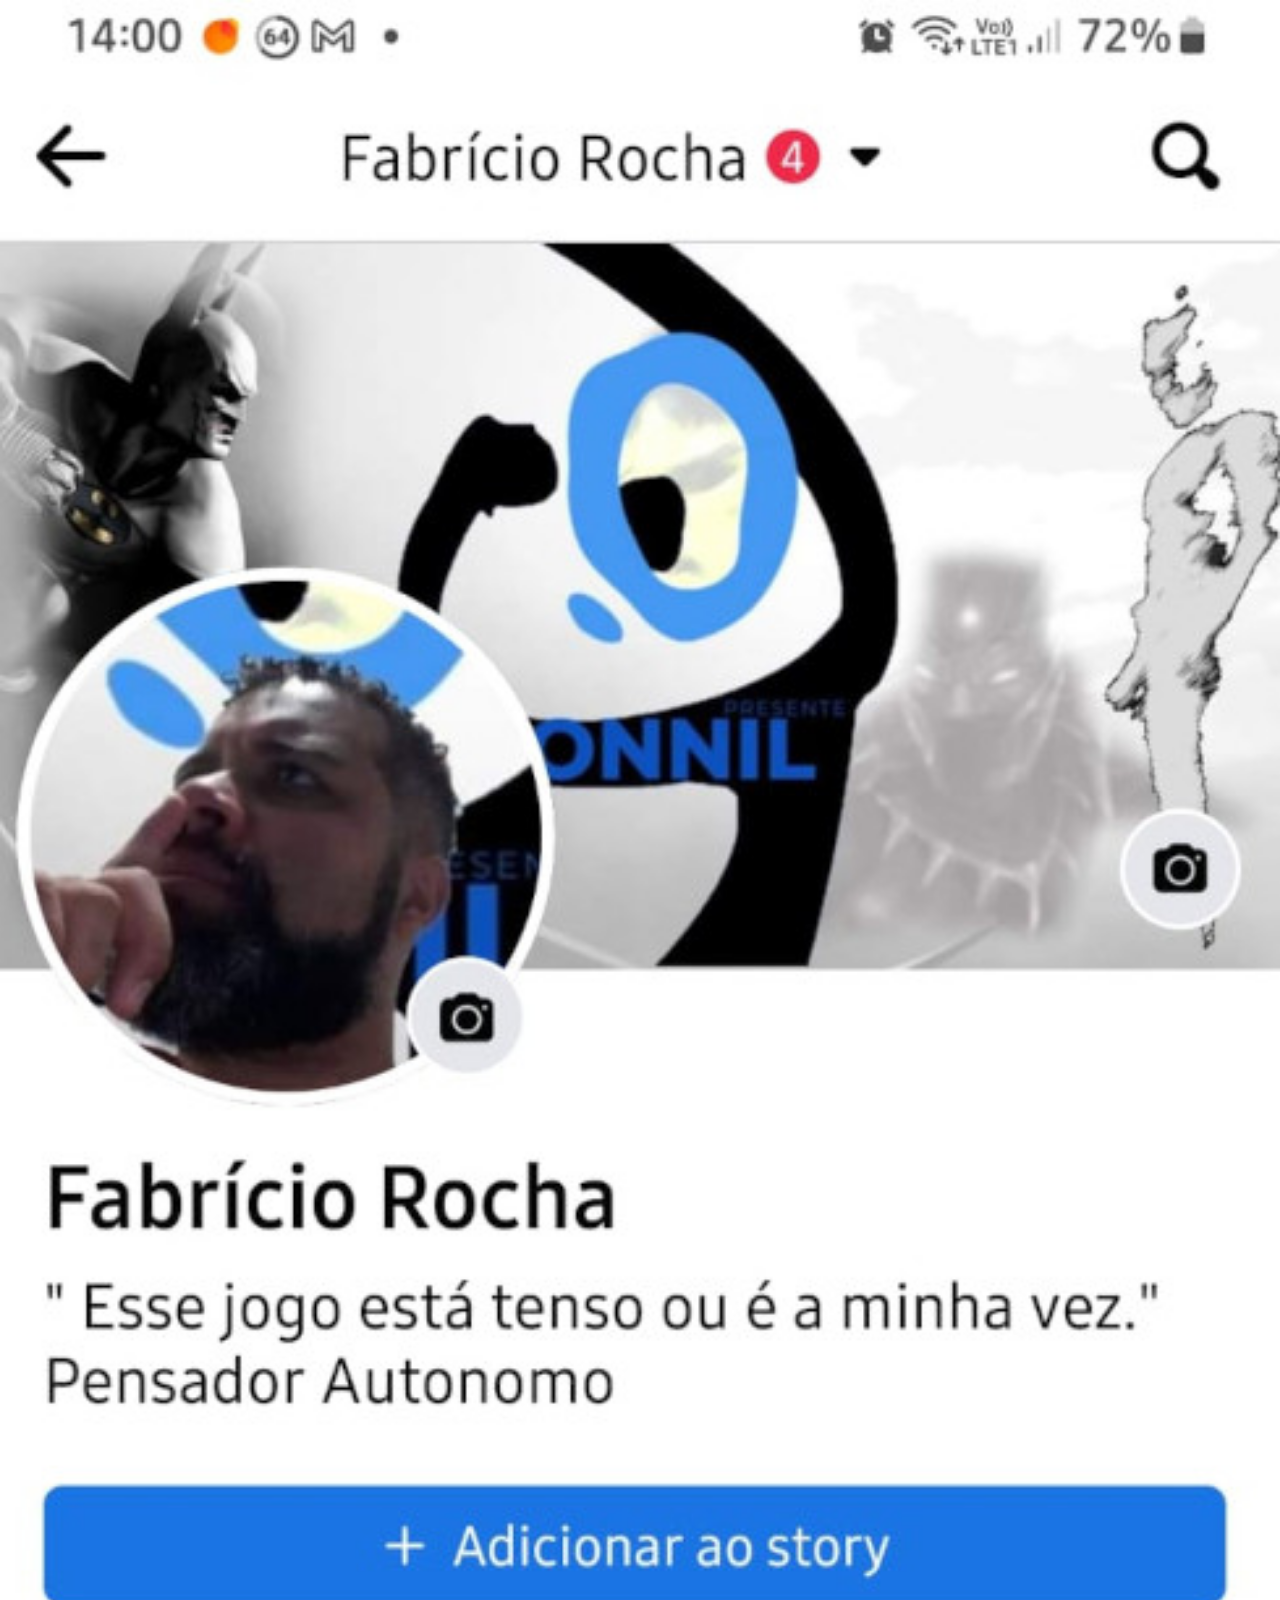
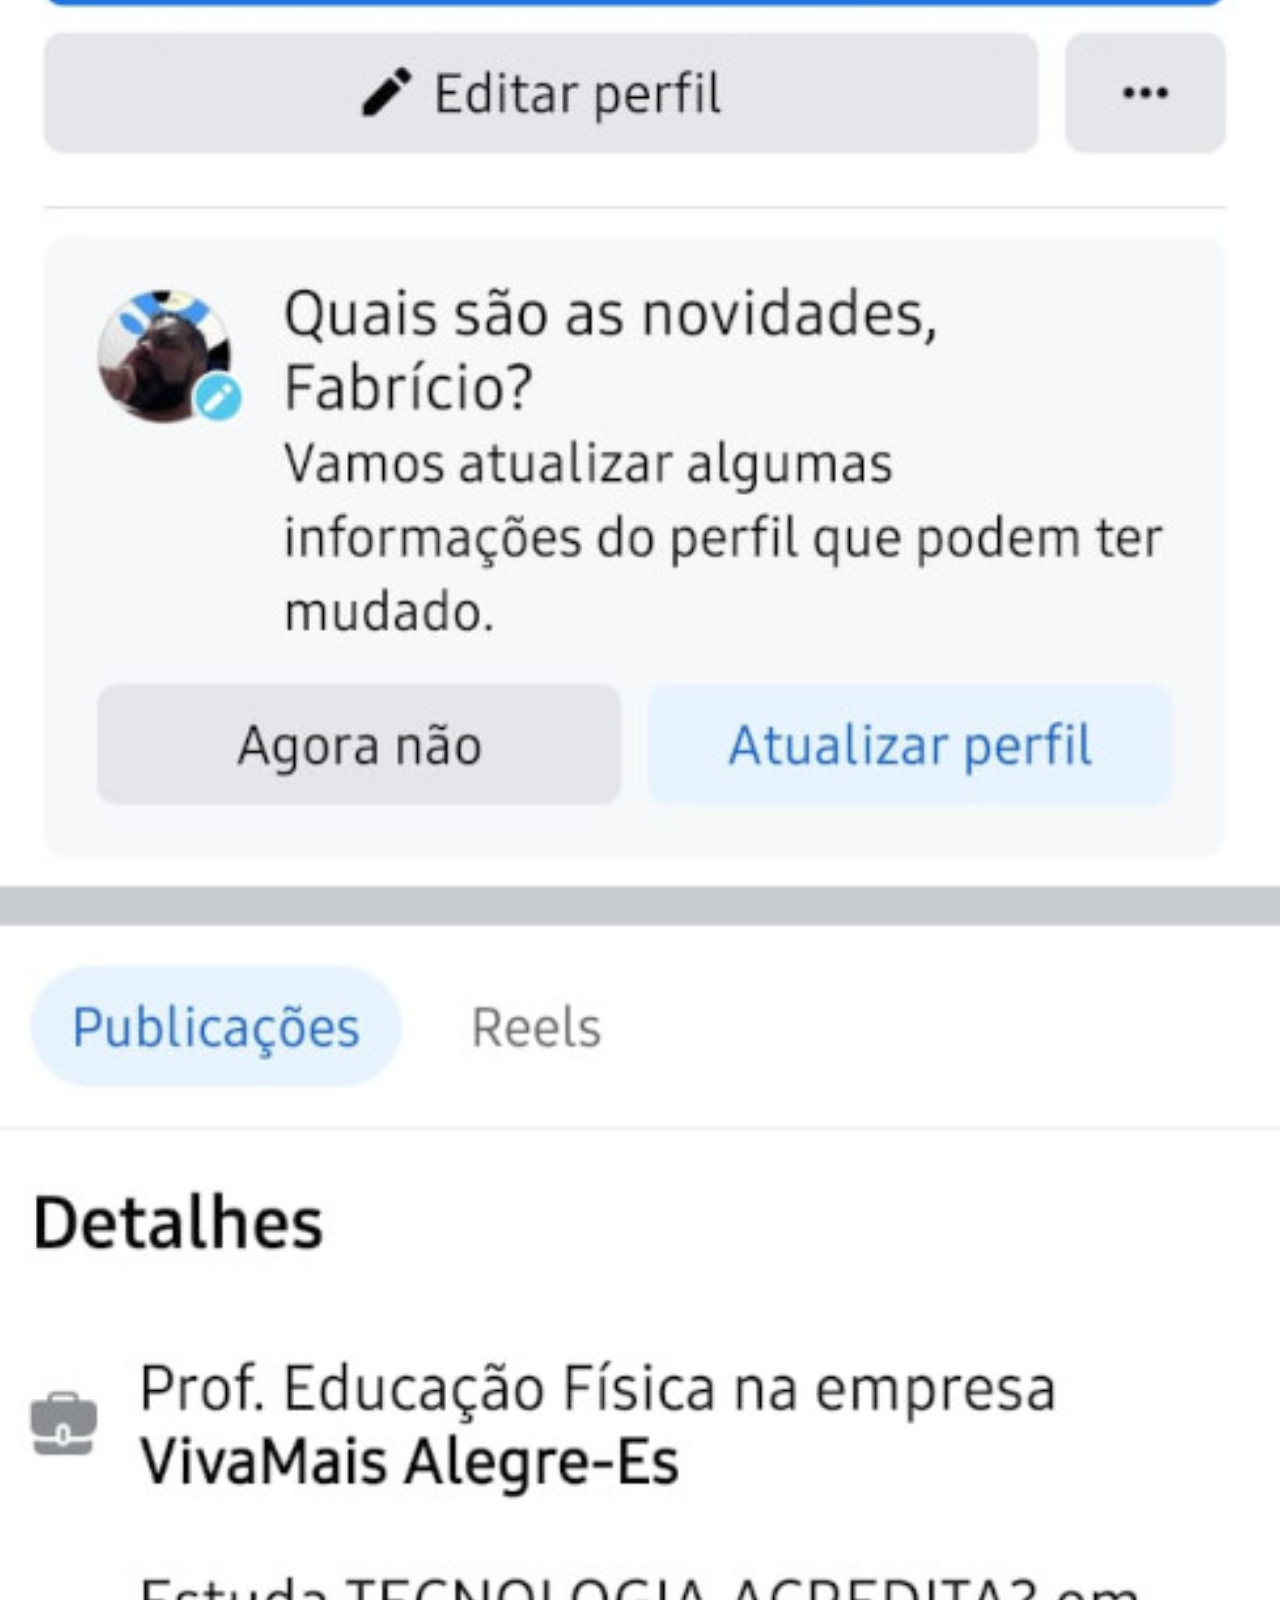
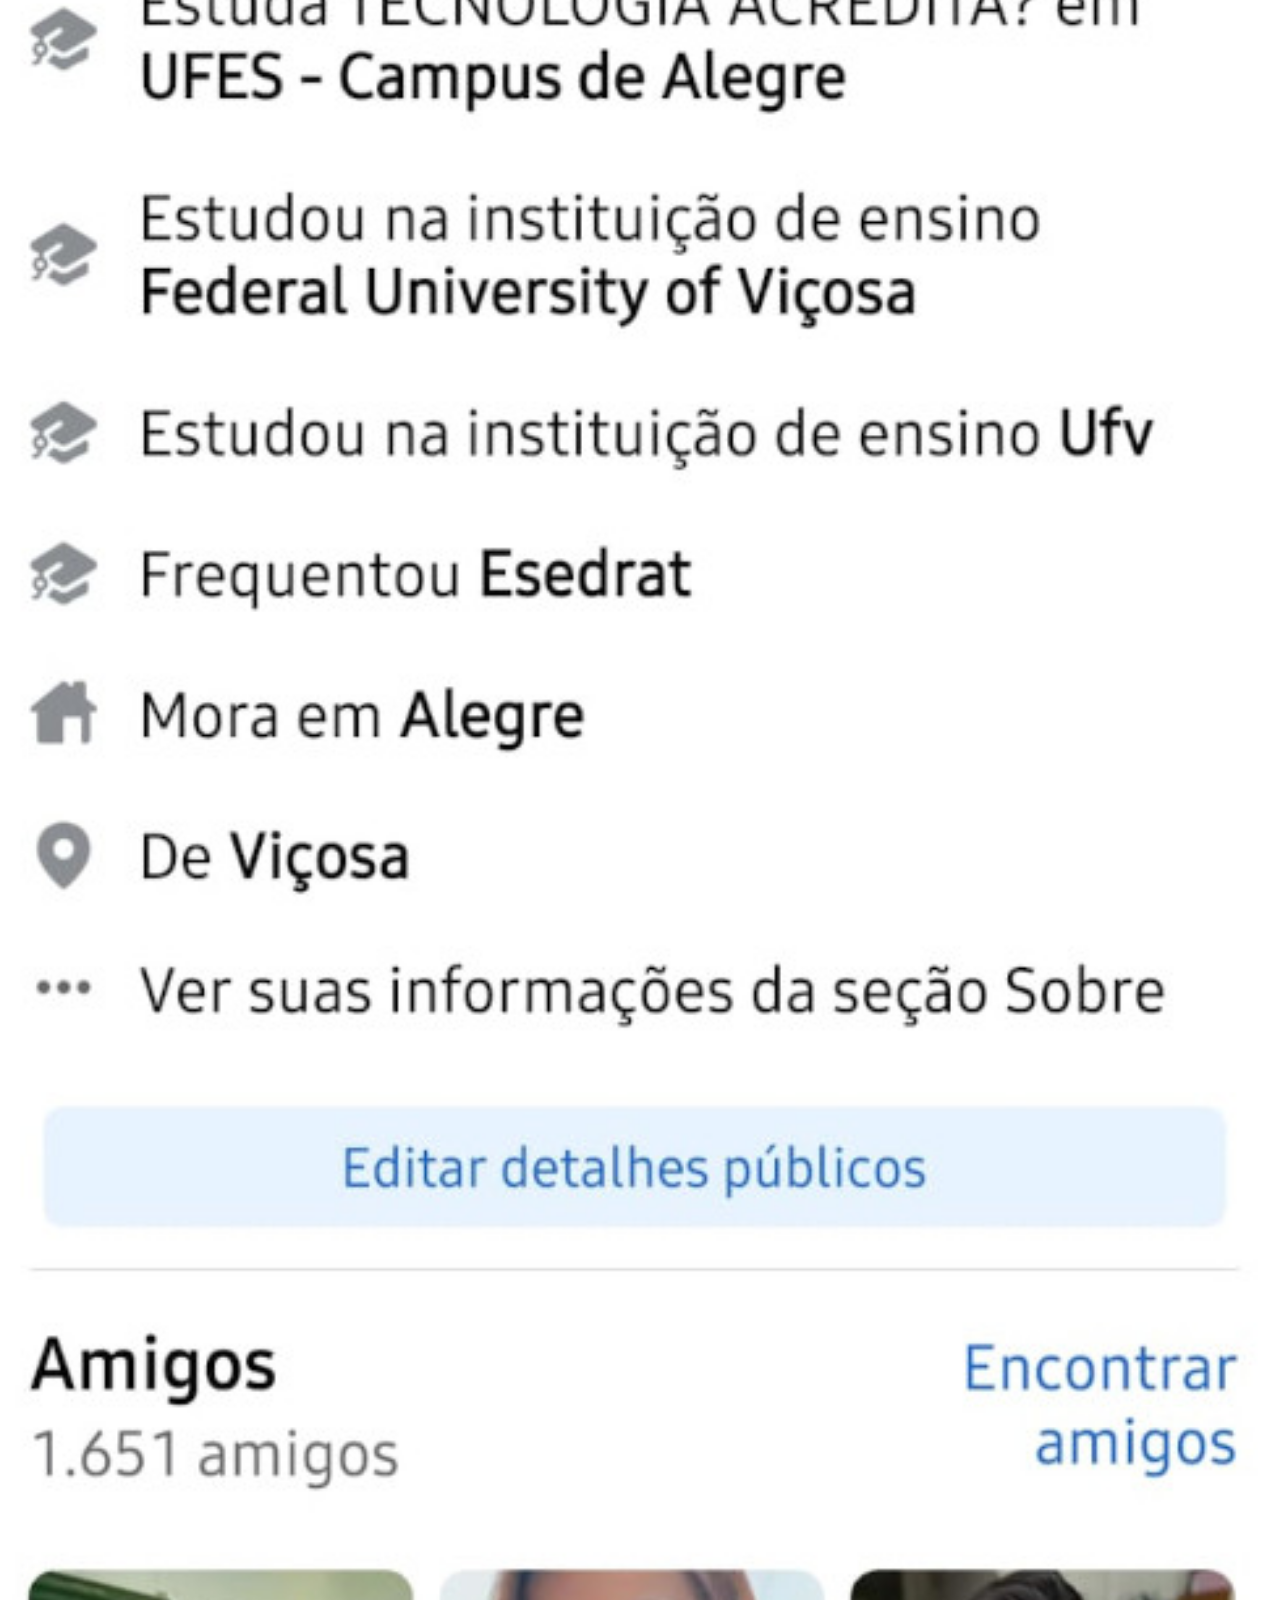
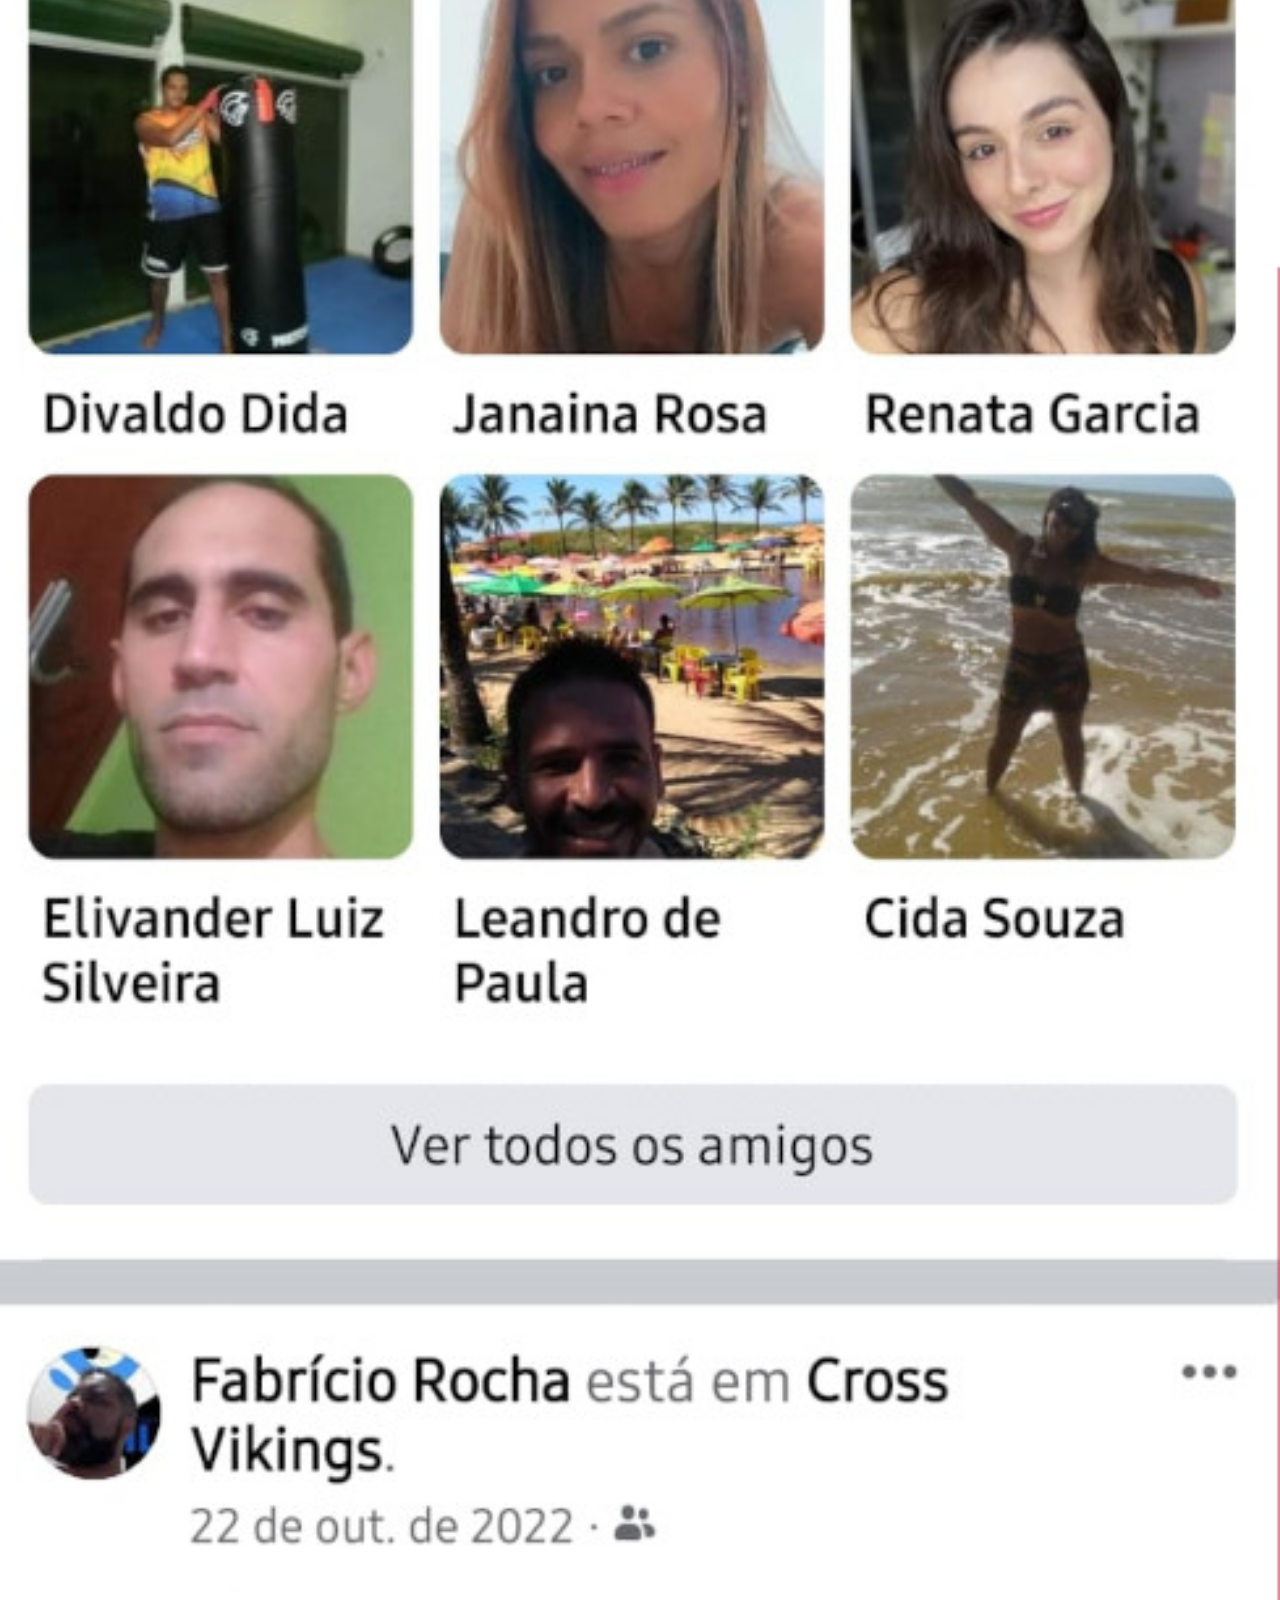
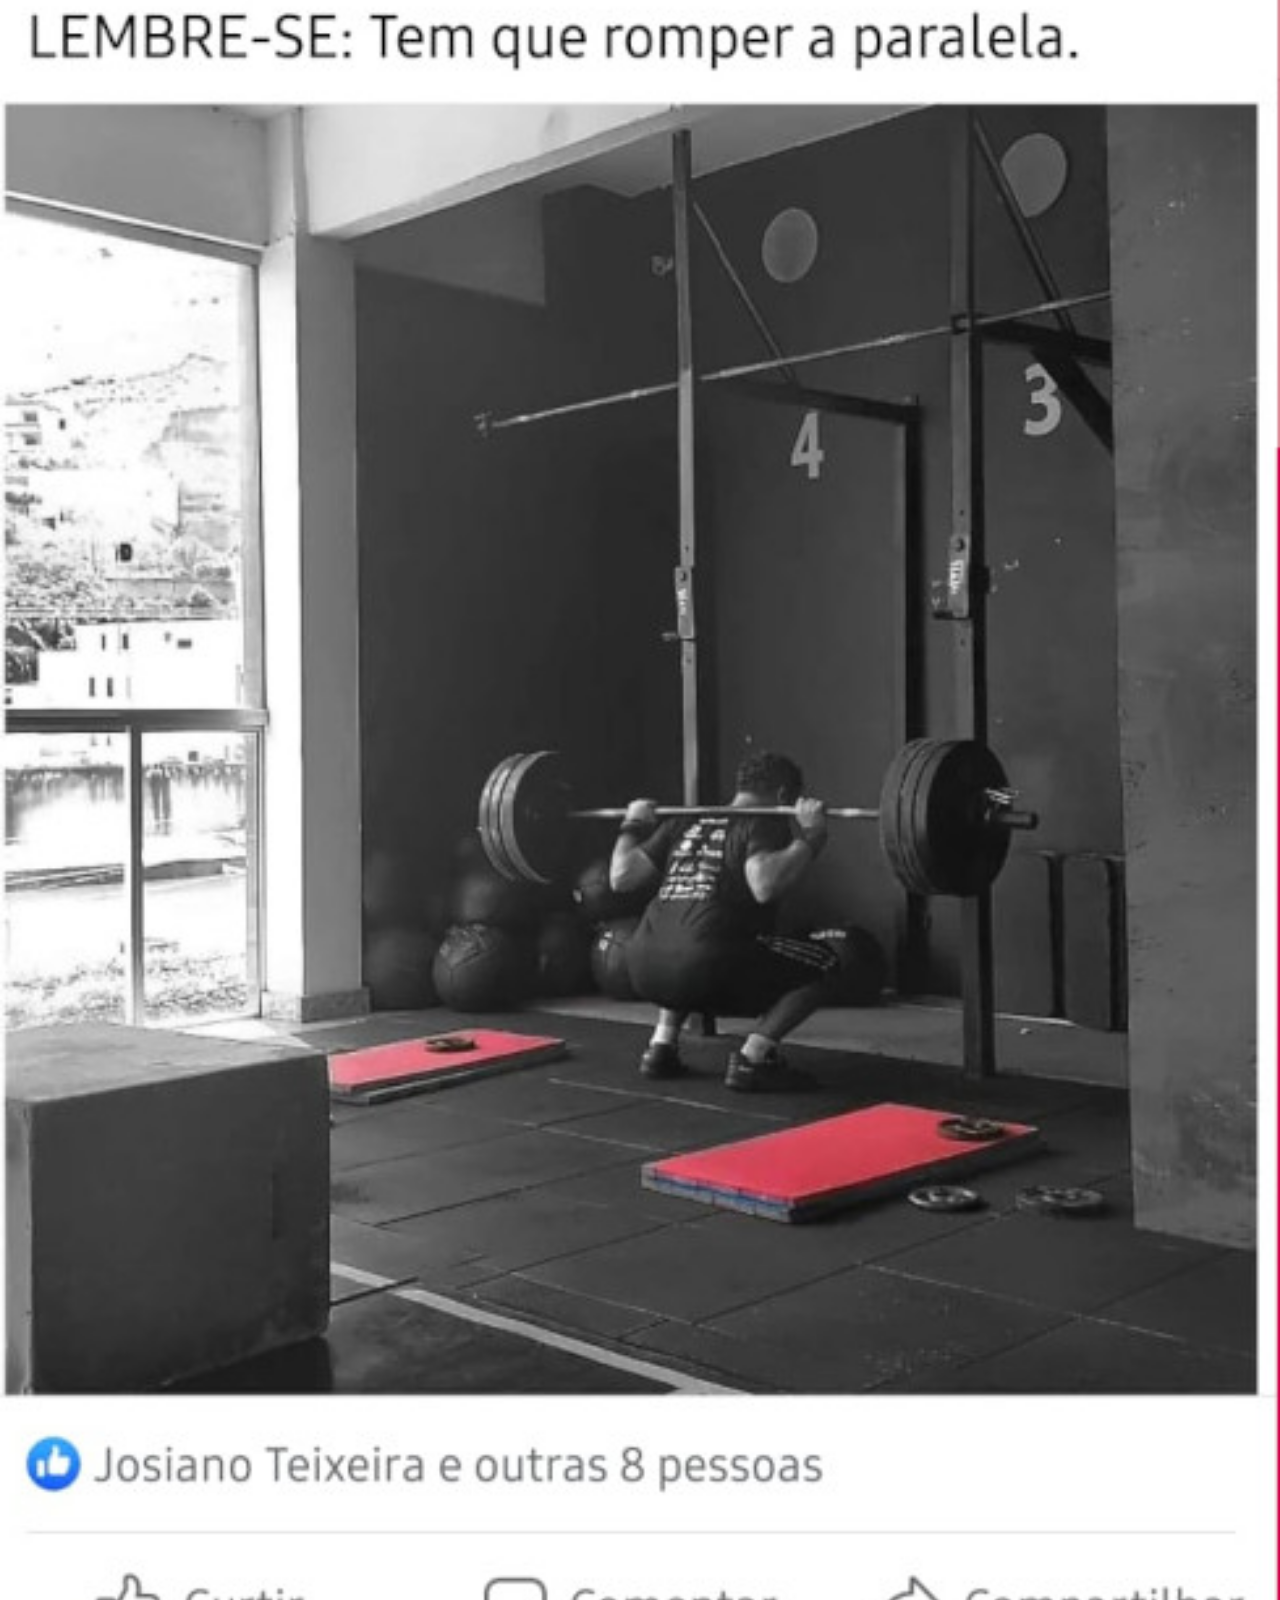
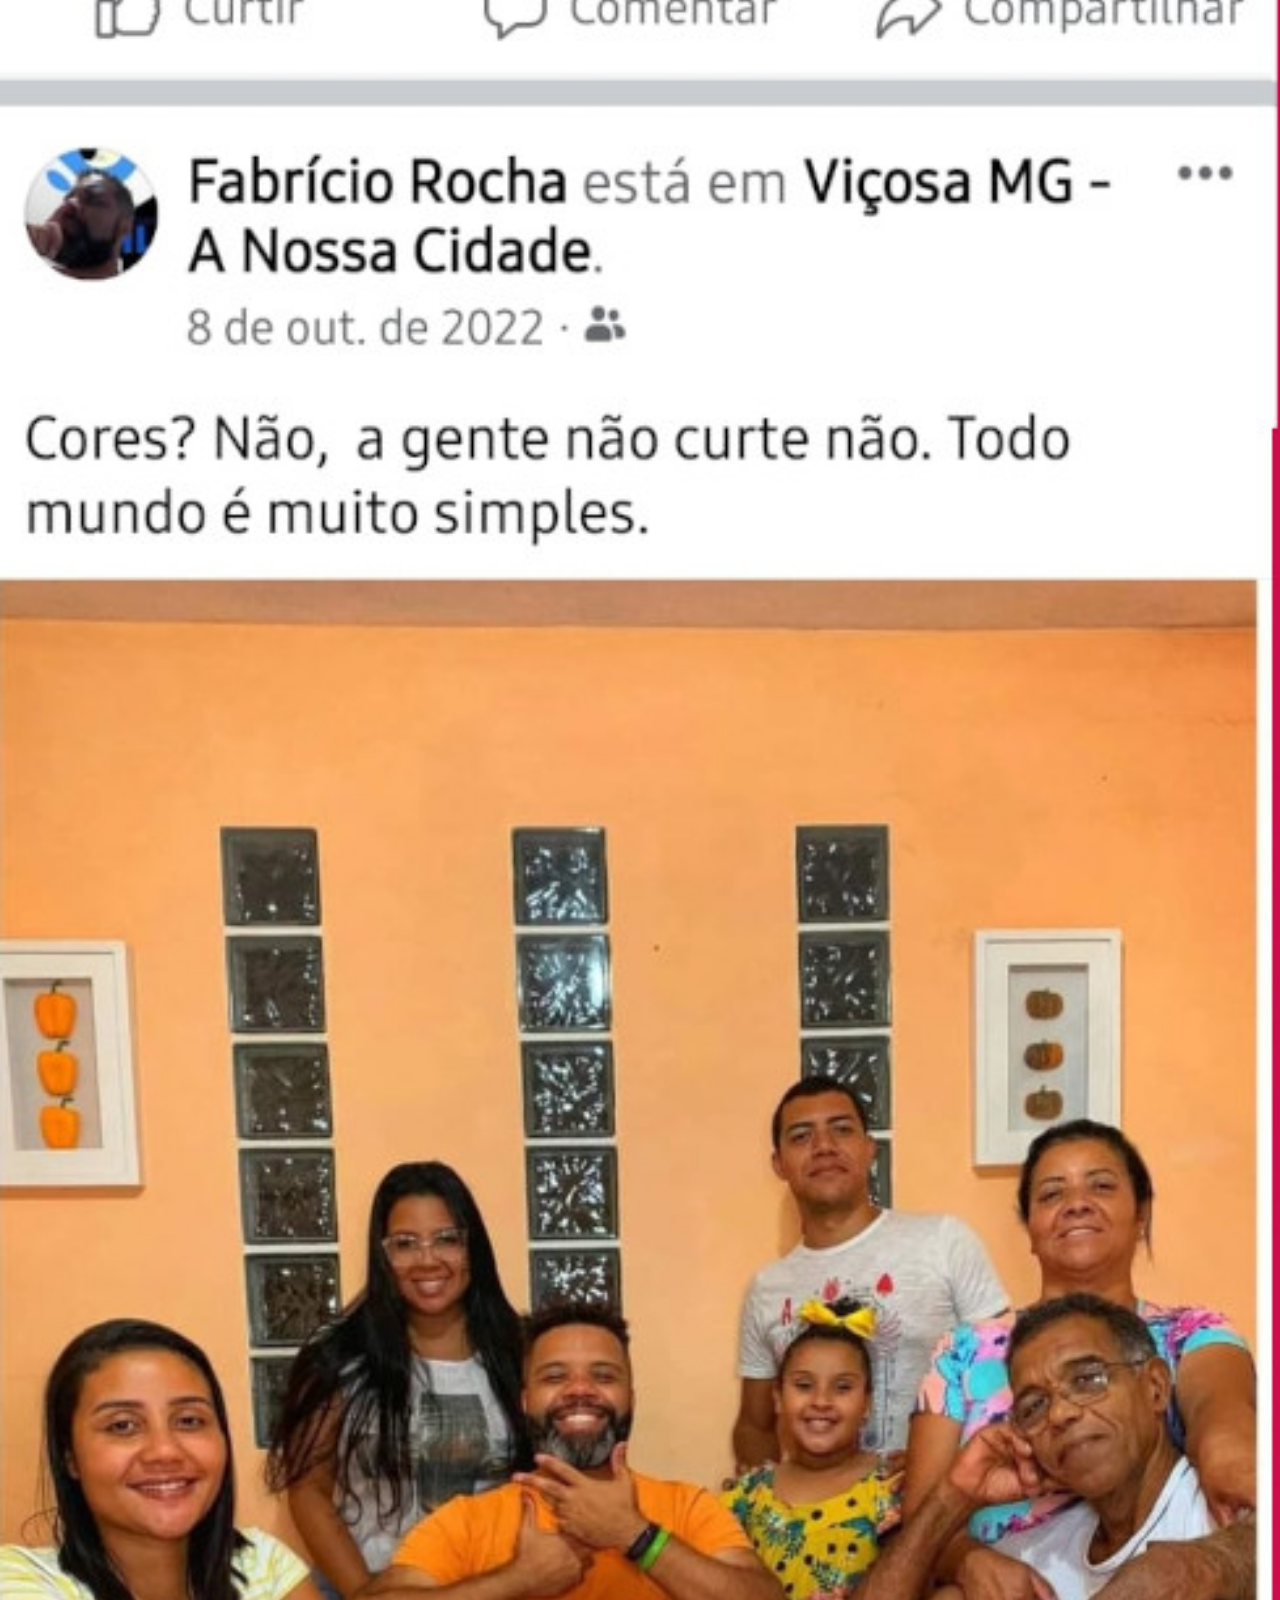
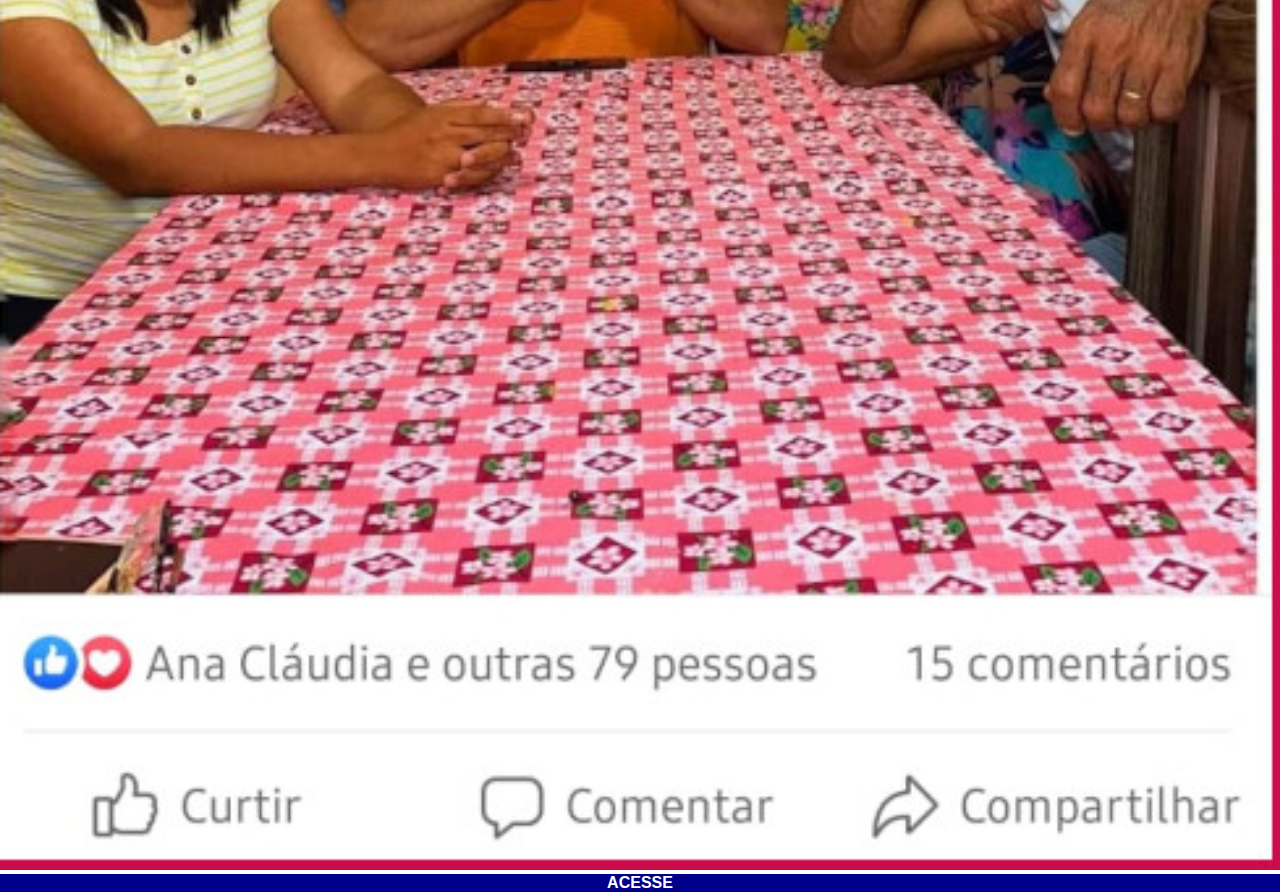
<file: projeto Redes Sociais/facebook.html>
<!DOCTYPE html>
<html lang="pt-br">
<head>
    <meta charset="UTF-8">
    <meta name="viewport" content="width=device-width, initial-scale=1.0">
    <title>facebook</title>
    <link rel="stylesheet" href="../projeto Redes Sociais/Estilos/social.css">
</head>

<body>
    <img src="imagens/tela-facebook2.jpg" alt="facebook">
    <a href="https://www.facebook.com/fabricio.rocha.102/?locale=pt_BR" target="_blank">ACESSE</a>
</body>
</html>
</file>
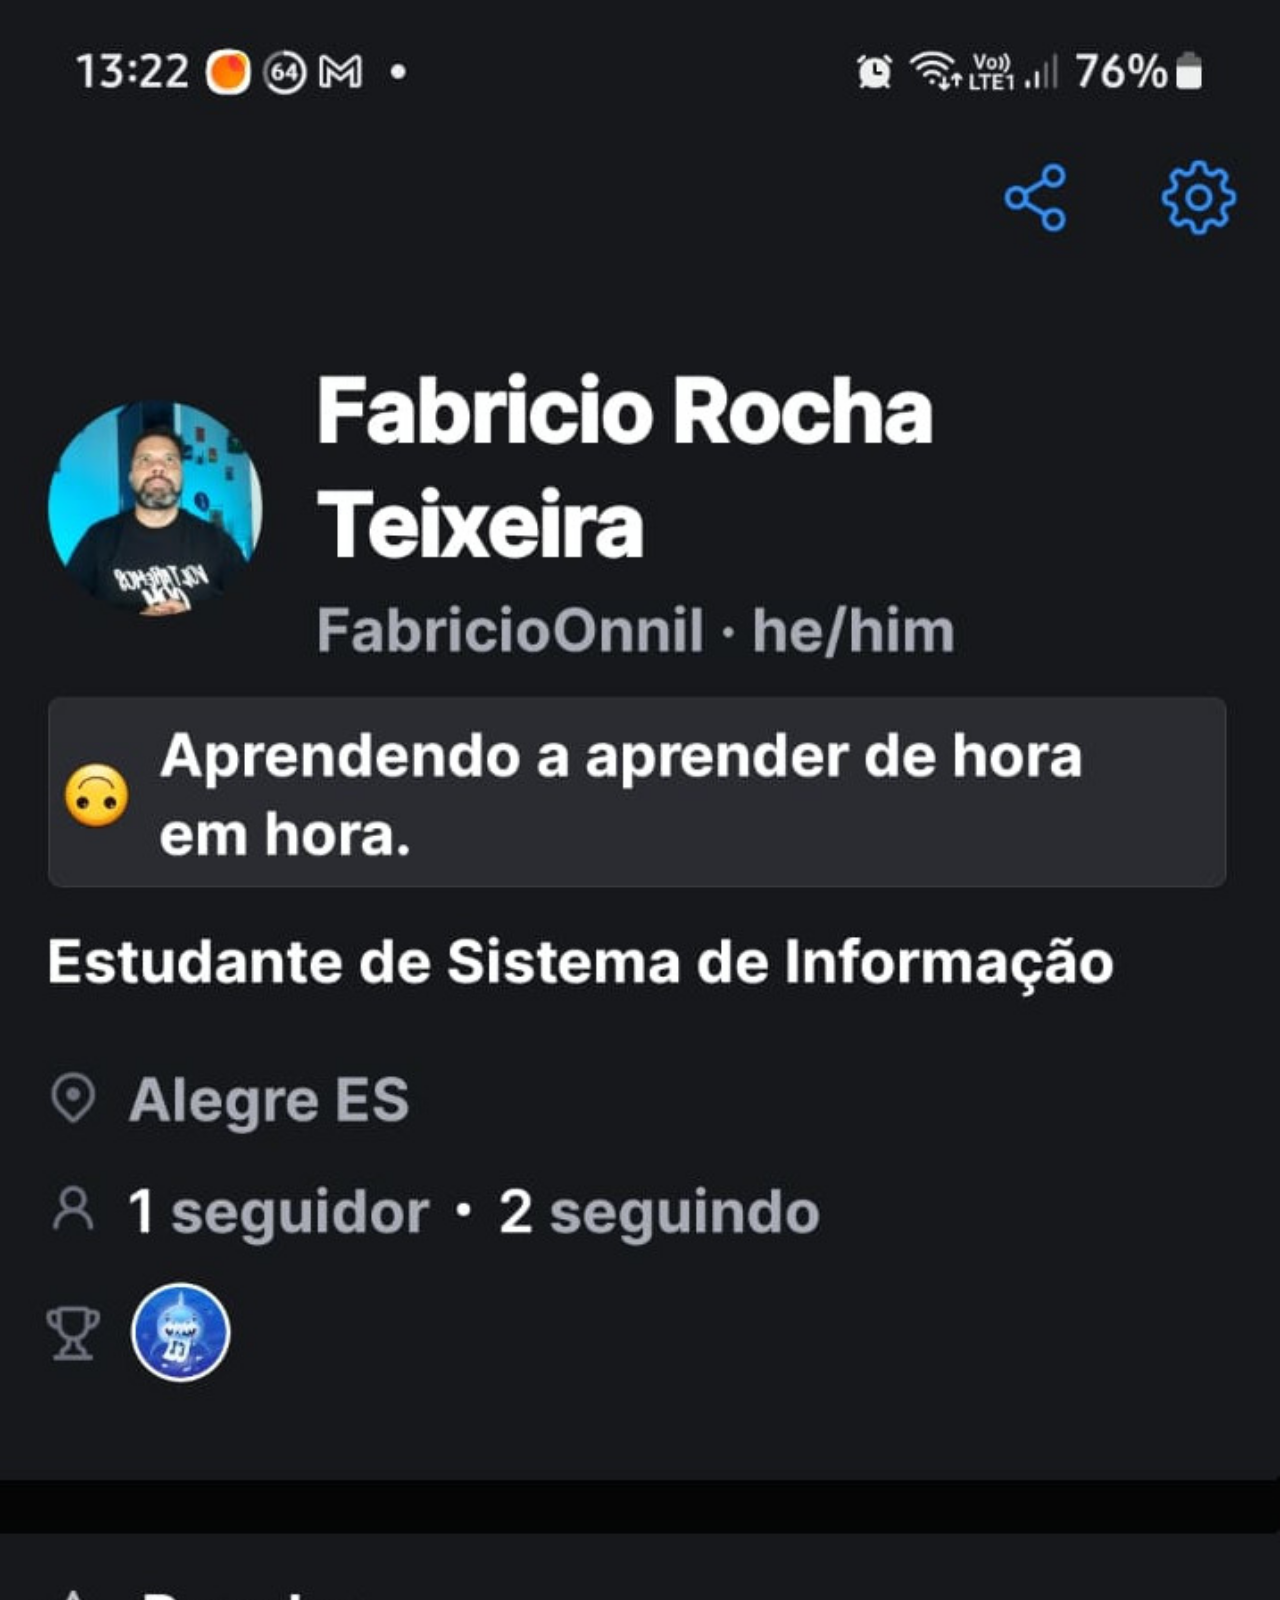
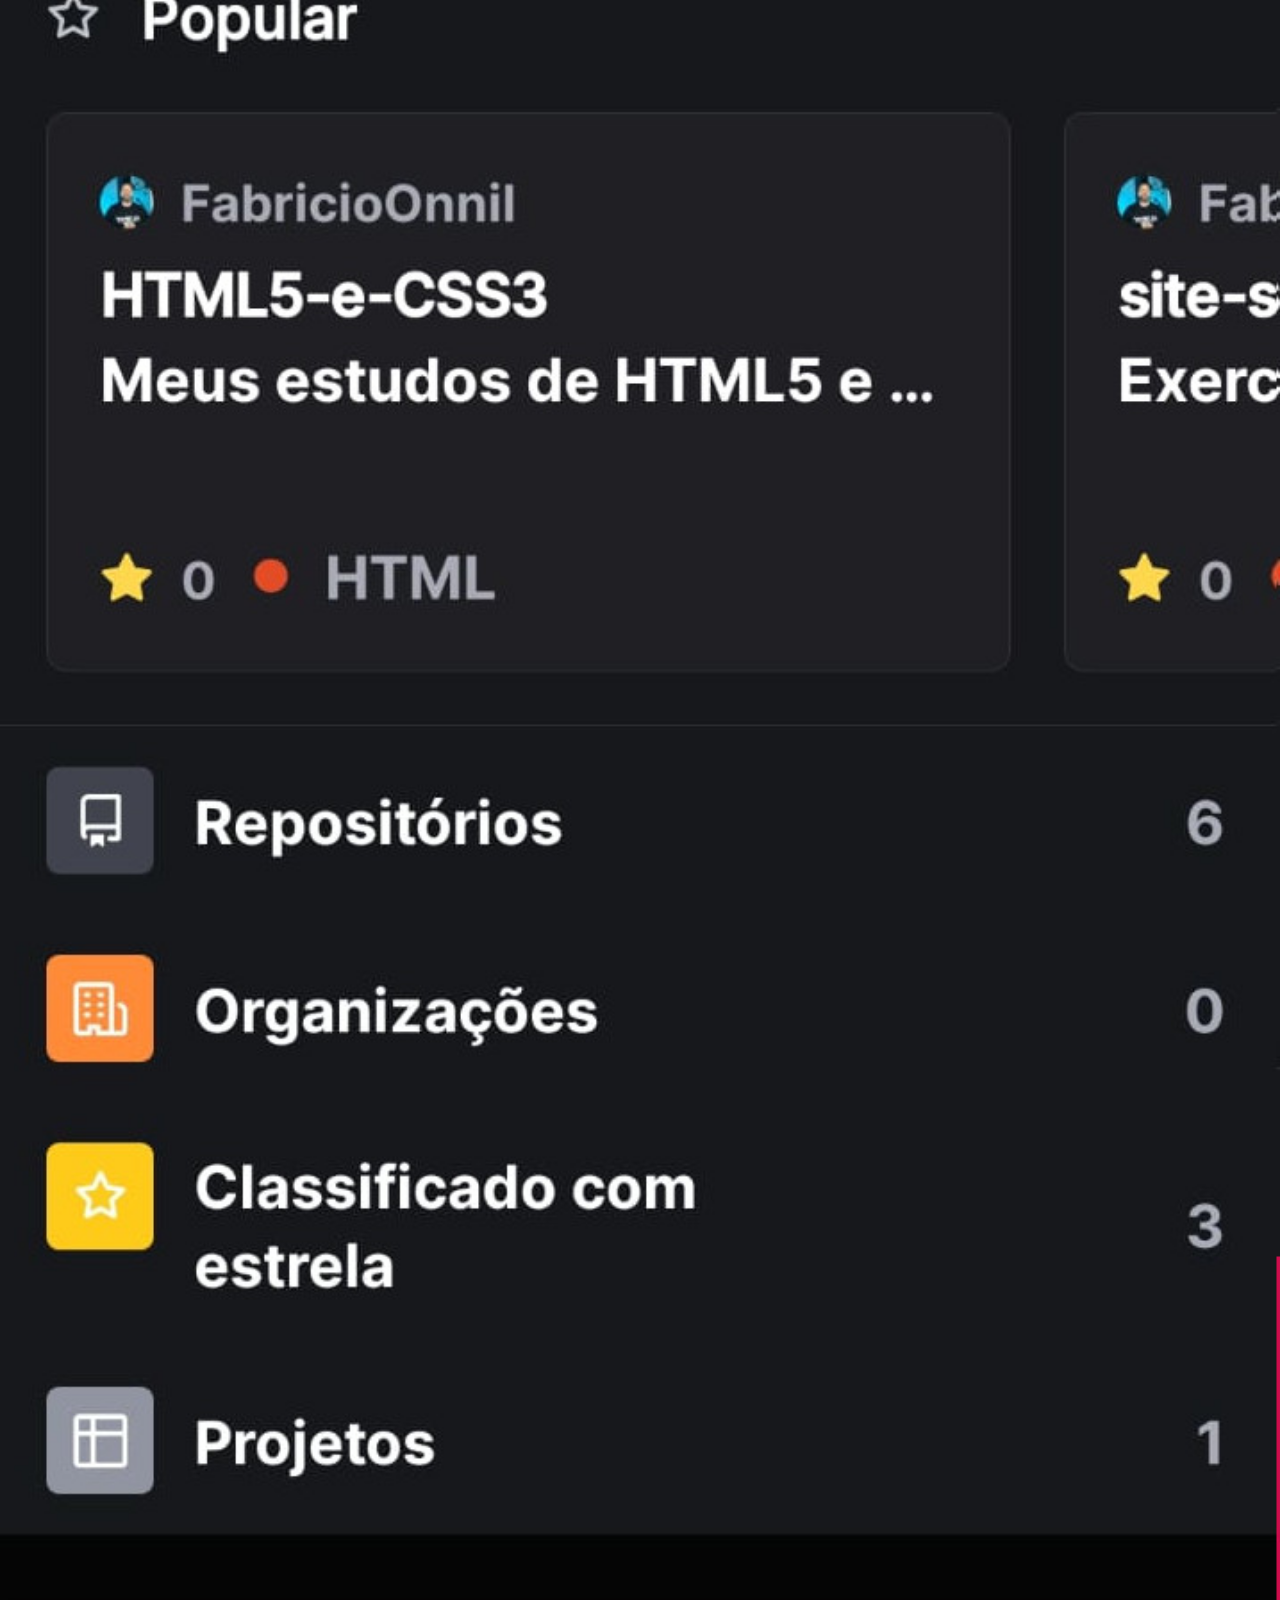
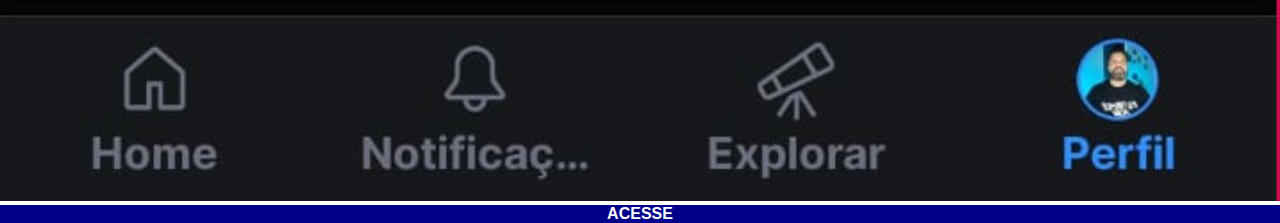
<file: projeto Redes Sociais/github.html>
<!DOCTYPE html>
<html lang="pt-br">
<head>
    <meta charset="UTF-8">
    <meta name="viewport" content="width=device-width, initial-scale=1.0">
    <title>github</title>
    <link rel="stylesheet" href="../projeto Redes Sociais/Estilos/social.css">
</head>

<body>
    <img src="imagens/tela-github2.jpg" alt="github">
    <a href="https://github.com/FabricioOnnil" target="_blank">ACESSE</a>
</body>
</html>
</file>
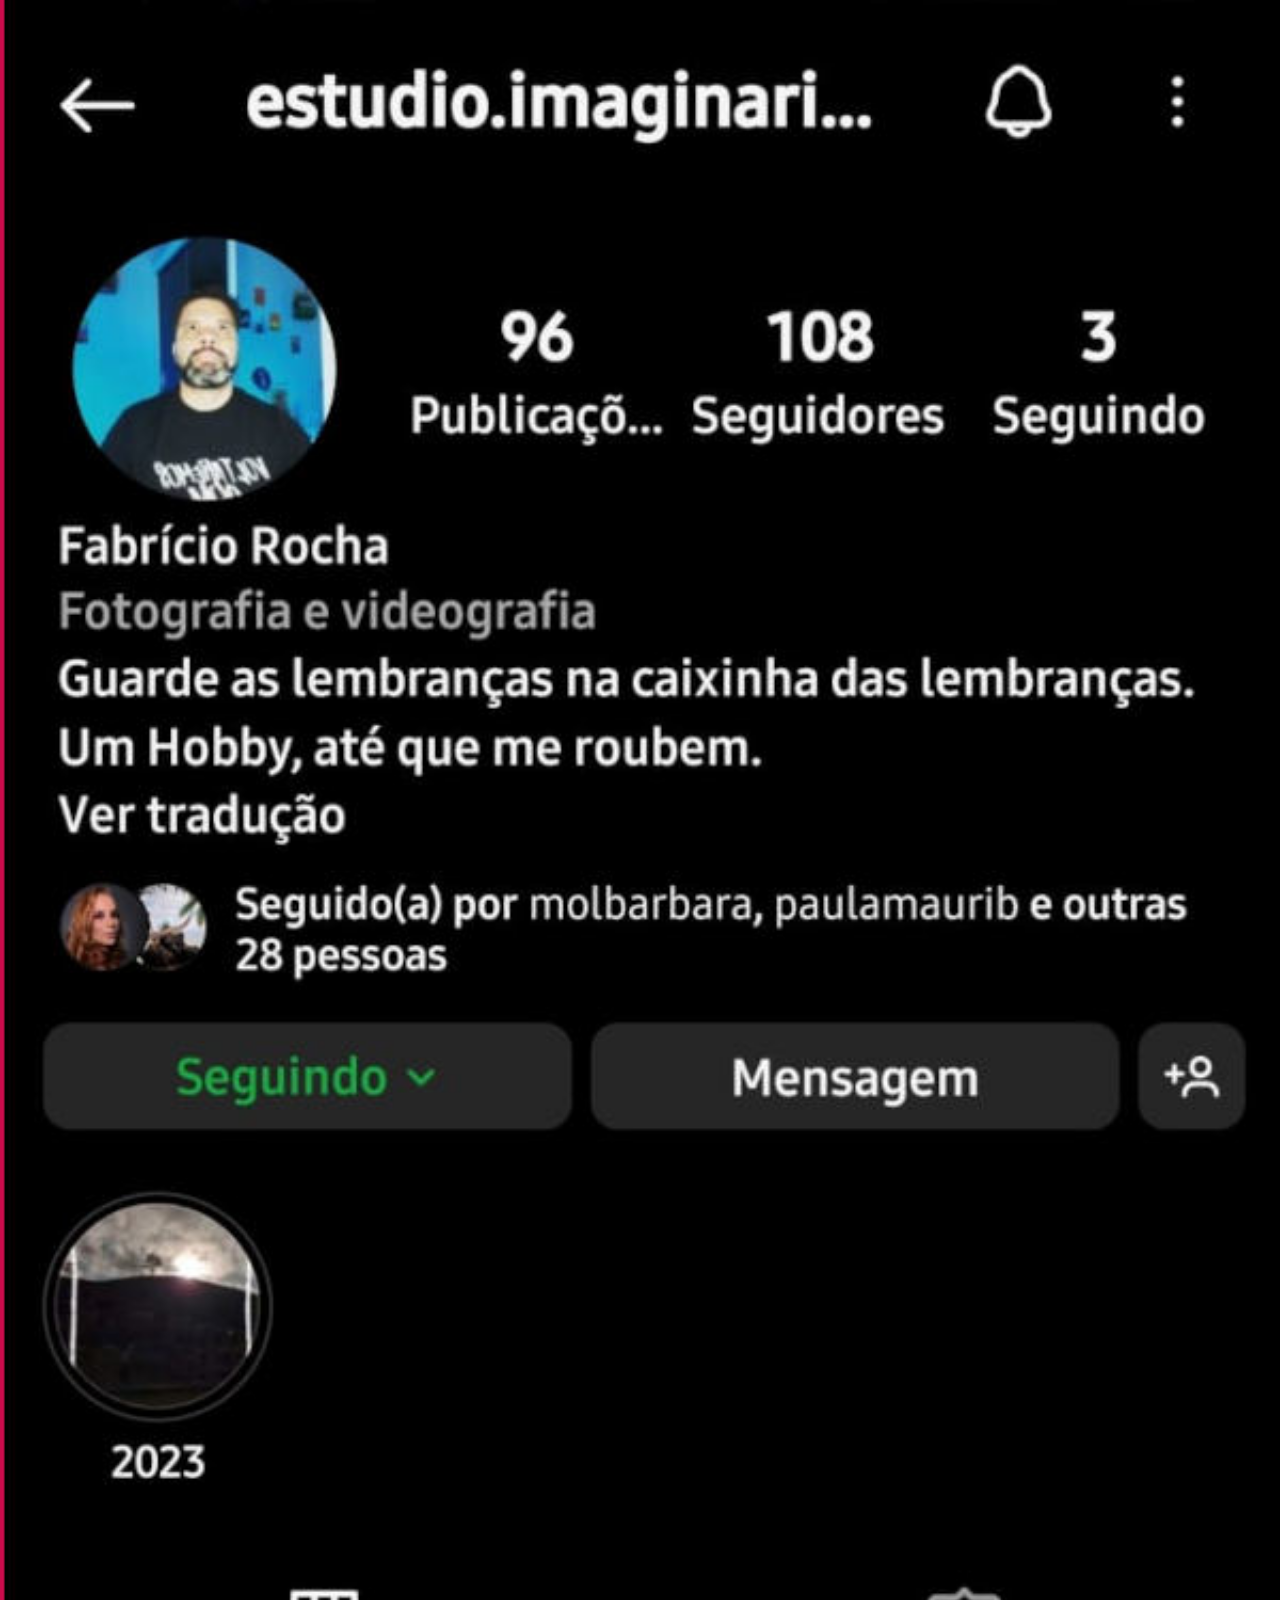
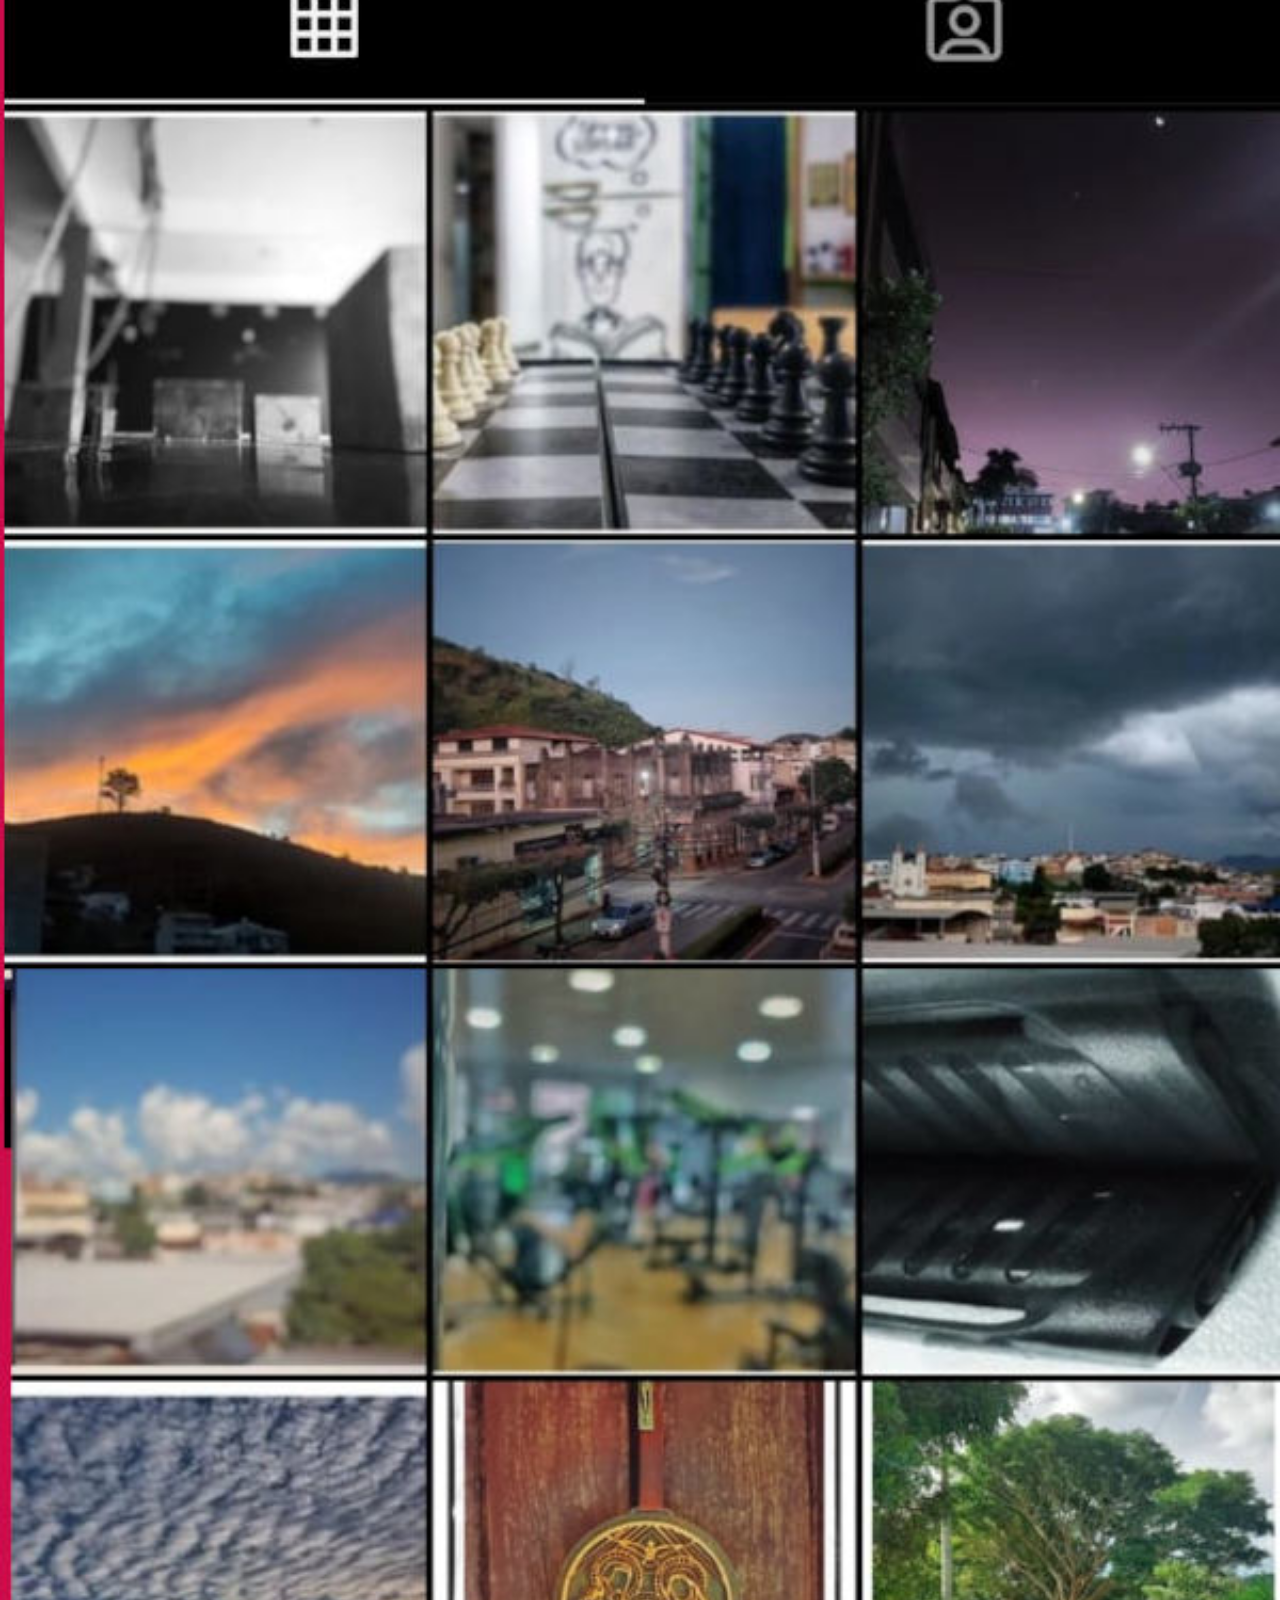
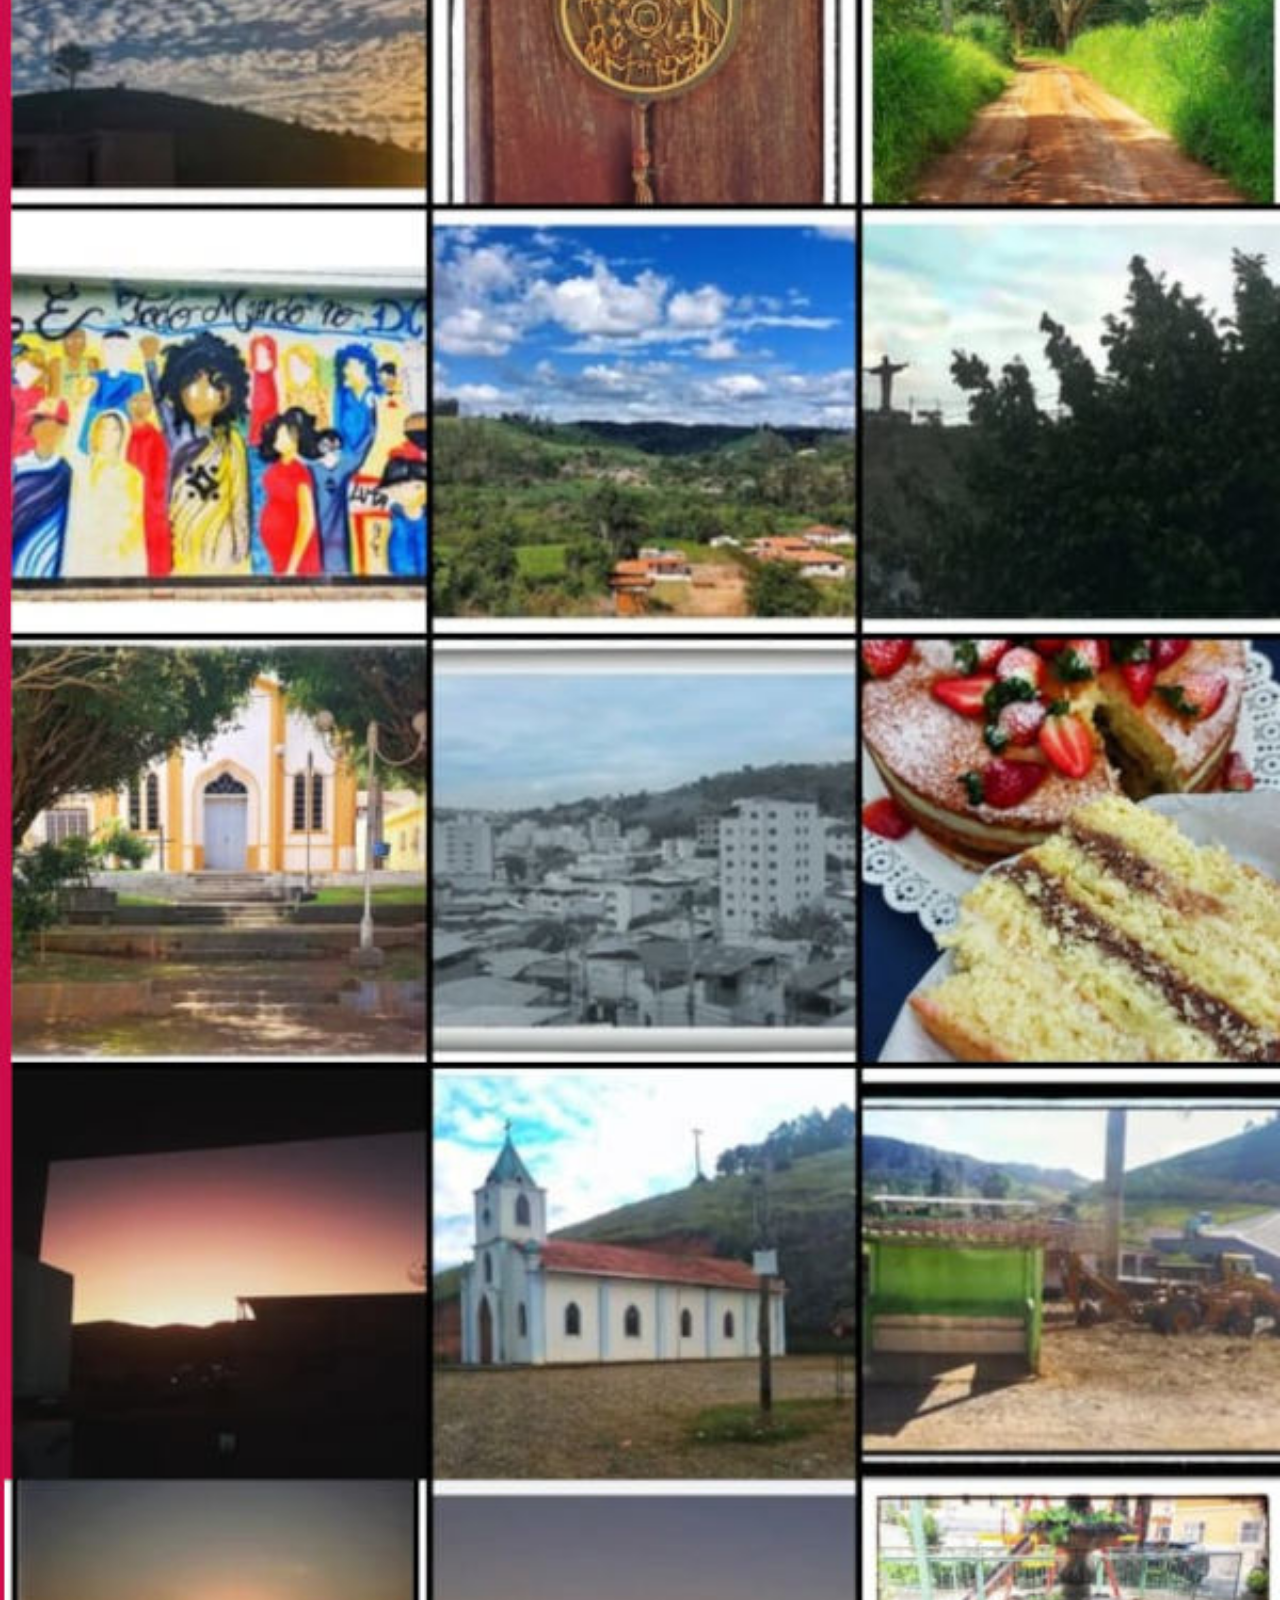
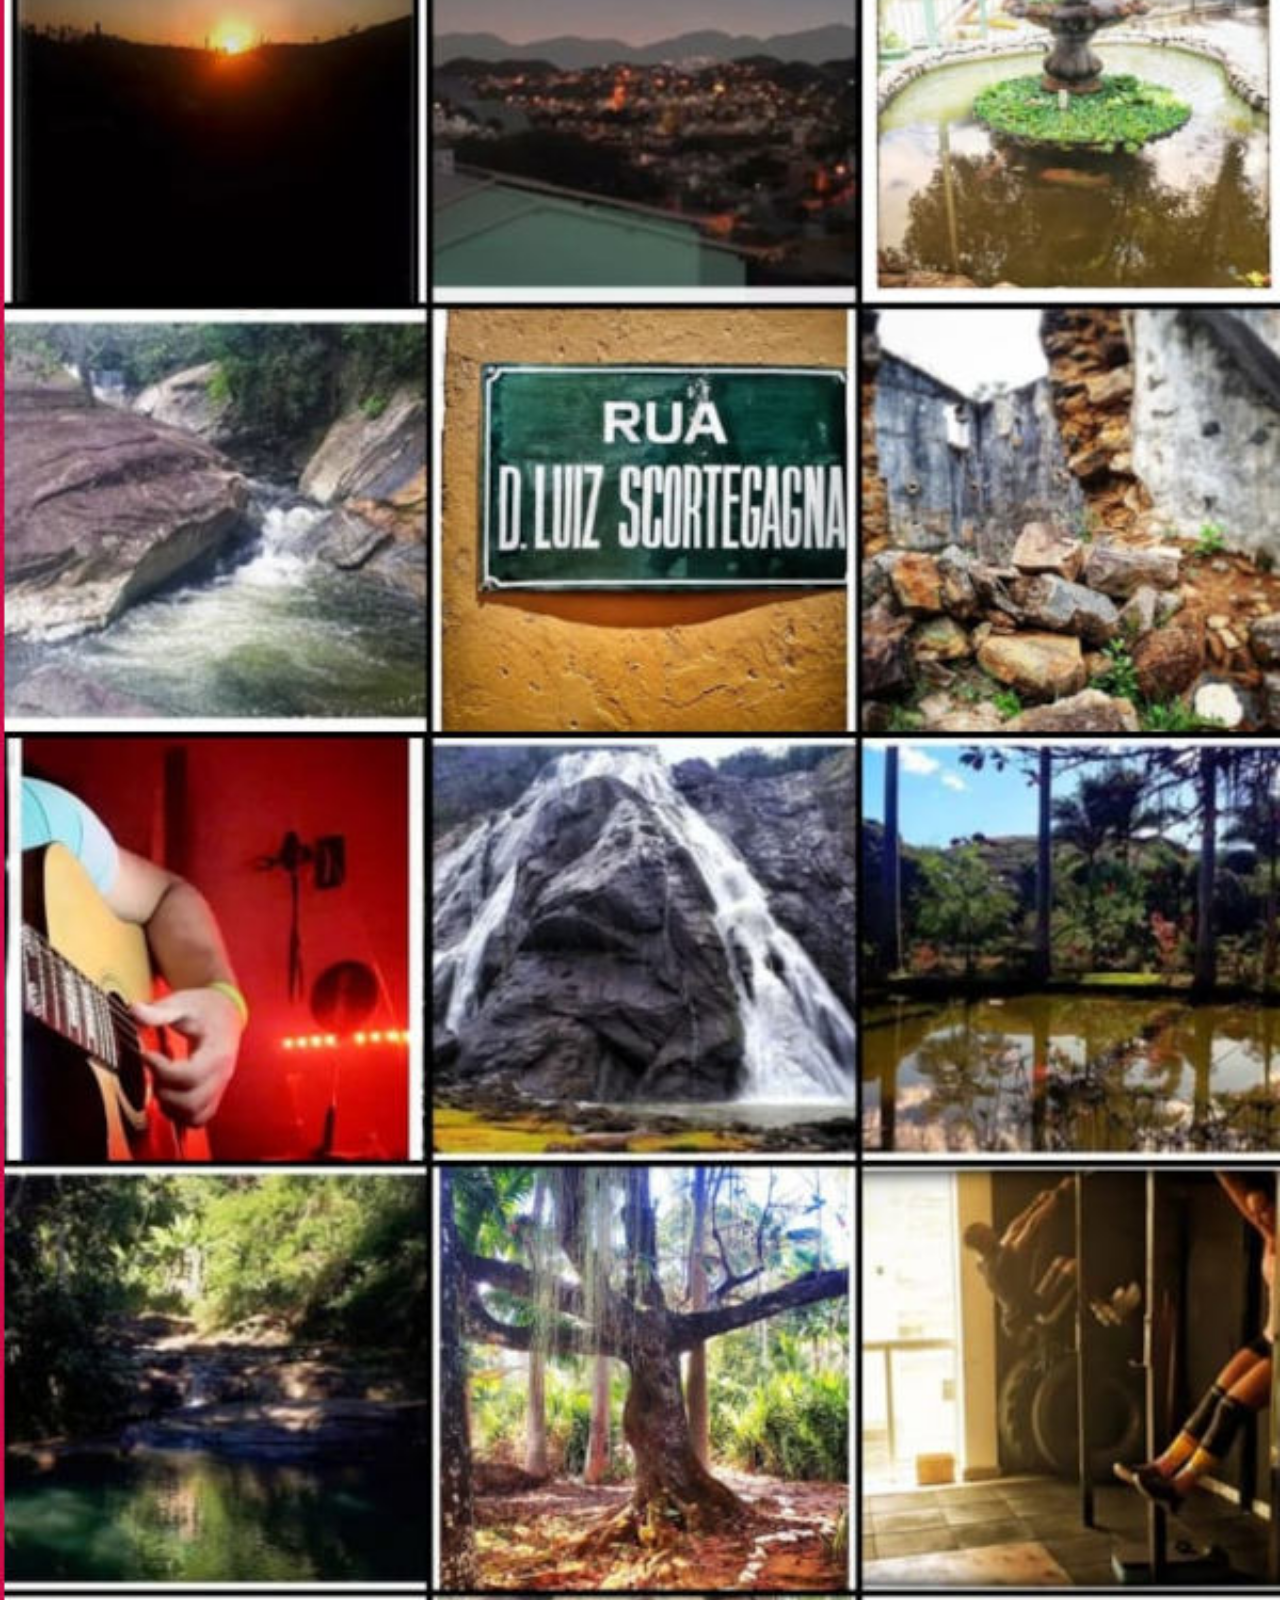
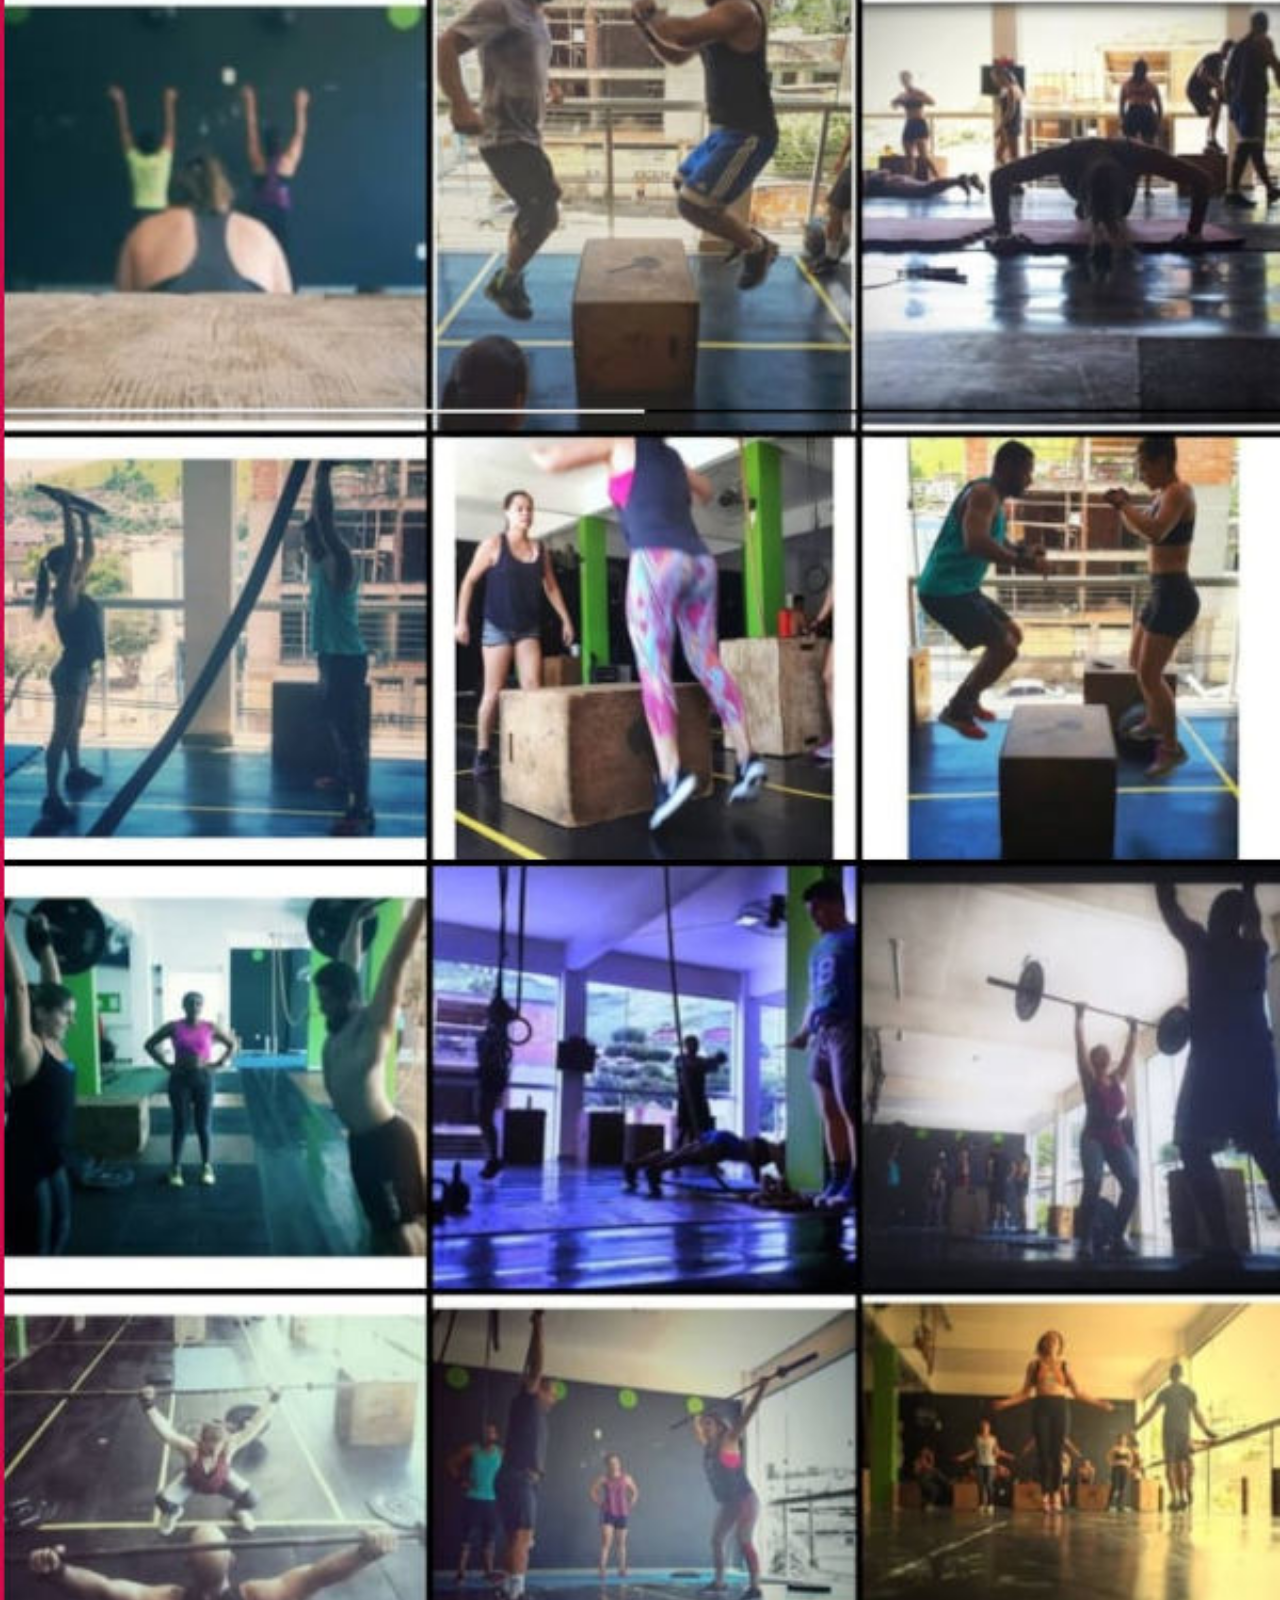
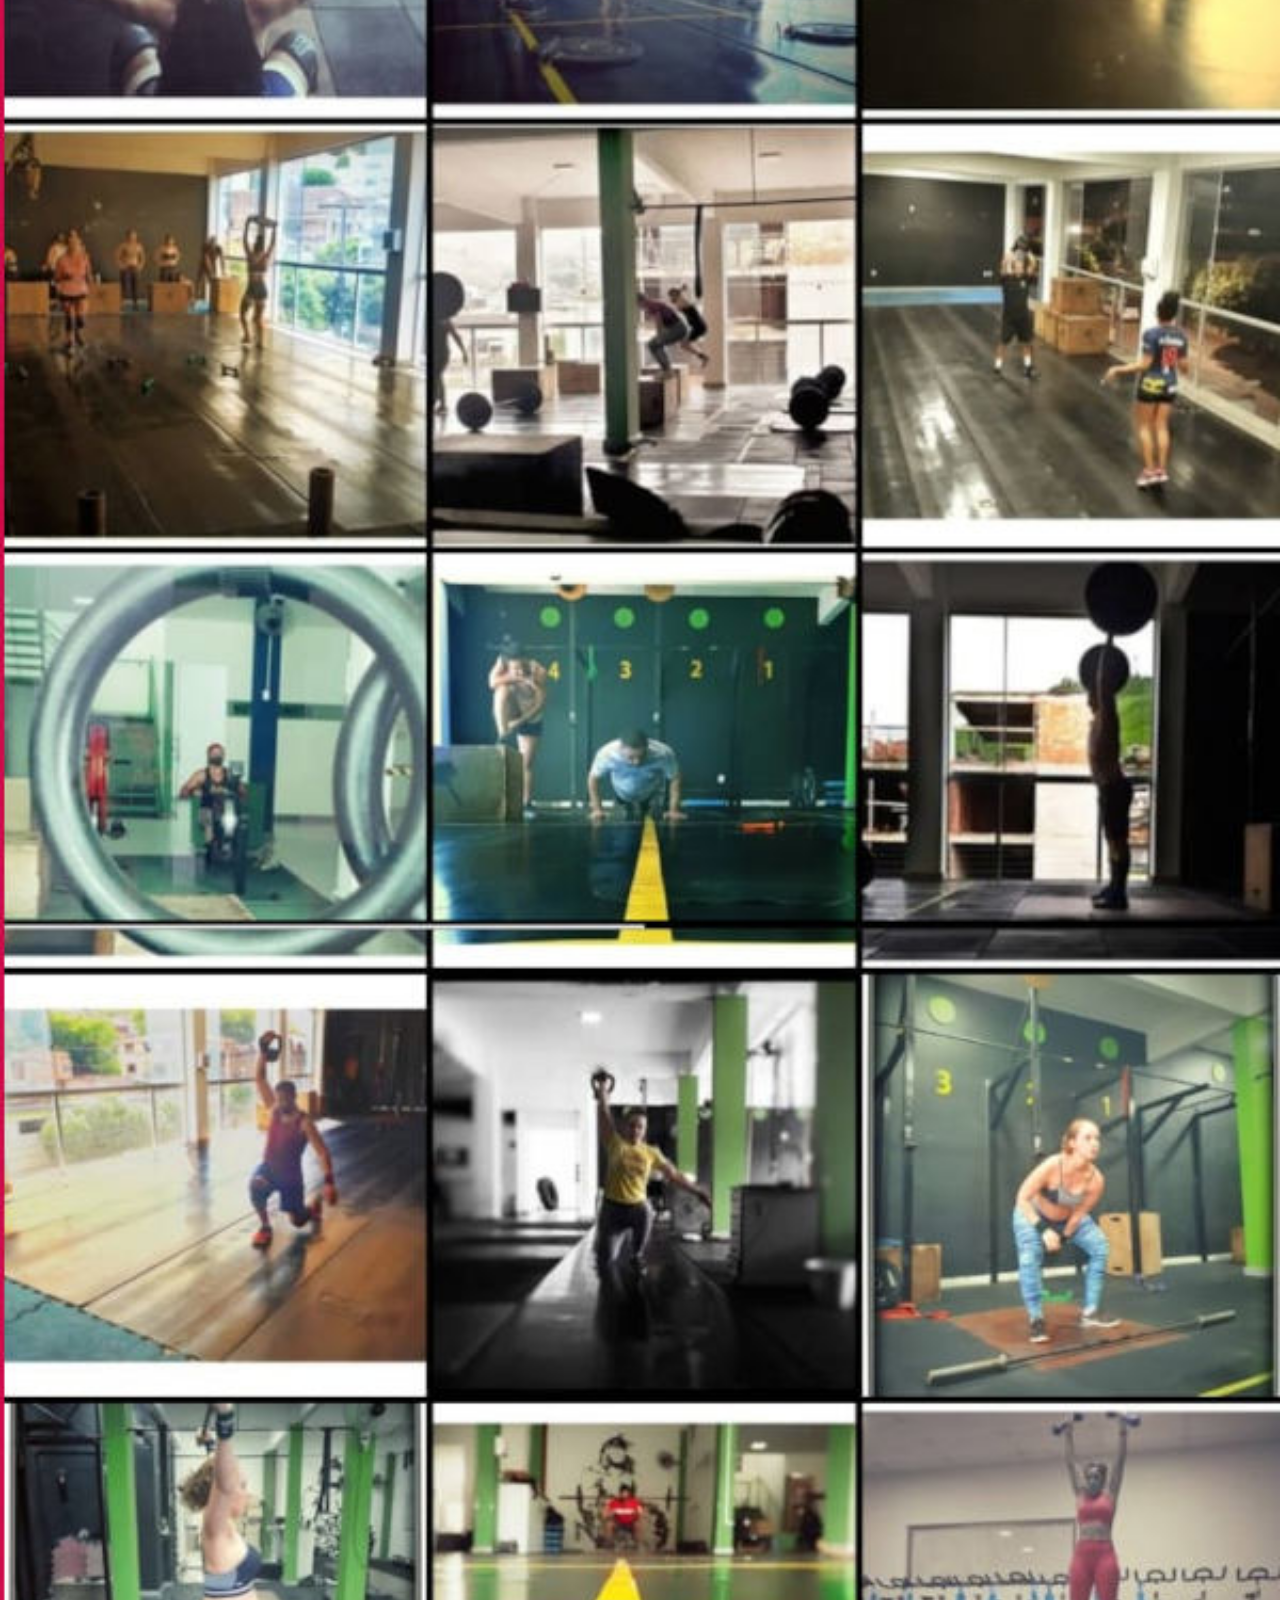
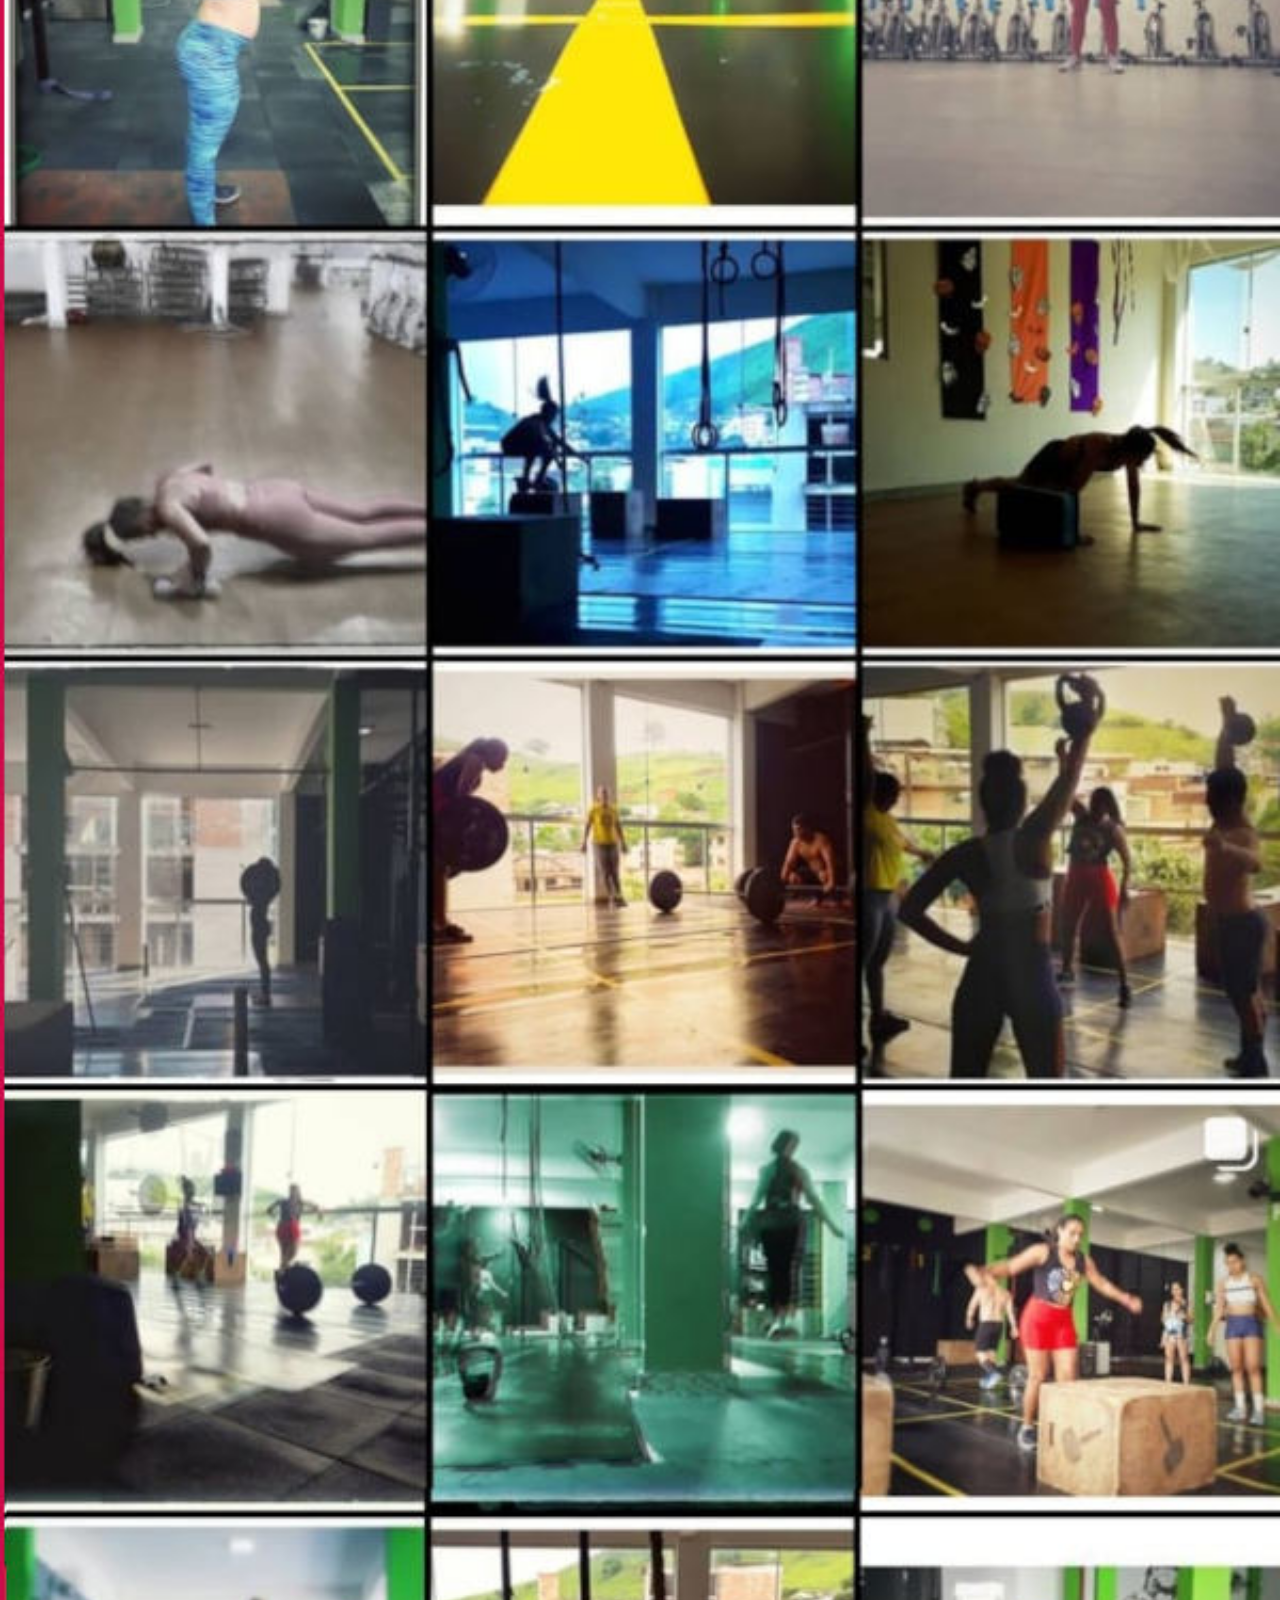
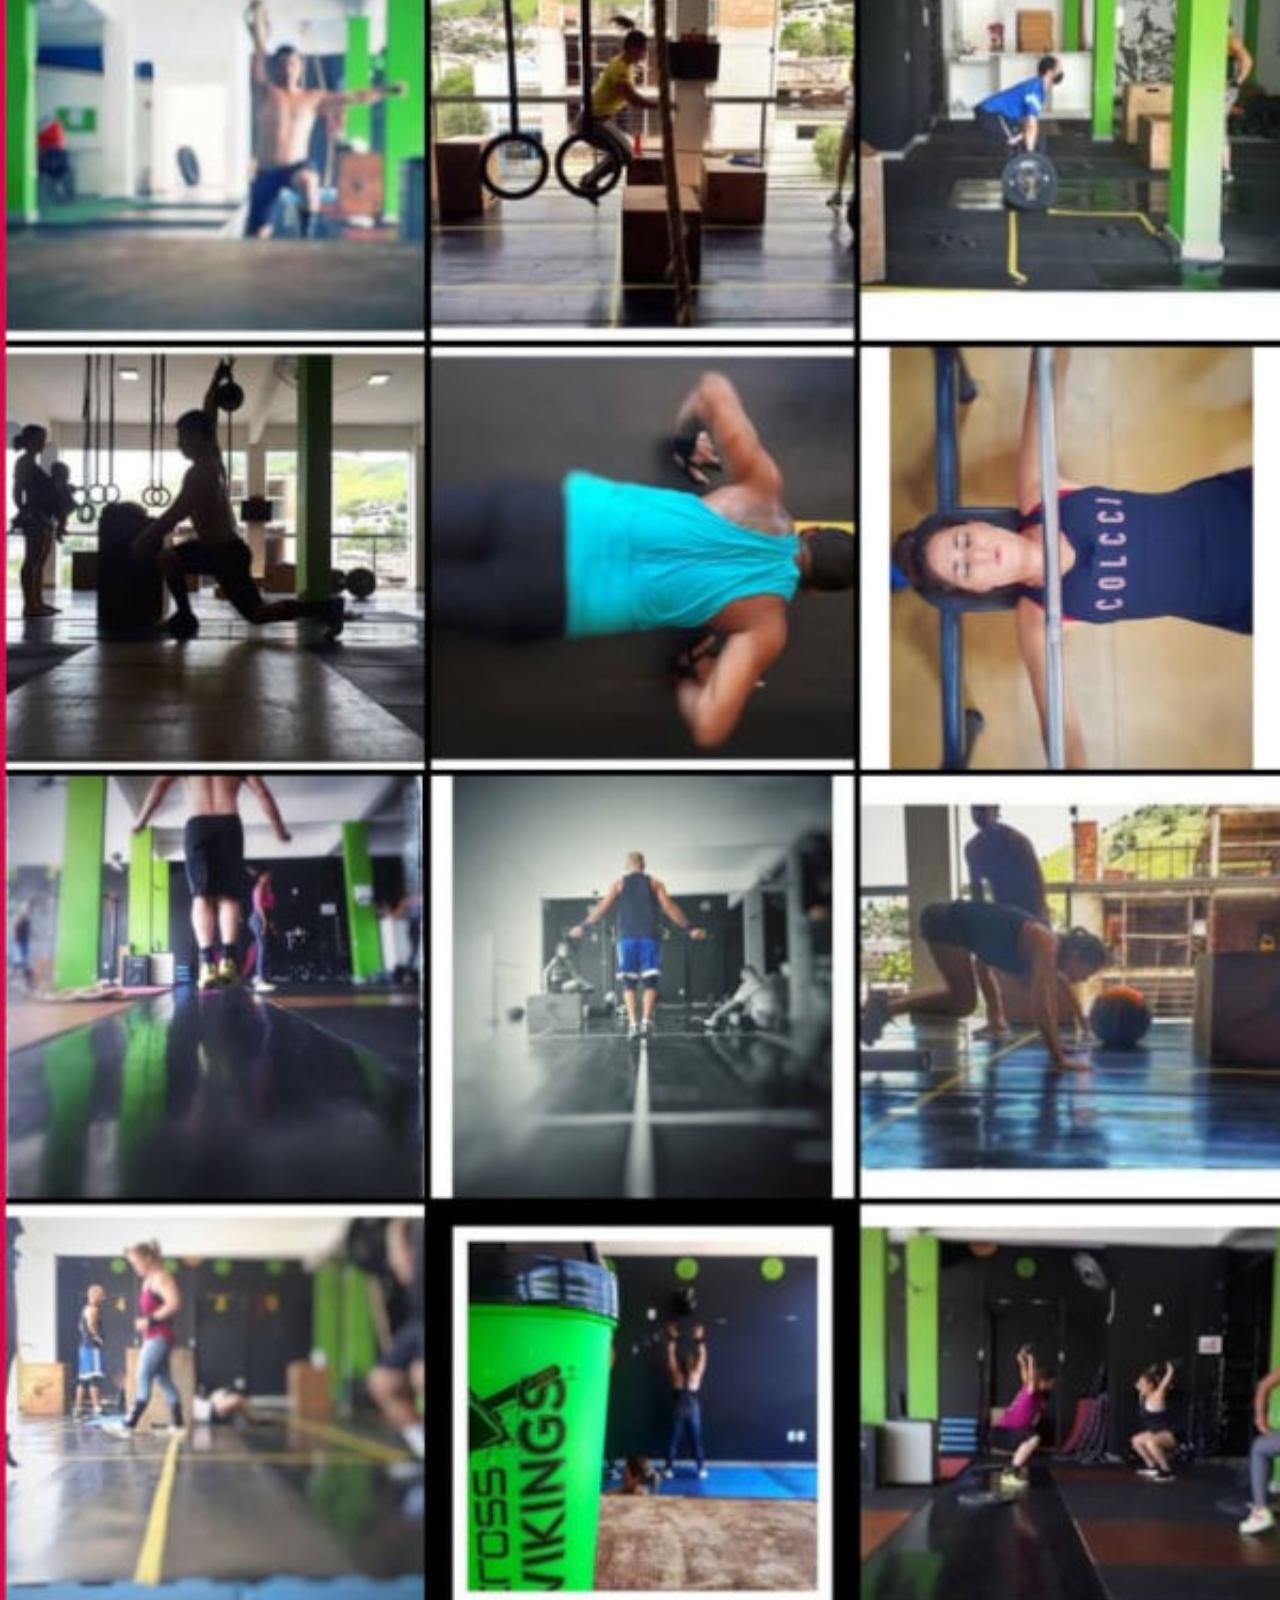
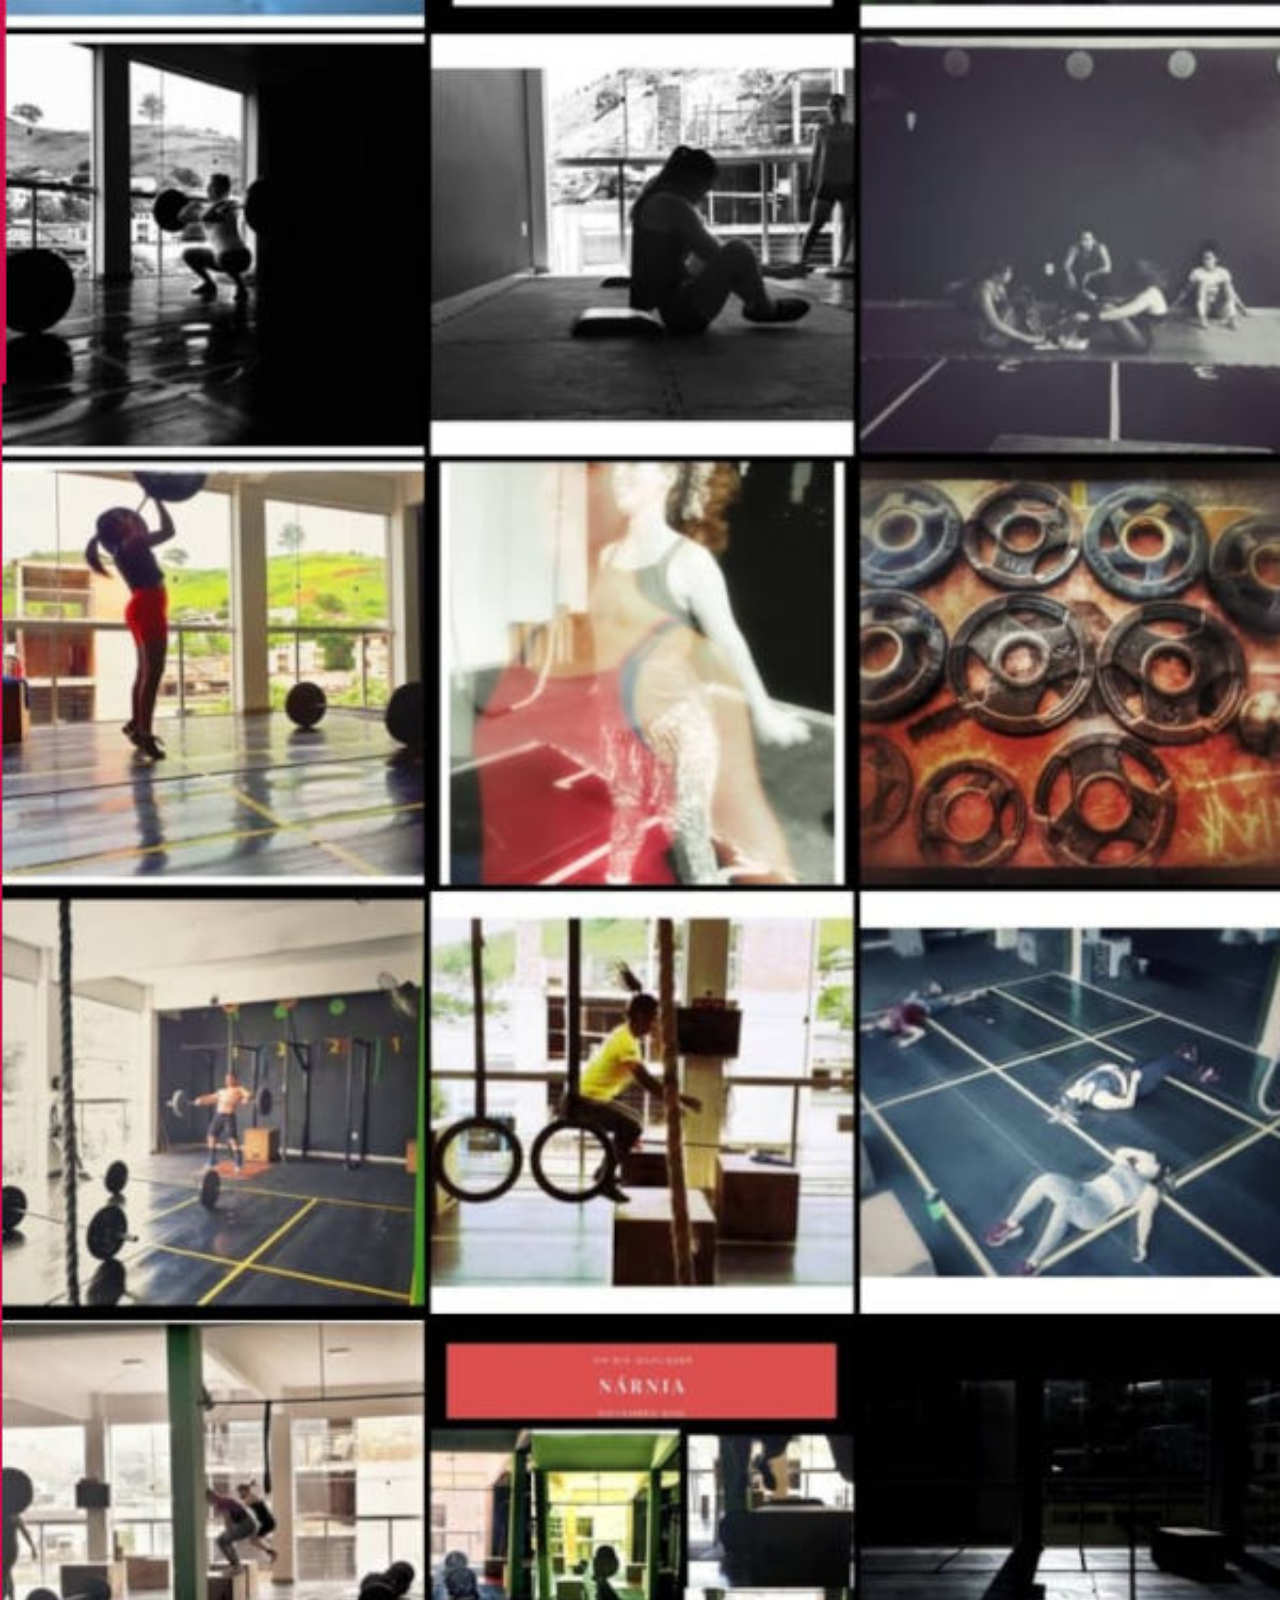
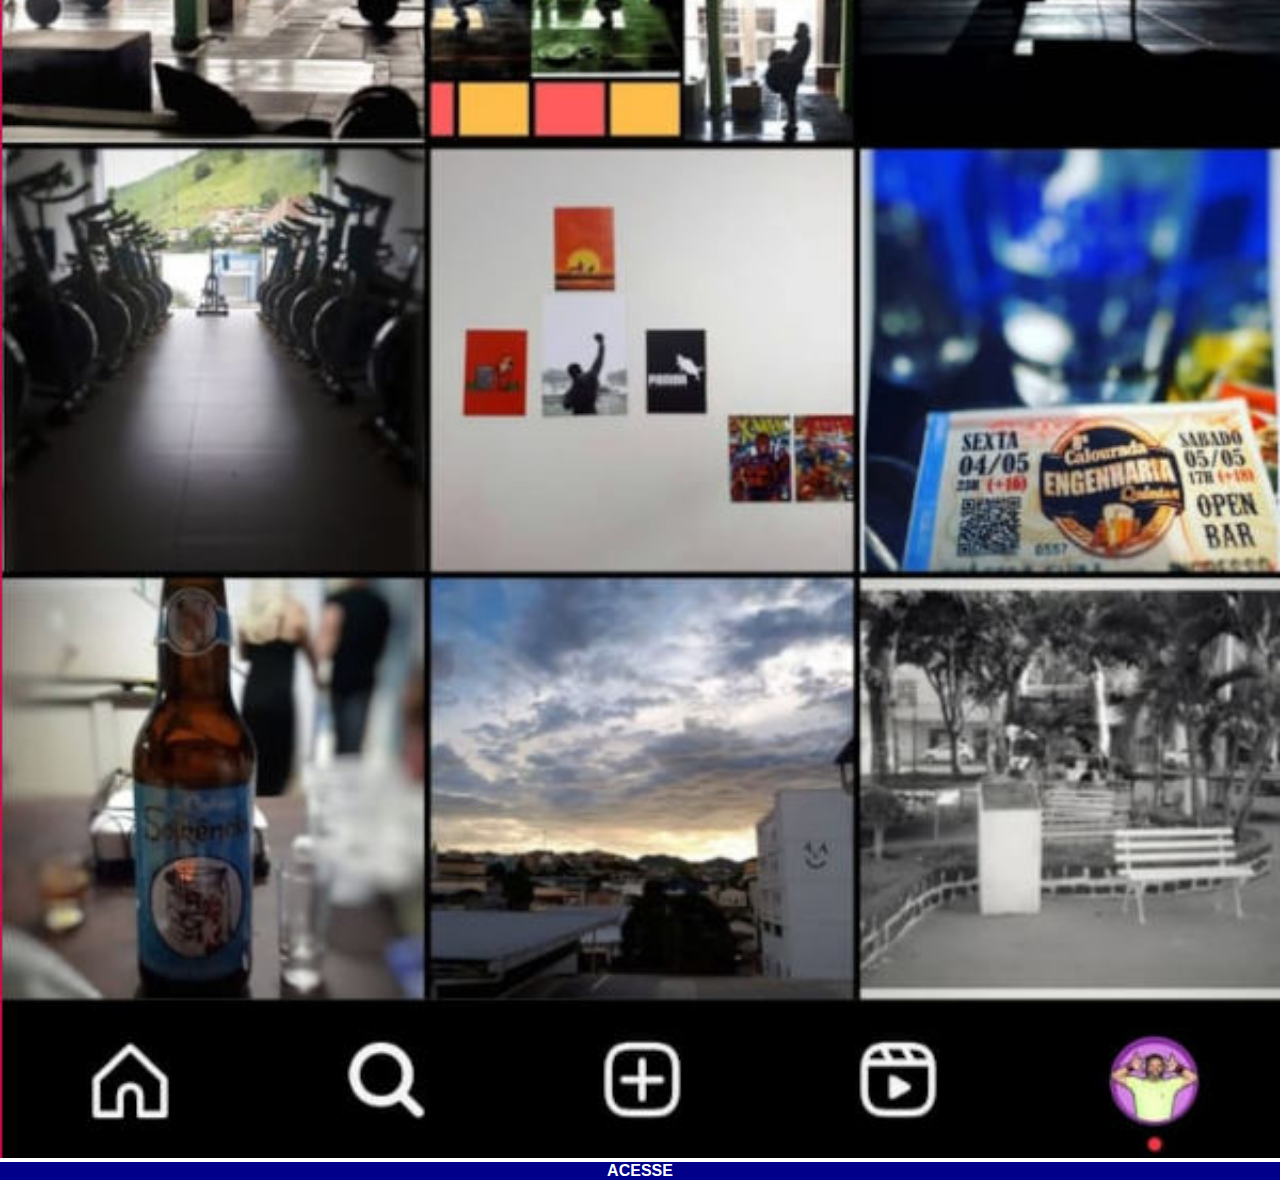
<file: projeto Redes Sociais/instagram.html>
<!DOCTYPE html>
<html lang="pt-br">
<head>
    <meta charset="UTF-8">
    <meta name="viewport" content="width=device-width, initial-scale=1.0">
    <title>instagram</title>
    <link rel="stylesheet" href="../projeto Redes Sociais/Estilos/social.css">
</head>

<body>
    <img src="imagens/tela-minstagram.jpg" alt="instagram">
    <a href="https://www.instagram.com/estudio.imaginario.fr/" target="_blank">ACESSE</a>
</body>
</html>
</file>
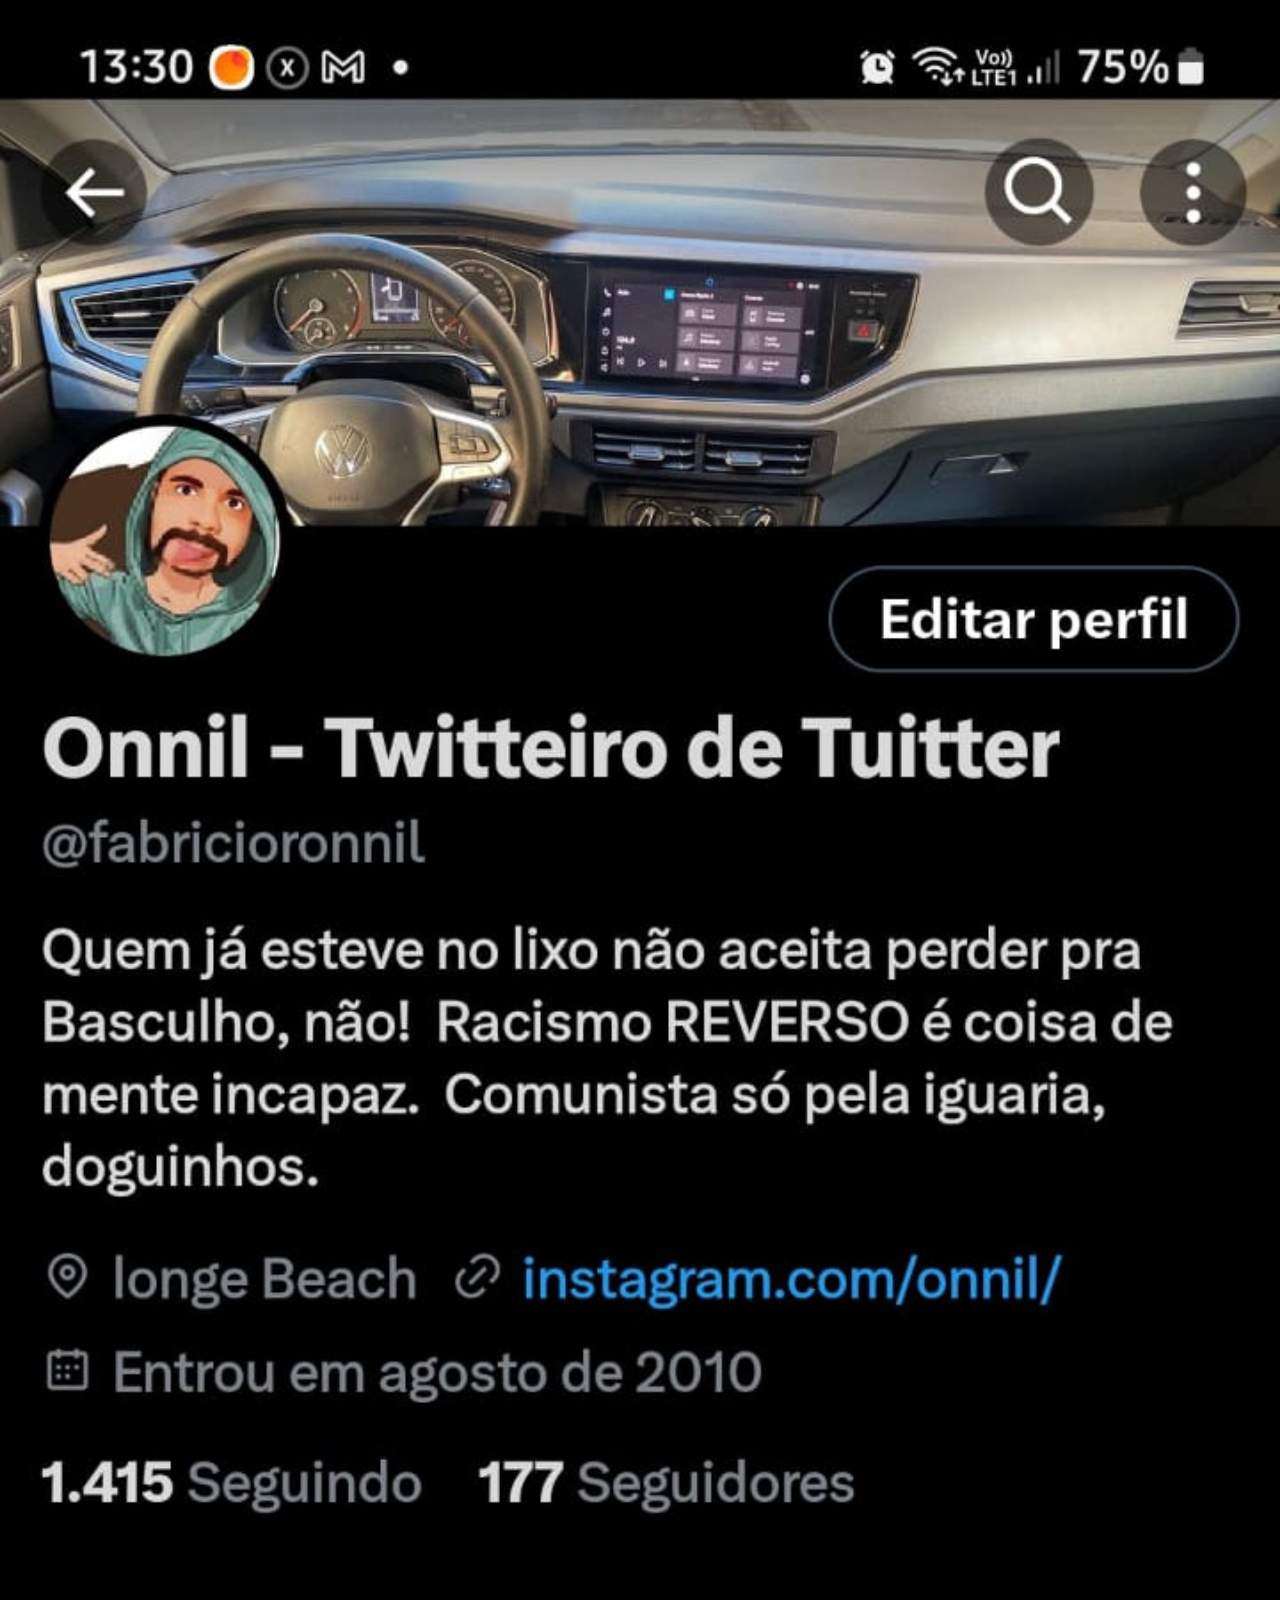
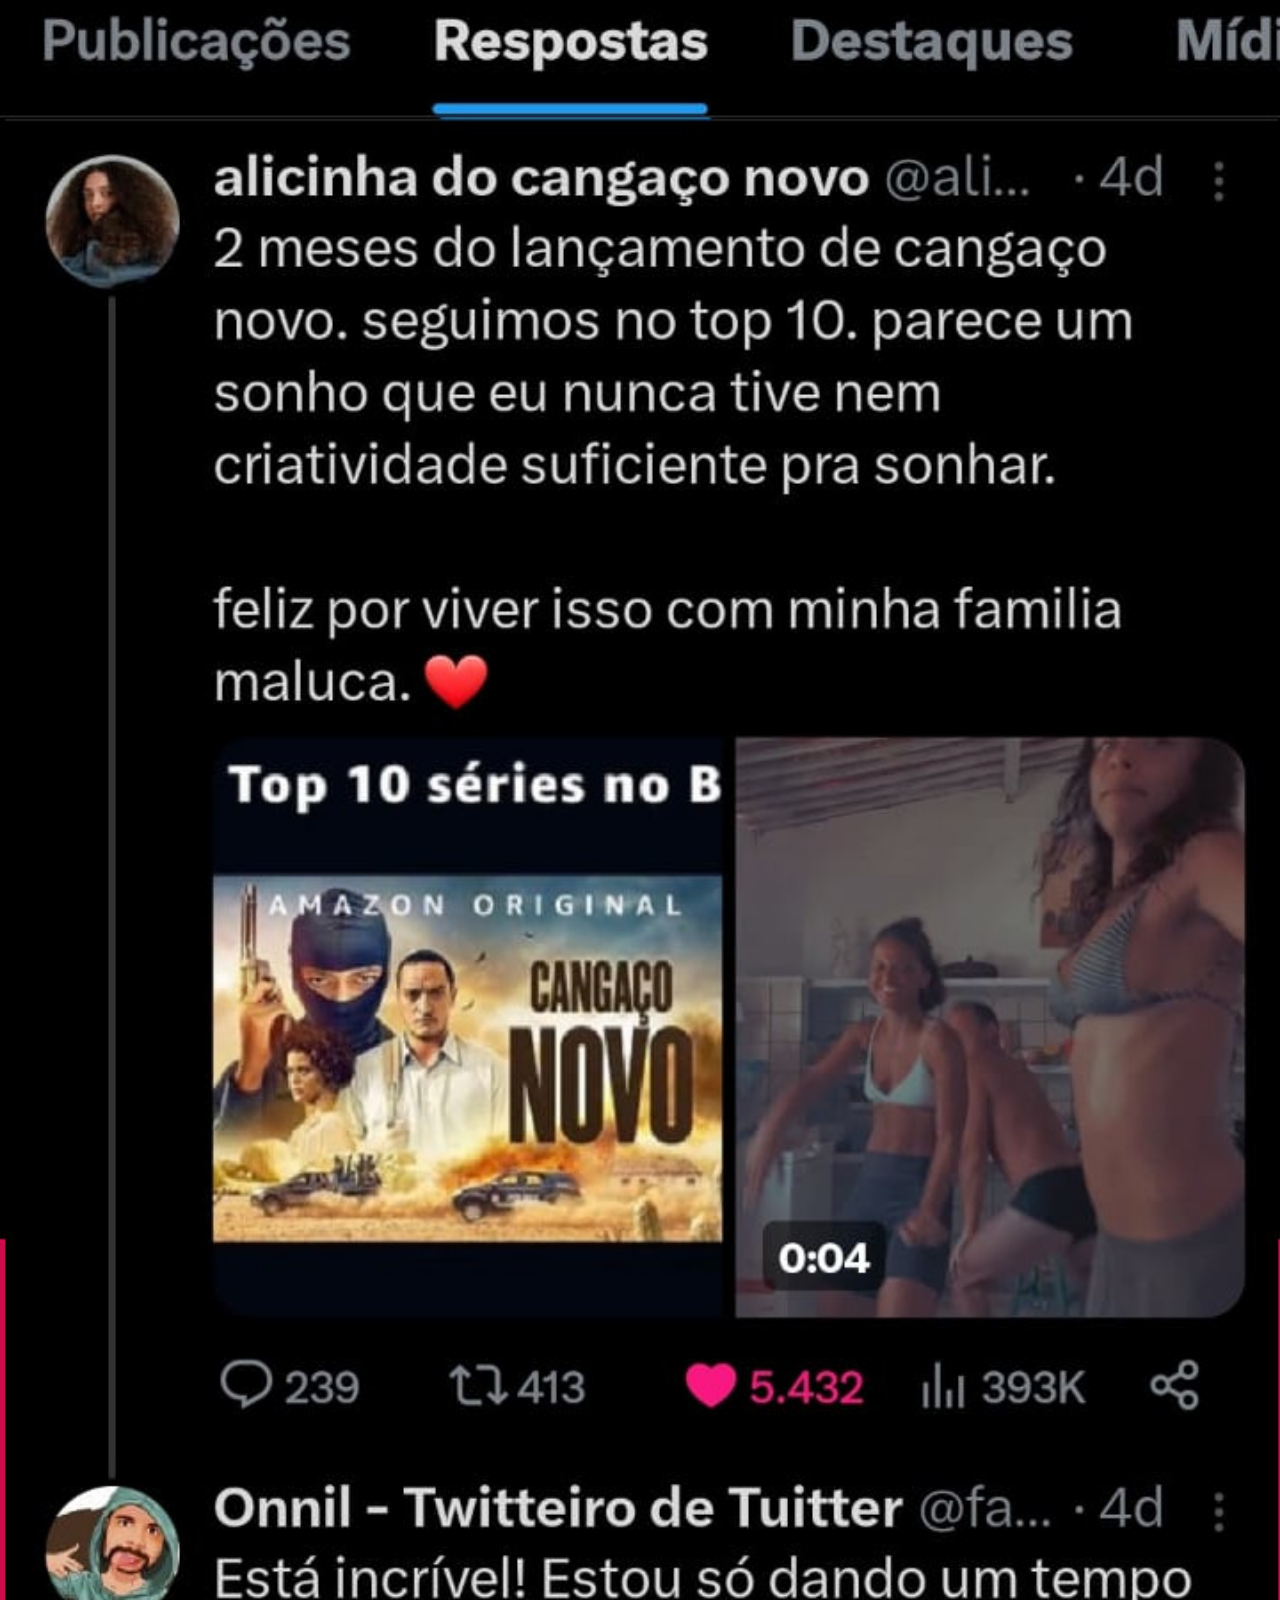
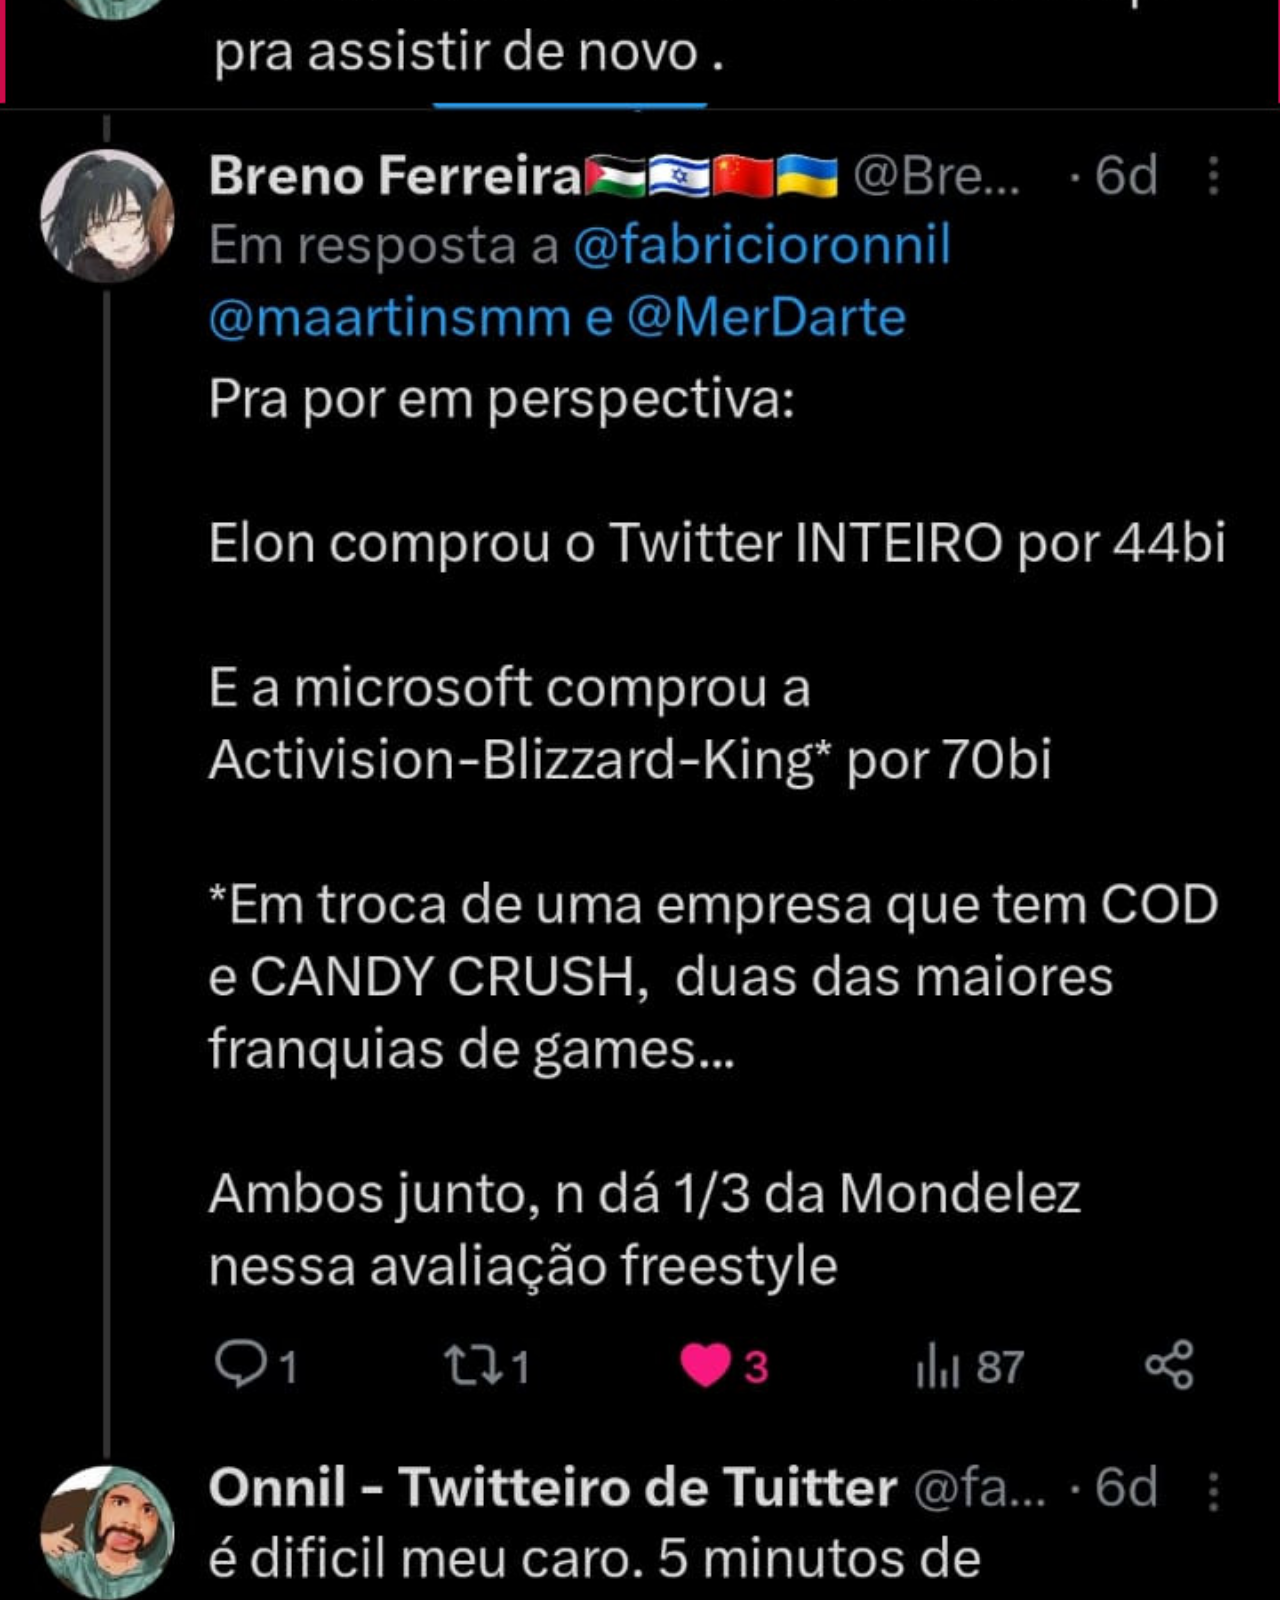
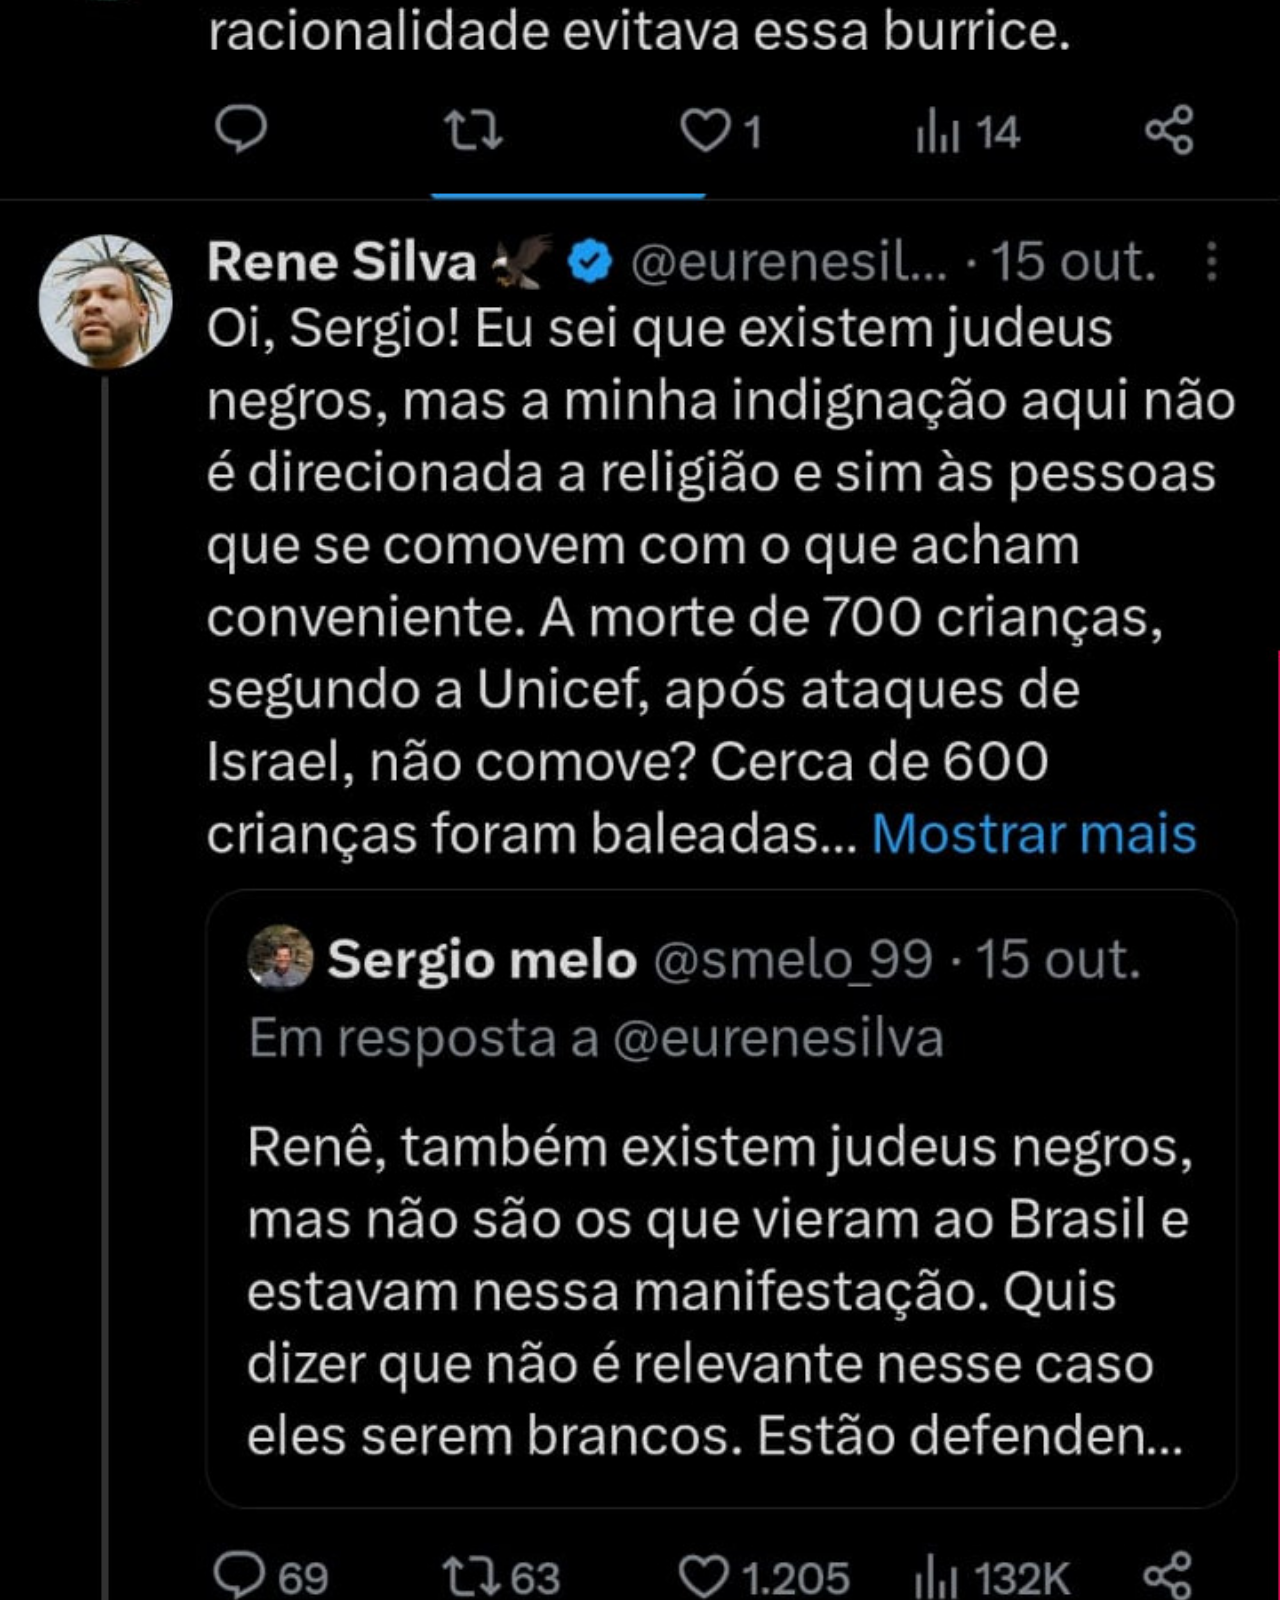
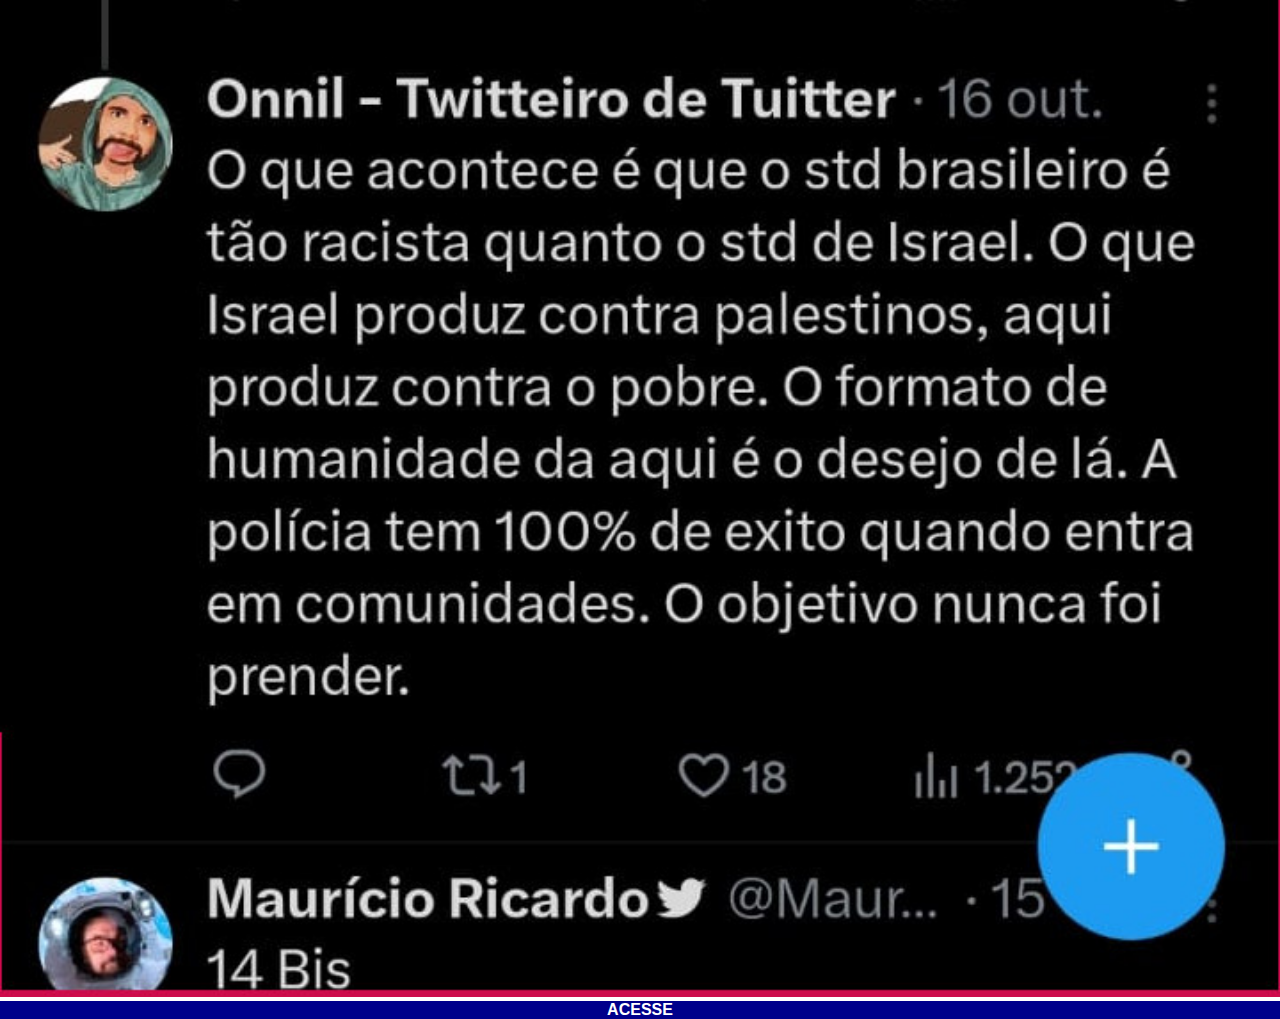
<file: projeto Redes Sociais/twitter.html>
<!DOCTYPE html>
<html lang="pt-br">
<head>
    <meta charset="UTF-8">
    <meta name="viewport" content="width=device-width, initial-scale=1.0">
    <title>twitter</title>
    <link rel="stylesheet" href="../projeto Redes Sociais/Estilos/social.css">
</head>

<body>
    <img src="imagens/tela-twiter-2.jpg" alt="twitter">
    <a href="https://twitter.com/fabricioronnil" target="_blank">ACESSE</a>
</body>
</html>
</file>
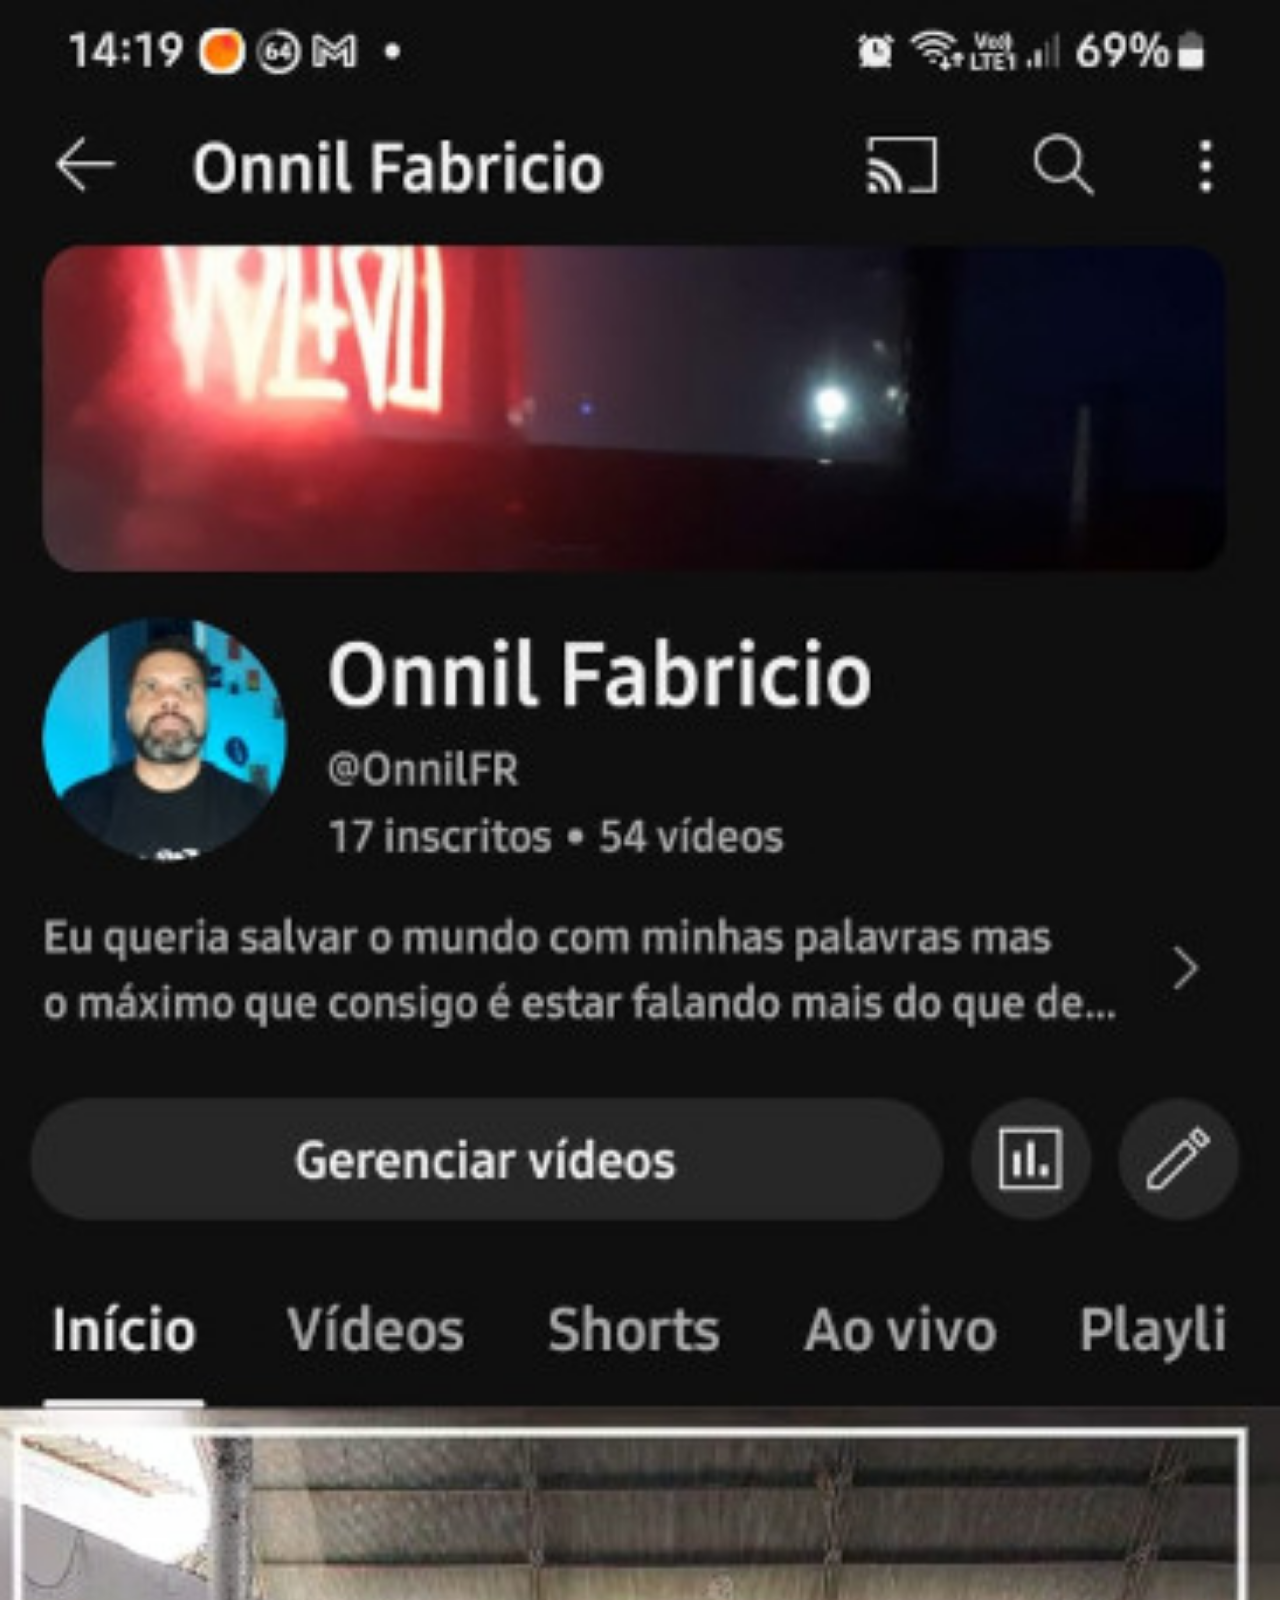
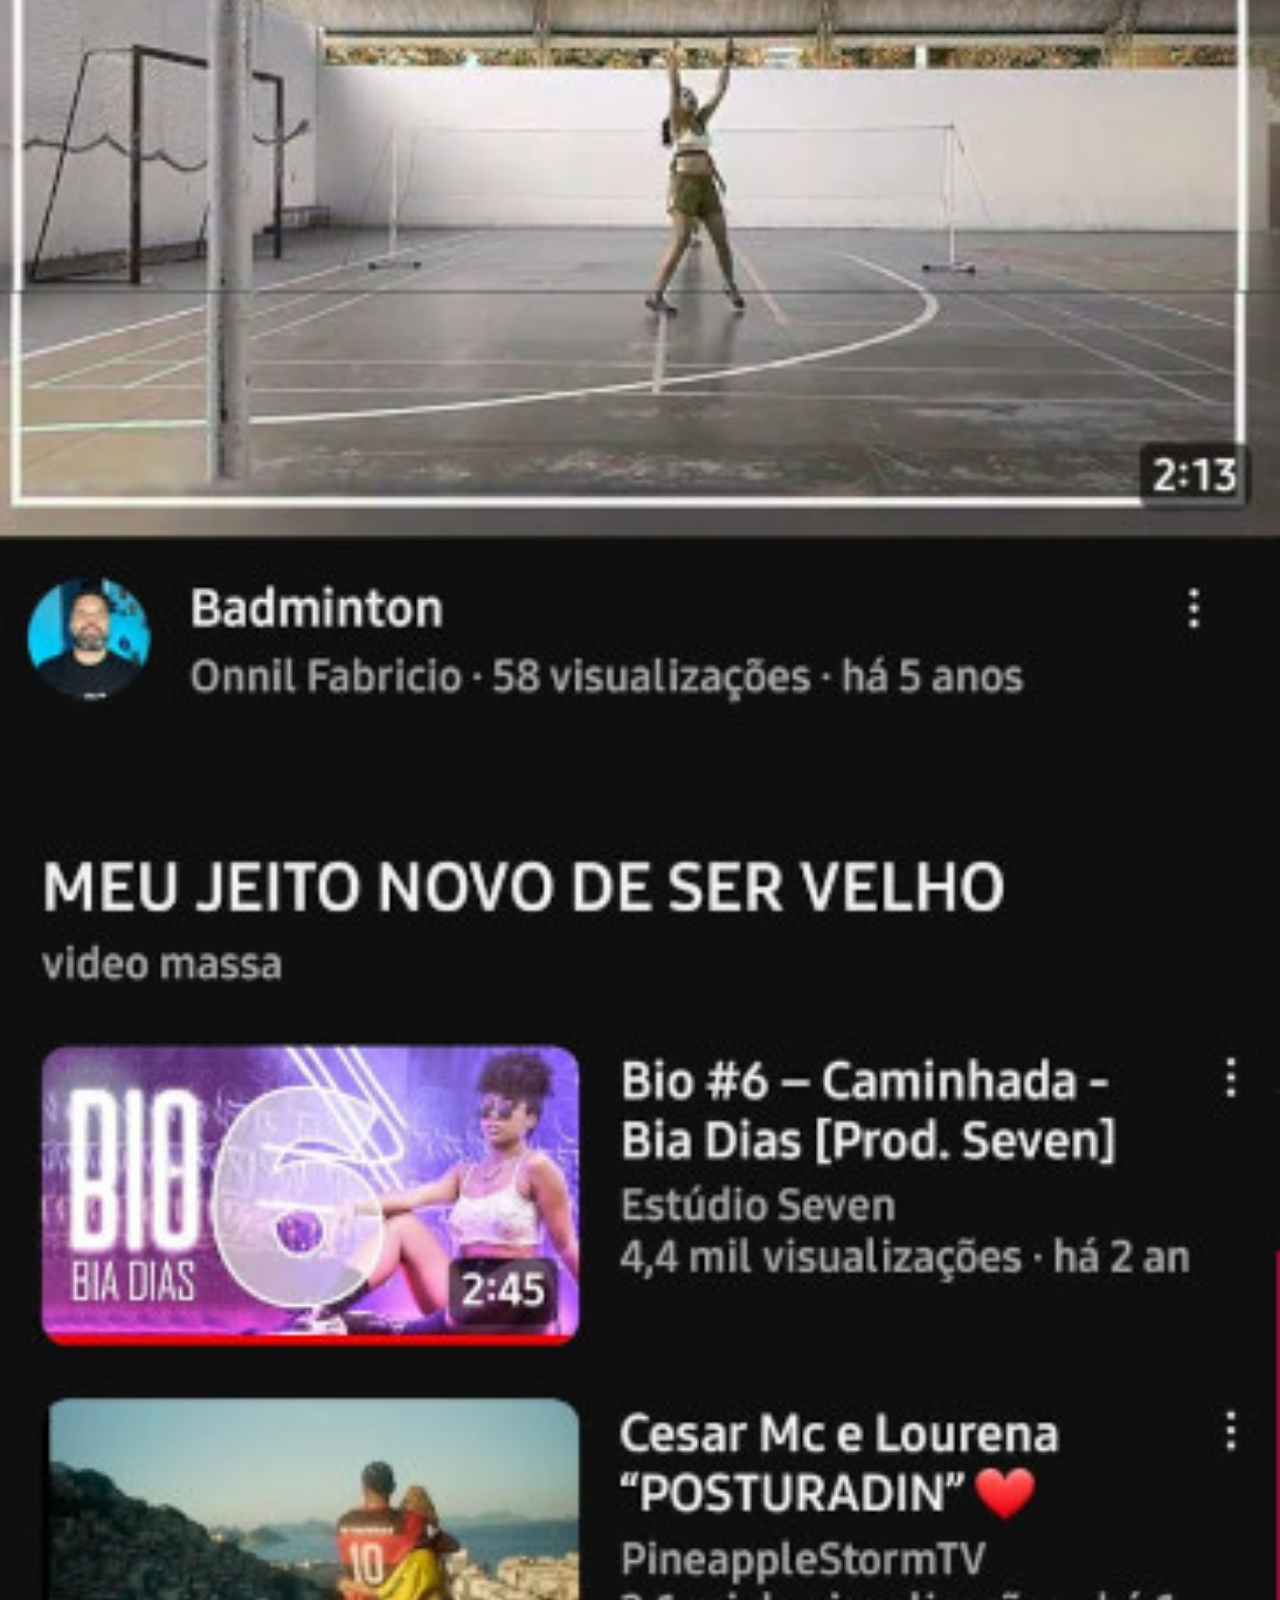
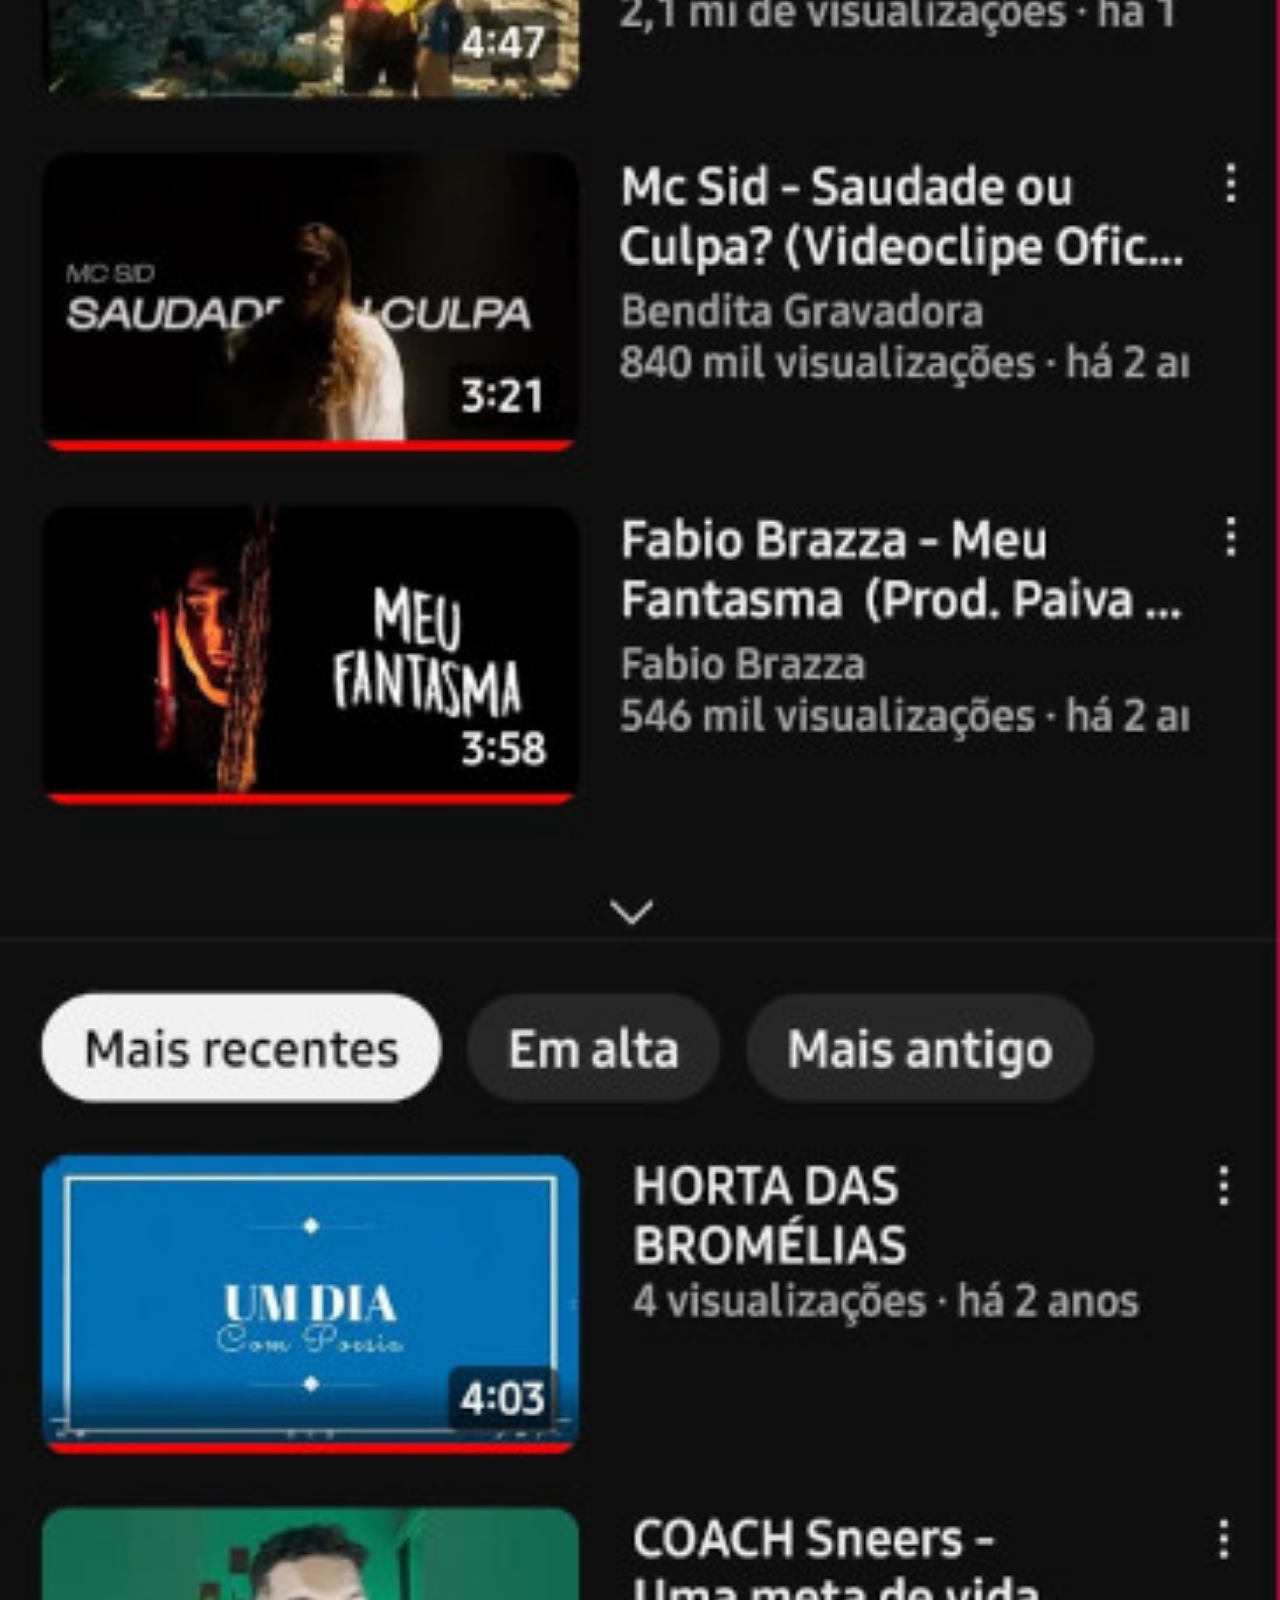
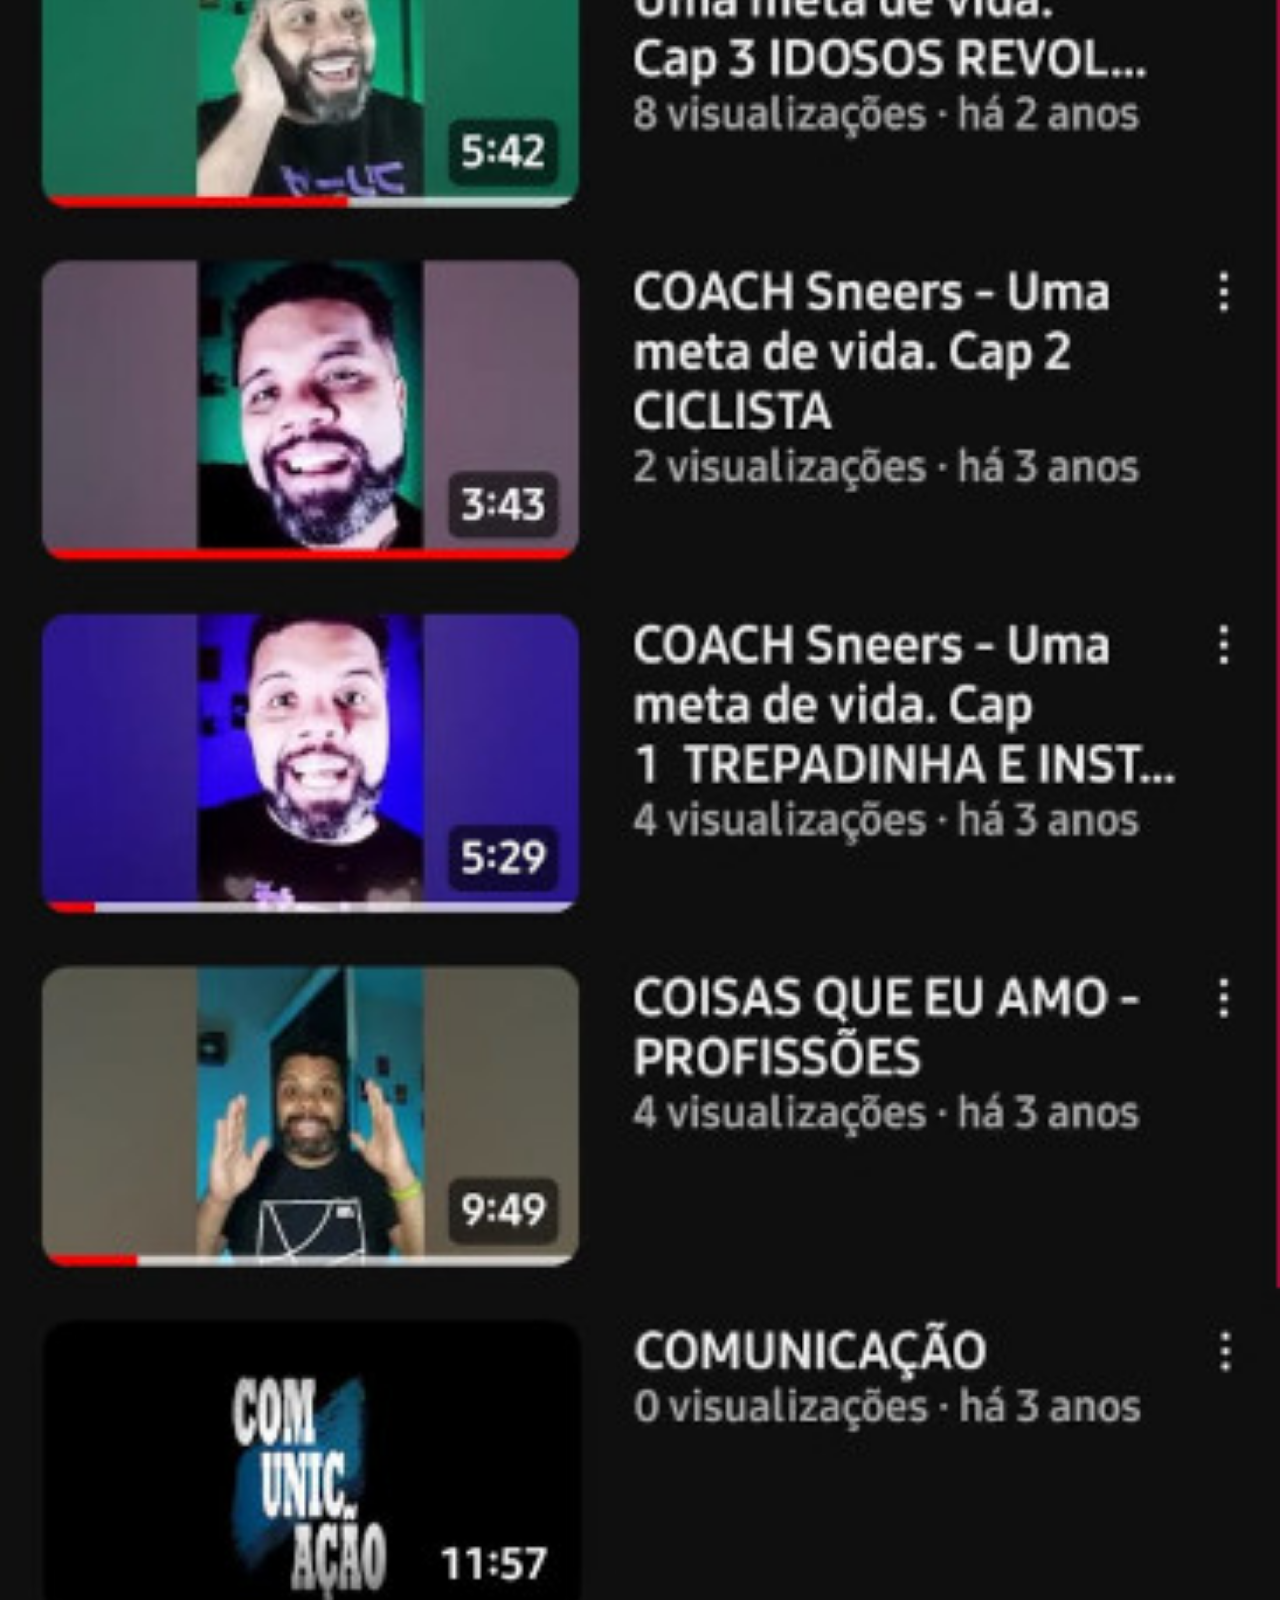
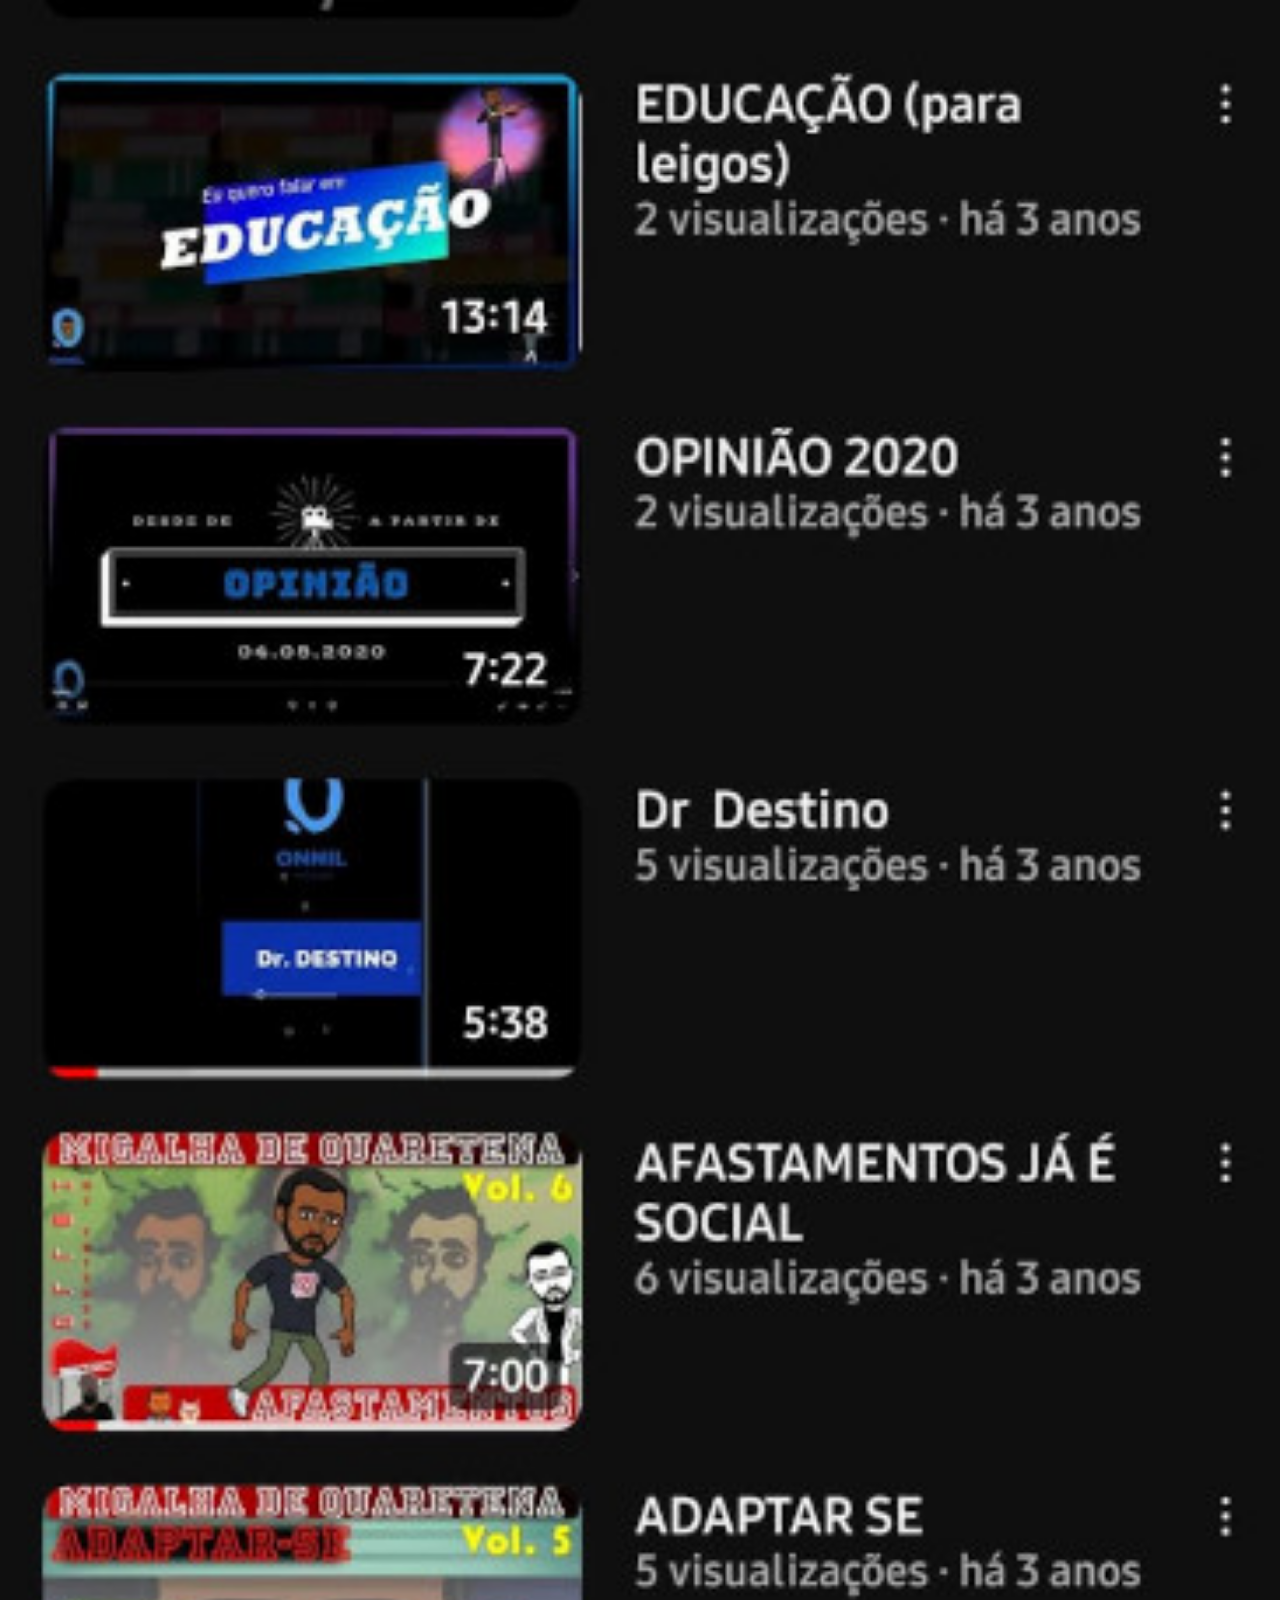
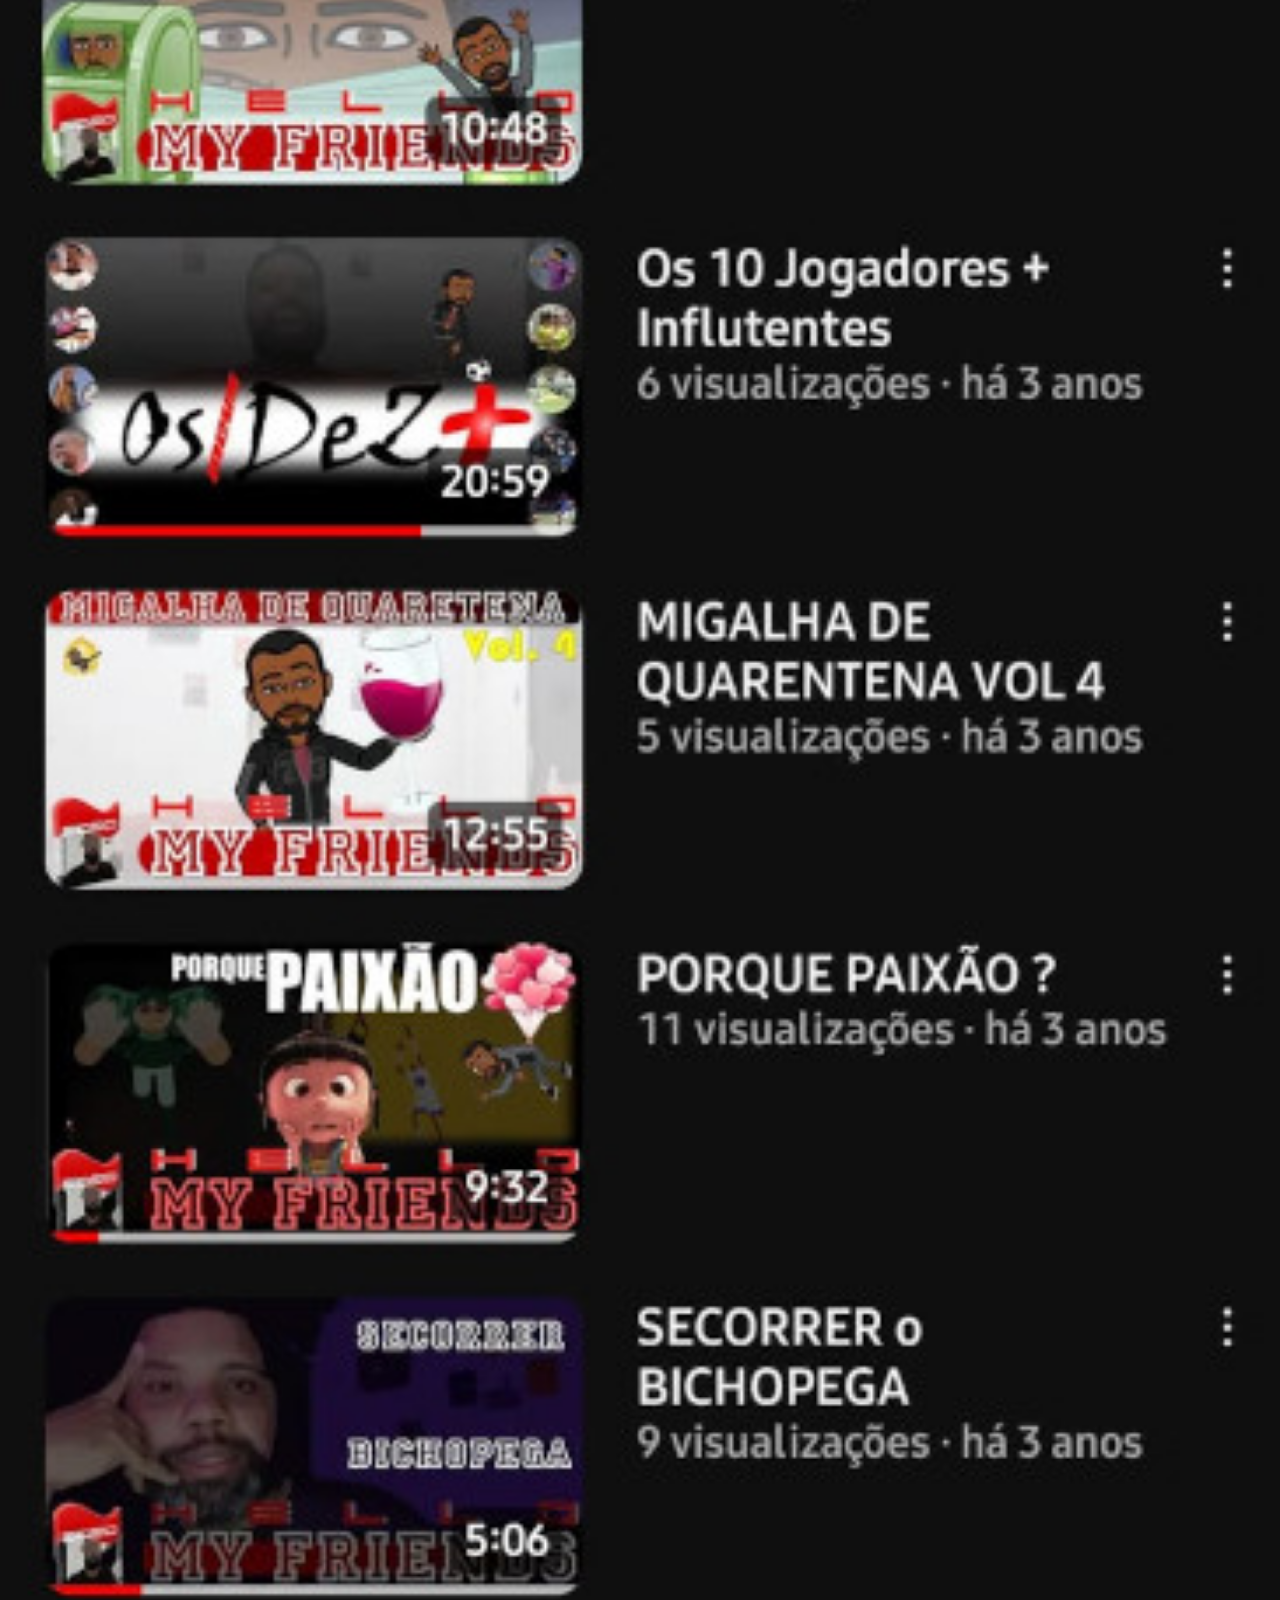
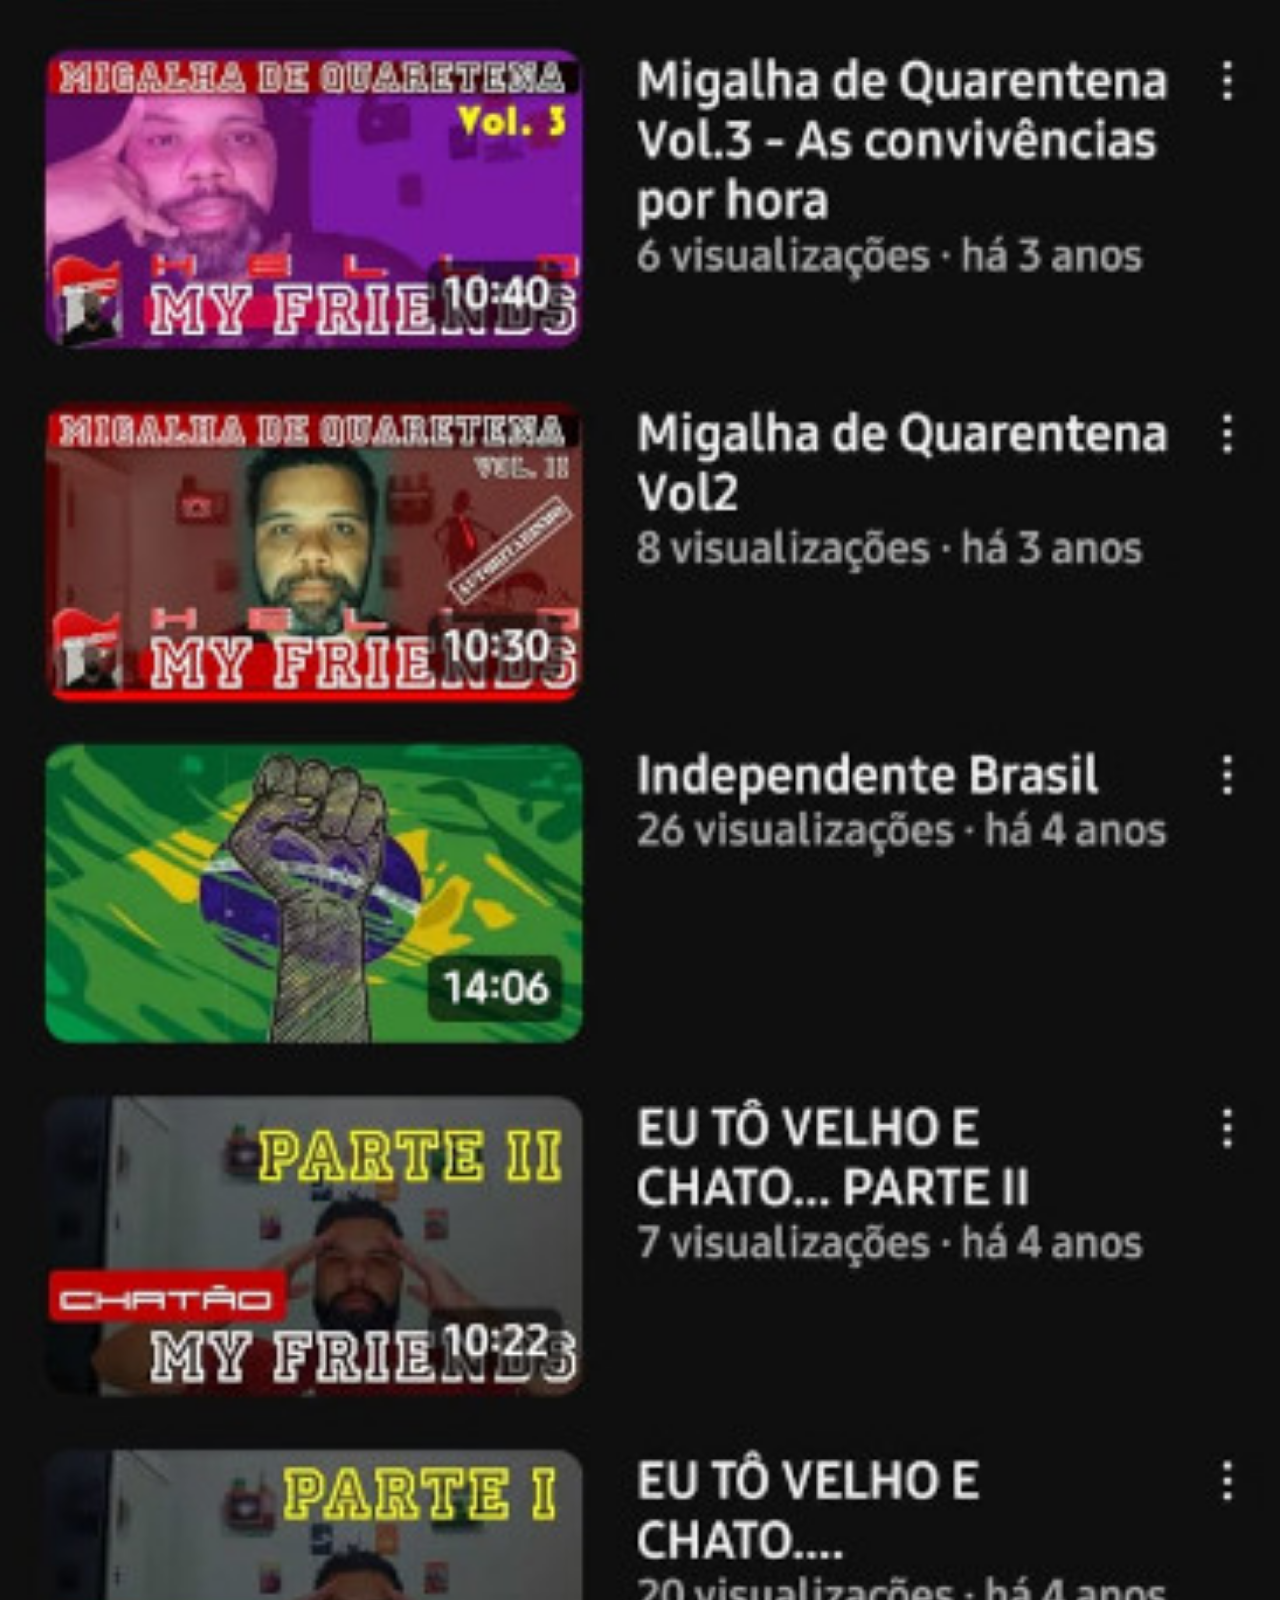
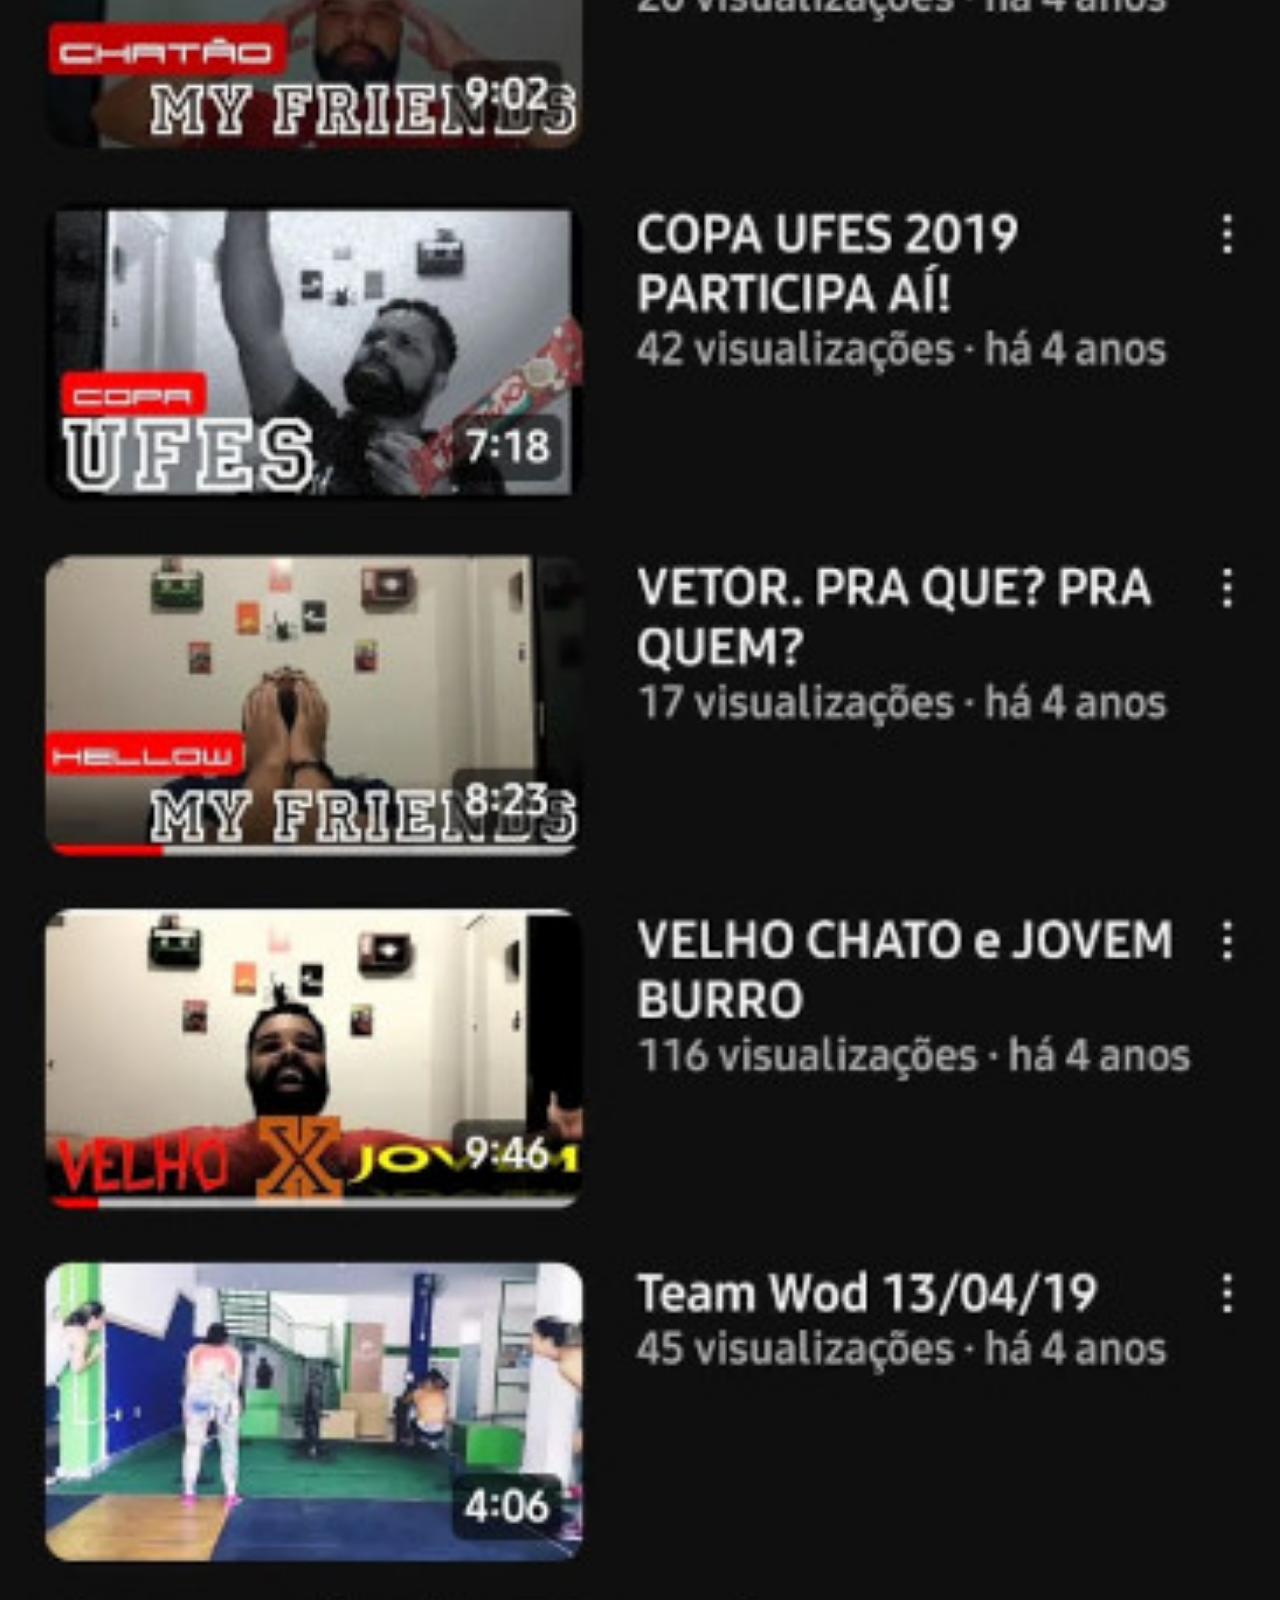
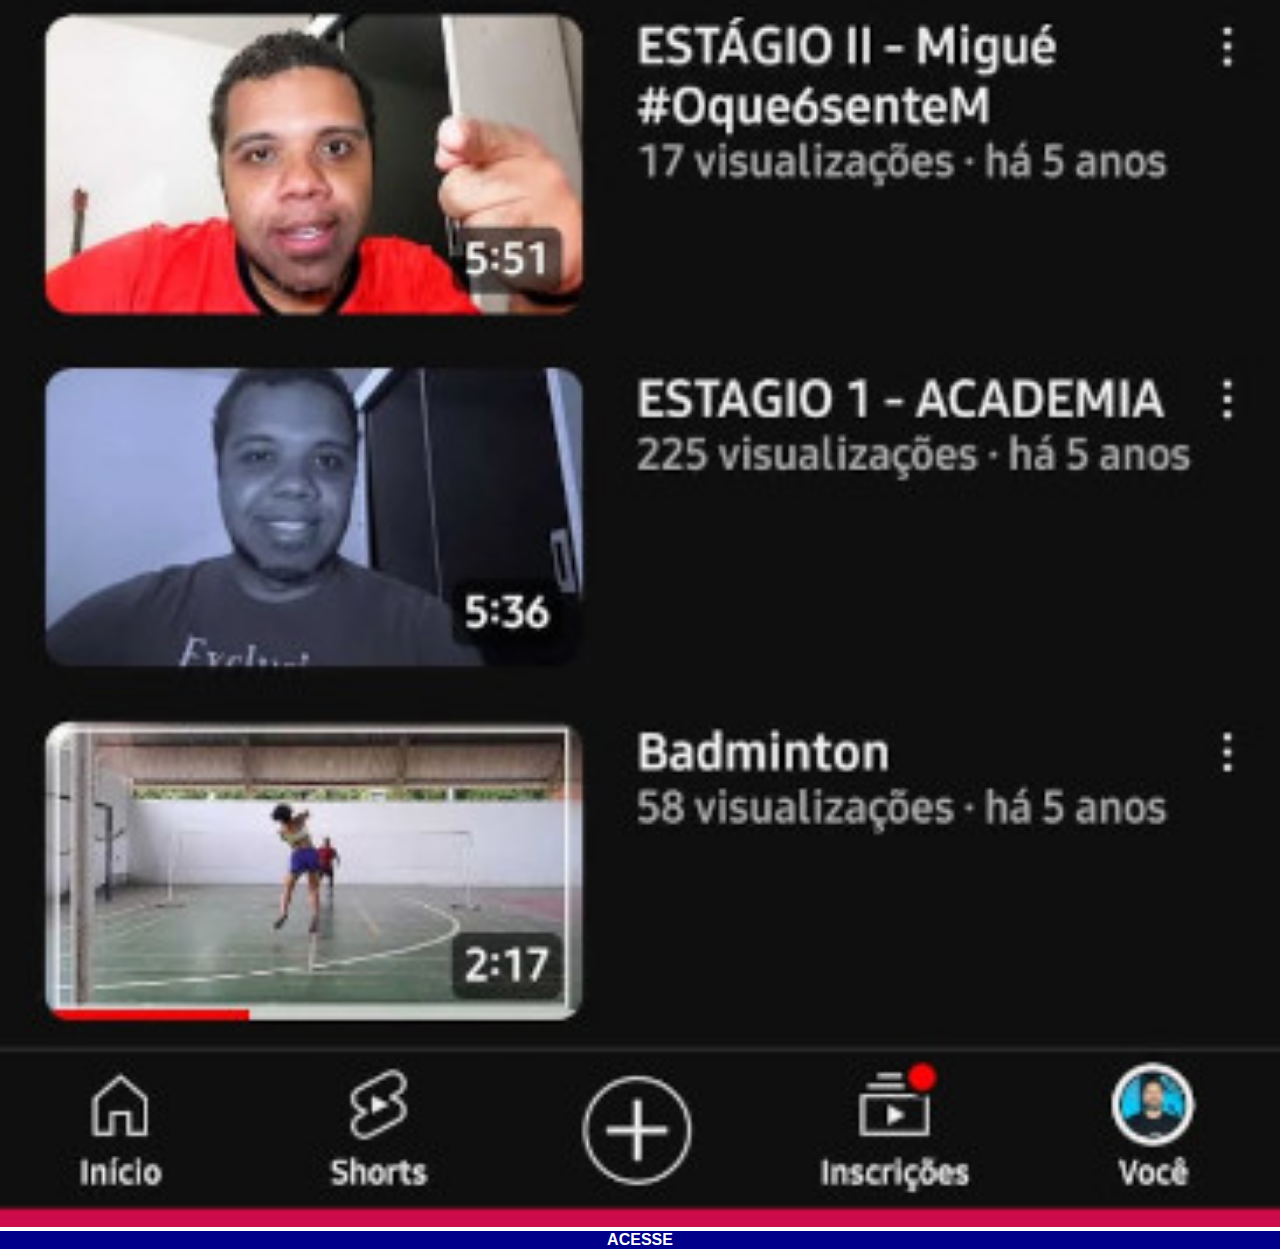
<file: projeto Redes Sociais/youtube.html>
<!DOCTYPE html>
<html lang="pt-br">
<head>
    <meta charset="UTF-8">
    <meta name="viewport" content="width=device-width, initial-scale=1.0">
    <title>YOUTUBE</title>
    <link rel="stylesheet" href="../projeto Redes Sociais/Estilos/social.css">
</head>

<body>
    <img src="imagens/tela-youtube2.jpg" alt="Youtube">
    <a href="https://www.youtube.com/channel/UCjx4ZuOM74hCGEwx3sQX_aQ" target="_blank">ACESSE</a>
</body>
</html>
</file>
<file: Estilos/style.css>
@charset "UTF-8";

*{
    margin: 0px;
    padding: 0px;
    font-family: Arial, Helvetica, sans-serif;
}

html, body {
    height: 100vh;
    width: 100vw;
    background-color: black;
    background: url('../imagens/fundo\ preto.webp') no-repeat top center;
    background-size: cover;
    background-attachment: fixed;
}

main {
    height: 100vh;
    position: relative;    
}

section#telefone {
    position: absolute;
    top: 50%;
    left: 50%;
    transform: translate(-50%, -50%);

    height: 627px;
    width: 311px;
    background: url('../imagens/frame-iphone.png') no-repeat;
}
iframe#tela {
    position: relative;
    top: 80px;
    left: 22px;
    width: 269px;
    height: 471px;
}

section#redes-sociais {
    text-align: right;
}

section#redes-sociais, img {
    width: 50px;
    height: 50px;
    margin: 10px;
    border-radius: 50%;
    box-shadow: 2px 2px 5px rgba(0, 0, 0, 0.400);
    box-sizing: border-box;
}

section#redes-sociais img:hover {
    border: 2px solid gold;
    transform: translate(-3px, -3px);
    box-shadow: 5px 5px 10px rgba(0, 0, 0, 0.61);
    transition: transform 0.3s, border 0.4s;
}
</file>
<file: Estilos/social.css>
@charset "UTF-8";


    * {
        margin: 0px;
        padding: 0px;
        font-family: Arial, Helvetica, sans-serif;
    }

    ::-webkit-scrollbar {
        width: 0px;
        height: 0px;
    }
    img {
            width: 100vw;    }
    a {
        display: block;
        background-color: darkblue;
        color: white;
        text-align: center;
        font-weight: bolder;
        text-decoration: none;
    }
    a:hover {
        background-color: blue;
    }
</file>
<file: projeto Redes Sociais/Estilos/social.css>
@charset "UTF-8";


    * {
        margin: 0px;
        padding: 0px;
        font-family: Arial, Helvetica, sans-serif;
    }

    ::-webkit-scrollbar {
        width: 0px;
        height: 0px;
    }
    img {
            width: 100vw;    }
    a {
        display: block;
        background-color: darkblue;
        color: white;
        text-align: center;
        font-weight: bolder;
        text-decoration: none;
    }
    a:hover {
        background-color: blue;
    }
</file>
